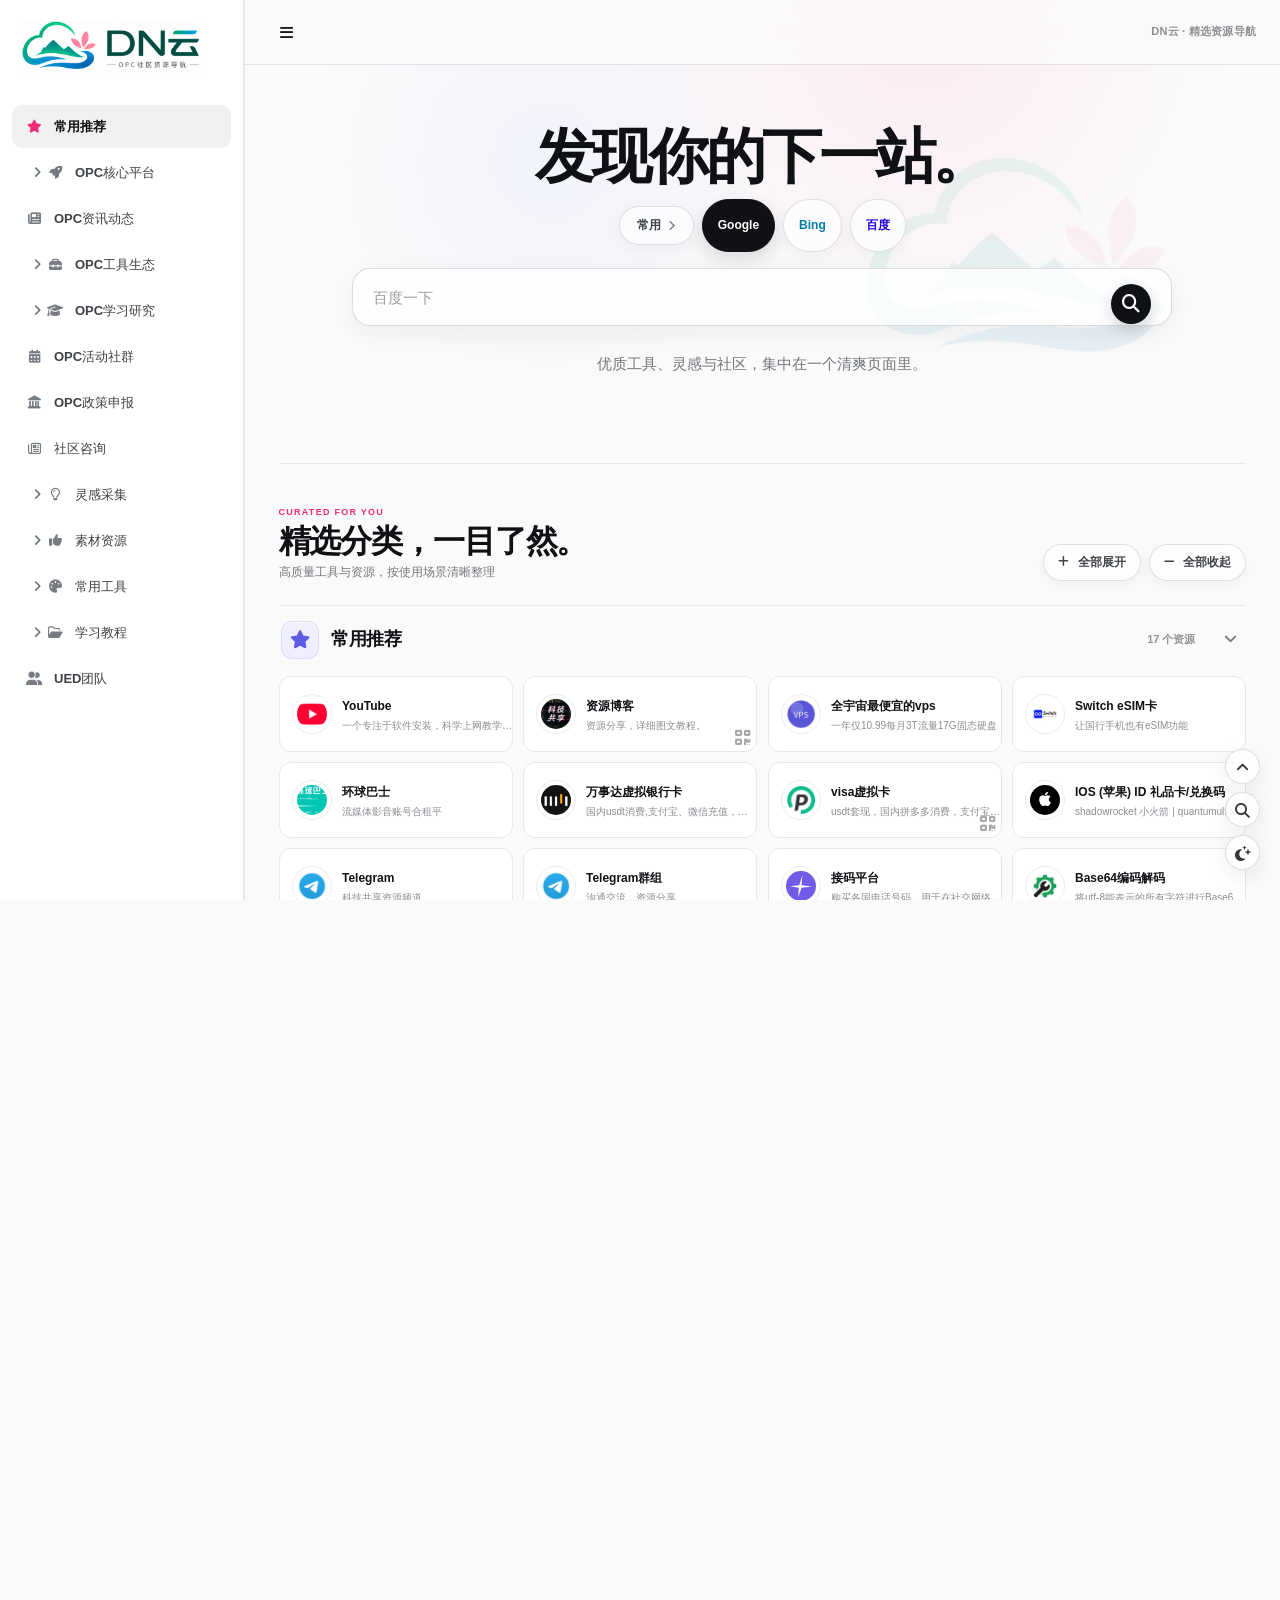
<file: index.html>
<!doctype html><html lang=zh-CN><head><meta name=generator content="Hugo 0.164.0"><meta name=google-adsense-account content="ca-pub-7982305875180871"><meta name=google-site-verification content="m_2TxnVm-iv571sl3xM-gZfbBIJLT-brmzoUzK9-9FE"><meta charset=UTF-8><meta name=viewport content="width=device-width,initial-scale=1,minimum-scale=1,maximum-scale=1,user-scalable=no"><title>DN云导航站</title><meta name=theme-color content="#2C2E2F"><meta name=keywords content="网址导航,webstack,hugo,vpn,科学上网，免费节点，爱分享，科技共享"><meta name=description content="Webstack Hugo版主题,网址导航"><meta property="og:type" content="article"><meta property="og:url" content><meta property="og:title" content><meta property="og:description" content><meta property="og:image" content><meta property="og:site_name" content><link rel="shortcut icon" href=./images/favicon.png><link rel=apple-touch-icon href=./images/app-ico.png><link rel=stylesheet id=font-awesome-css href='./css/font-awesome.min.css?ver=6.5.1' type=text/css media=all><link rel=stylesheet id=bootstrap-css href='./css/bootstrap.css?ver=3.4.1' type=text/css media=all><link rel=stylesheet id=nav-css href='./css/nav.css?ver=2.0.0' type=text/css media=all><link rel=stylesheet id=custom-css href=./css/custom.css type=text/css media=all><link rel=stylesheet id=instagram-light-preview-css href='./css/instagram-light-preview.css?v=20260712-5' type=text/css media=all><script type=text/javascript src=./js/jquery-1.11.1.min.js></script></head><body class="page-body white"><div class=page-container><div class="sidebar-menu toggle-others fixed"><div class=sidebar-menu-inner><header class=logo-env><div class=logo><a href=./ class=logo-expanded><span class=brand-logo-crop><img src="./images/dnyun-brand-logo.png?v=20260712" alt="DN云 OPC社区资源导航"></span>
</a><a href=./ class=logo-collapsed><span class=brand-logo-icon-crop><img src="./images/dnyun-brand-icon.png?v=20260712" alt=DN云></span></a></div><div class="mobile-menu-toggle visible-xs"><a href=# data-toggle=mobile-menu><i class="fa fa-bars"></i></a></div></header><ul id=main-menu class=main-menu><li><a href=#366a7288b80ec8882b88467447296837 class=smooth><i class="fa fa-star fa-fw"></i>
<span class=title>常用推荐</span></a></li><li><a><i class="fa fa-solid fa-rocket fa-fw"></i>
<span class=title>OPC核心平台</span></a><ul><li><a href=#bc6d93403e0d4b6e152e66bb7ad84635 class=smooth>综合服务平台</a></li><li><a href=#96b5508b17487b1d0b2def25daf61b29 class=smooth>社区运营方</a></li></ul></li><li><a href=#eece01fb45a383cba5bdfe2c8248f02c class=smooth><i class="fa fa-solid fa-newspaper fa-fw"></i>
<span class=title>OPC资讯动态</span></a></li><li><a><i class="fa fa-solid fa-toolbox fa-fw"></i>
<span class=title>OPC工具生态</span></a><ul><li><a href=#8e8f34f13fa98afe0698b703ce8c48c0 class=smooth>AI智能体平台</a></li><li><a href=#3d7793344af6ae29d9d9b5e040ff32e7 class=smooth>算力与云服务</a></li><li><a href=#ba14e132c2e55f26418062024a46843a class=smooth>创业服务</a></li></ul></li><li><a><i class="fa fa-solid fa-graduation-cap fa-fw"></i>
<span class=title>OPC学习研究</span></a><ul><li><a href=#22416ffb229f8364fc6bcb3ac0e2e840 class=smooth>研究报告</a></li><li><a href=#97f0f6020d6e5e3a927bae40589ae112 class=smooth>入门指南</a></li><li><a href=#07cb673671151c2d6920e2a4d04248ca class=smooth>培训课程</a></li></ul></li><li><a href=#d47b9fc544a8f538e4234becd8009281 class=smooth><i class="fa fa-solid fa-calendar-days fa-fw"></i>
<span class=title>OPC活动社群</span></a></li><li><a href=#9bf84d2671d2d81503883e3f33ccecec class=smooth><i class="fa fa-solid fa-landmark fa-fw"></i>
<span class=title>OPC政策申报</span></a></li><li><a href=#092fbb6f773ffb5314a852a38664a2a1 class=smooth><i class="fa fa-regular fa-newspaper fa-fw"></i>
<span class=title>社区咨询</span></a></li><li><a><i class="fa fa-regular fa-lightbulb fa-fw"></i>
<span class=title>灵感采集</span></a><ul><li><a href=#84abd2cbbaf4218b38d2dd79ca70dc92 class=smooth>发现产品</a></li><li><a href=#570e5ec34a88b89290e10556e7334e08 class=smooth>界面灵感</a></li><li><a href=#371e1f152a570c6d187fbca96ae3fa20 class=smooth>网页灵感</a></li></ul></li><li><a><i class="fa fa-thumbs-up fa-fw"></i>
<span class=title>素材资源</span></a><ul><li><a href=#7866a35b09d466b9cf0295af54d30d53 class=smooth>图标素材</a></li><li><a href=#81714483f39f647dd47ea0746f5b0cf5 class=smooth>LOGO设计</a></li><li><a href=#ff65f7f9721757bf11b0b0c95f1b9446 class=smooth>平面素材</a></li><li><a href=#5ba52971ac84c13888c9a25d4097f481 class=smooth>UI资源</a></li><li><a href=#18d5632b4265eb1f90a8cfb63b0c3978 class=smooth>Sketch资源</a></li><li><a href=#722d3693fc0b9344bb46ee220beac1b6 class=smooth>字体资源</a></li><li><a href=#63467bab109c709f4d915aca5d66f475 class=smooth>Mockup</a></li><li><a href=#66ea037d18426db99a0cf27e055e9470 class=smooth>摄影图库</a></li><li><a href=#113a0a745b4169af0f7646269c12ae66 class=smooth>PPT资源</a></li></ul></li><li><a><i class="fa fa-palette fa-fw"></i>
<span class=title>常用工具</span></a><ul><li><a href=#4fbc8ba07df90bae306d8e3b83fc5a21 class=smooth>图形创意</a></li><li><a href=#542c016a714d85715d206c8892fba01f class=smooth>界面设计</a></li><li><a href=#cc7b327bd059e5854b69251c2ebfc9f1 class=smooth>交互动效</a></li><li><a href=#31e51a60697ff3fb1d1c4934cce67921 class=smooth>在线配色</a></li><li><a href=#9c2232288caaa8ec40948cef6a786ac2 class=smooth>在线工具</a></li><li><a href=#f7b8f3b77e50bac34690a43288512f63 class=smooth>Chrome插件</a></li></ul></li><li><a><i class="fa fa-regular fa-folder-open fa-fw"></i>
<span class=title>学习教程</span></a><ul><li><a href=#33d3098041927a26a98ed4c6822c9687 class=smooth>设计规范</a></li><li><a href=#aec25b122d7aceb3dd3b64cf71858ed2 class=smooth>视频教程</a></li><li><a href=#a8179bf9aae5c39ae476d65d6abf348f class=smooth>设计文章</a></li><li><a href=#106407e0c6c09e7f5a88e8793b2a667a class=smooth>设计电台</a></li><li><a href=#6391e9b2feb55edffab42ccdff007499 class=smooth>交互设计</a></li></ul></li><li><a href=#8fd180b4952900ea6e000e30431bc4b6 class=smooth><i class="fa fa-user-group fa-fw"></i>
<span class=title>UED团队</span></a></li></ul></div></div><div class=main-content><nav class="navbar user-info-navbar" role=navigation><div class=navbar-content><ul class="user-info-menu left-links list-inline list-unstyled"><li class=hidden-xs><a href=# data-toggle=sidebar><i class="fa fa-bars"></i></a></li></ul></div></nav><div id=search class=s-search><div id=search-list class=hide-type-list><div class=s-type><span></span><div class="s-type-list animated fadeInUp"><label for=type-baidu>常用</label>
<label for=type-search>搜索</label>
<label for=type-br>工具</label>
<label for=type-zhihu>社区</label>
<label for=type-taobao1>生活</label>
<label for=type-zhaopin>求职</label></div></div><div class="search-group group-a"><span class=type-text>常用</span><ul class=search-type><li><input checked hidden type=radio name=type id=type-baidu value="https://www.baidu.com/s?wd=" data-placeholder=百度一下><label for=type-baidu><span style=color:#2100e0>百度</span></label></li><li><input hidden type=radio name=type id=type-google value="https://www.google.com/search?q=" data-placeholder=谷歌一下><label for=type-google><span style=color:#3b83fa>G</span><span style=color:#f3442c>o</span><span style=color:#ffc300>o</span><span style=color:#4696f8>g</span><span style=color:#2cab4e>l</span><span style=color:#f54231>e</span></label></li><li><input hidden type=radio name=type id=type-bing1 value="https://cn.bing.com/search?q=" data-placeholder=微软Bing搜索><label for=type-bing1><span style=color:#007daa>Bing</span></label></li></ul></div><div class="search-group group-b"><span class=type-text>搜索</span><ul class=search-type><li><input hidden type=radio name=type id=type-search value="https://www.baidu.com/s?wd=" data-placeholder=百度一下><label for=type-search><span style=color:#2319dc>百度</span></label></li><li><input hidden type=radio name=type id=type-google1 value="https://www.google.com/search?q=" data-placeholder=谷歌两下><label for=type-google1><span style=color:#3b83fa>G</span><span style=color:#f3442c>o</span><span style=color:#ffc300>o</span><span style=color:#4696f8>g</span><span style=color:#2cab4e>l</span><span style=color:#f54231>e</span></label></li><li><input hidden type=radio name=type id=type-360 value="https://www.so.com/s?q=" data-placeholder=360好搜><label for=type-360><span style=color:#19b955>360</span></label></li><li><input hidden type=radio name=type id=type-sogo value="https://www.sogou.com/web?query=" data-placeholder=搜狗搜索><label for=type-sogo><span style=color:#ff5943>搜狗</span></label></li><li><input hidden type=radio name=type id=type-bing value="https://cn.bing.com/search?q=" data-placeholder=微软Bing搜索><label for=type-bing><span style=color:#007daa>Bing</span></label></li><li><input hidden type=radio name=type id=type-sm value="https://yz.m.sm.cn/s?q=" data-placeholder=UC移动端搜索><label for=type-sm><span style=color:#ff8608>神马</span></label></li></ul></div><div class="search-group group-c"><span class=type-text>工具</span><ul class=search-type><li><input hidden type=radio name=type id=type-br value=http://rank.chinaz.com/all/ data-placeholder=请输入网址(不带http://)><label for=type-br><span style=color:#55a300>权重查询</span></label></li><li><input hidden type=radio name=type id=type-links value=http://link.chinaz.com/ data-placeholder=请输入网址(不带http://)><label for=type-links><span style=color:#313439>友链检测</span></label></li><li><input hidden type=radio name=type id=type-icp value=https://icp.aizhan.com/ data-placeholder=请输入网址(不带http://)><label for=type-icp><span style=color:#ffac00>备案查询</span></label></li><li><input hidden type=radio name=type id=type-ping value=http://ping.chinaz.com/ data-placeholder=请输入网址(不带http://)><label for=type-ping><span style=color:#00599e>PING检测</span></label></li><li><input hidden type=radio name=type id=type-404 value="http://tool.chinaz.com/Links/?DAddress=" data-placeholder=请输入网址(不带http://)><label for=type-404><span style=color:red>死链检测</span></label></li><li><input hidden type=radio name=type id=type-ciku value="http://www.ciku5.com/s?wd=" data-placeholder=请输入关键词><label for=type-ciku><span style=color:#016dbd>关键词挖掘</span></label></li></ul></div><div class="search-group group-d"><span class=type-text>社区</span><ul class=search-type><li><input hidden type=radio name=type id=type-zhihu value="https://www.zhihu.com/search?type=content&q=" data-placeholder=知乎><label for=type-zhihu><span style=color:#0084ff>知乎</span></label></li><li><input hidden type=radio name=type id=type-wechat value="http://weixin.sogou.com/weixin?type=2&query=" data-placeholder=微信><label for=type-wechat><span style=color:#00a06a>微信</span></label></li><li><input hidden type=radio name=type id=type-weibo value=http://s.weibo.com/weibo/ data-placeholder=微博><label for=type-weibo><span style=color:#e6162d>微博</span></label></li><li><input hidden type=radio name=type id=type-douban value="https://www.douban.com/search?q=" data-placeholder=豆瓣><label for=type-douban><span style=color:#55a300>豆瓣</span></label></li><li><input hidden type=radio name=type id=type-why value="https://ask.seowhy.com/search/?q=" data-placeholder=SEO问答社区><label for=type-why><span style=color:#428bca>搜外问答</span></label></li></ul></div><div class="search-group group-e"><span class=type-text>生活</span><ul class=search-type><li><input hidden type=radio name=type id=type-taobao1 value="https://s.taobao.com/search?q=" data-placeholder=淘宝><label for=type-taobao1><span style=color:#f40>淘宝</span></label></li><li><input hidden type=radio name=type id=type-jd value="https://search.jd.com/Search?keyword=" data-placeholder=京东><label for=type-jd><span style=color:#c91623>京东</span></label></li><li><input hidden type=radio name=type id=type-xiachufang value="http://www.xiachufang.com/search/?keyword=" data-placeholder=下厨房><label for=type-xiachufang><span style=color:#dd3915>下厨房</span></label></li><li><input hidden type=radio name=type id=type-xiangha value="https://www.xiangha.com/so/?q=caipu&s=" data-placeholder=香哈菜谱><label for=type-xiangha><span style=color:#930>香哈菜谱</span></label></li><li><input hidden type=radio name=type id=type-12306 value=http://www.12306.cn/? data-placeholder=12306><label for=type-12306><span style=color:#07f>12306</span></label></li><li><input hidden type=radio name=type id=type-qunar value=https://www.qunar.com/? data-placeholder=去哪儿><label for=type-qunar><span style=color:#00afc7>去哪儿</span></label></li><li><input hidden type=radio name=type id=type-快递100 value=http://www.kuaidi100.com/? data-placeholder=快递100><label for=type-快递100><span style=color:#3278e6>快递100</span></label></li></ul></div><div class="search-group group-f"><span class=type-text>求职</span><ul class=search-type><li><input hidden type=radio name=type id=type-zhaopin value="https://sou.zhaopin.com/jobs/searchresult.ashx?kw=" data-placeholder=智联招聘><label for=type-zhaopin><span style=color:#689fee>智联招聘</span></label></li><li><input hidden type=radio name=type id=type-51job value=https://search.51job.com/? data-placeholder=前程无忧><label for=type-51job><span style=color:#ff6000>前程无忧</span></label></li><li><input hidden type=radio name=type id=type-lagou value=https://www.lagou.com/jobs/list_ data-placeholder=拉钩网><label for=type-lagou><span style=color:#00b38a>拉钩网</span></label></li><li><input hidden type=radio name=type id=type-liepin value="https://www.liepin.com/zhaopin/?key=" data-placeholder=猎聘网><label for=type-liepin><span style=color:#303a40>猎聘网</span></label></li></ul></div></div><form action="?s=" method=get target=_blank id=super-search-fm><input type=text id=search-text placeholder=输入关键字搜索 style=outline:0><button type=submit><i class="fa fa-search"></i></button></form><div class="set-check hidden-xs"><input type=checkbox id=set-search-blank class=bubble-3 autocomplete=off></div></div><script type=text/javascript>eval(function(e,t,n,s,o,i){if(o=function(e){return(e<t?"":o(parseInt(e/t)))+(35<(e%=t)?String.fromCharCode(e+29):e.toString(36))},!"".replace(/^/,String)){for(;n--;)i[o(n)]=s[n]||o(n);s=[function(e){return i[e]}],o=function(){return"\\w+"},n=1}for(;n--;)s[n]&&(e=e.replace(new RegExp("\\b"+o(n)+"\\b","g"),s[n]));return e}(`!2(){2 g(){h(),i(),j(),k()}2 h(){d.9=s()}2 i(){z a=4.8('A[B="7"][5="'+p()+'"]');a&&(a.9=!0,l(a))}2 j(){v(u())}2 k(){w(t())}2 l(a){P(z b=0;b<e.O;b++)e[b].I.1c("s-M");a.F.F.F.I.V("s-M")}2 m(a,b){E.H.S("L"+a,b)}2 n(a){6 E.H.Y("L"+a)}2 o(a){f=a.3,v(u()),w(a.3.5),m("7",a.3.5),c.K(),l(a.3)}2 p(){z b=n("7");6 b||a[0].5}2 q(a){m("J",a.3.9?1:-1),x(a.3.9)}2 r(a){6 a.11(),""==c.5?(c.K(),!1):(w(t()+c.5),x(s()),s()?E.U(b.G,+T X):13.Z=b.G,10 0)}2 s(){z a=n("J");6 a?1==a:!0}2 t(){6 4.8('A[B="7"]:9').5}2 u(){6 4.8('A[B="7"]:9').W("14-N")}2 v(a){c.1e("N",a)}2 w(a){b.G=a}2 x(a){a?b.3="1a":b.16("3")}z y,a=4.R('A[B="7"]'),b=4.8("#18-C-19"),c=4.8("#C-12"),d=4.8("#17-C-15"),e=4.R(".C-1b"),f=a[0];P(g(),y=0;y<a.O;y++)a[y].D("Q",o);d.D("Q",q),b.D("1d",r)}();`,62,77,"||function|target|document|value|return|type|querySelector|checked||||||||||||||||||||||||||var|input|name|search|addEventListener|window|parentNode|action|localStorage|classList|newWindow|focus|superSearch|current|placeholder|length|for|change|querySelectorAll|setItem|new|open|add|getAttribute|Date|getItem|href|void|preventDefault|text|location|data|blank|removeAttribute|set|super|fm|_blank|group|remove|submit|setAttribute".split("|"),0,{}))</script><div class=content-toolbar aria-label=分类显示控制><div class=content-toolbar__copy><span class=eyebrow>CURATED FOR YOU</span>
<strong>精选分类，一目了然。</strong>
<span>高质量工具与资源，按使用场景清晰整理</span></div><div class=content-toolbar__actions><button type=button class=section-action id=expand-all-sections><i class="fa fa-plus"></i> 全部展开</button>
<button type=button class=section-action id=collapse-all-sections><i class="fa fa-minus"></i> 全部收起</button></div></div><div class=sites-list style=margin-bottom:8.5rem><section class=category-section data-section-id=366a7288b80ec8882b88467447296837><button type=button class=category-toggle aria-expanded=true aria-controls=section-366a7288b80ec8882b88467447296837>
<span class=category-title><span class=category-icon><i class="fa fa-star" id=366a7288b80ec8882b88467447296837></i></span><span>常用推荐</span></span>
<span class=category-meta><span class=category-count>17 个资源</span><i class="fa fa-angle-down category-chevron"></i></span></button><div class="category-body row" id=section-366a7288b80ec8882b88467447296837><div class="xe-card col-xs-6 col-sm-4 col-md-3 geticon"><a href=https://www.youtube.com/channel/UCgV1t5fHFvAVPyprEWvuIzg/ target=_blank class="xe-widget xe-conversations box2 label-info" data-toggle=tooltip data-placement=bottom title="一个专注于软件安装，科学上网教学的频道！ https://www.youtube.com/channel/UCgV1t5fHFvAVPyprEWvuIzg/"><div class=xe-comment-entry><div class=xe-user-img><img class="img-circle lazy" src=./images/favicon.png data-src=images/logos/auto/youtube-com.png onerror='this.src="./images/favicon.png"' width=40 loading=lazy decoding=async fetchpriority=low></div><div class=xe-comment><div class="xe-user-name overflowClip_1"><strong>YouTube</strong></div><p class=overflowClip_2>一个专注于软件安装，科学上网教学的频道！</p></div></div></a></div><div class="xe-card col-xs-6 col-sm-4 col-md-3 qrcode geticon"><a href=https://kjgx668.blogspot.com/ target=_blank class="xe-widget xe-conversations box2 label-info" data-toggle=tooltip data-placement=bottom data-html=true title="<img src='images/qrcodes/bk.png' width='128'>"><div class=xe-comment-entry><div class=xe-user-img><img class="img-circle lazy" src=./images/favicon.png data-src=images/logos/kjgxa999f-kjgx1fr3l-001.ico onerror='this.src="./images/favicon.png"' width=40 loading=lazy decoding=async fetchpriority=low></div><div class=xe-comment><div class="xe-user-name overflowClip_1"><strong>资源博客</strong></div><p class=overflowClip_2>资源分享，详细图文教程。</p></div></div></a></div><div class="xe-card col-xs-6 col-sm-4 col-md-3 geticon"><a href="https://my.racknerd.com/aff.php?aff=13491" target=_blank class="xe-widget xe-conversations box2 label-info" data-toggle=tooltip data-placement=bottom title="一年仅10.99每月3T流量17G固态硬盘 https://my.racknerd.com/aff.php?aff=13491"><div class=xe-comment-entry><div class=xe-user-img><img class="img-circle lazy" src=./images/favicon.png data-src=images/logos/generated/vps.png onerror='this.src="./images/favicon.png"' width=40 loading=lazy decoding=async fetchpriority=low></div><div class=xe-comment><div class="xe-user-name overflowClip_1"><strong>全宇宙最便宜的vps</strong></div><p class=overflowClip_2>一年仅10.99每月3T流量17G固态硬盘</p></div></div></a></div><div class="xe-card col-xs-6 col-sm-4 col-md-3 geticon"><a href=https://s.tb.cn/c.0wEMb6 target=_blank class="xe-widget xe-conversations box2 label-info" data-toggle=tooltip data-placement=bottom title="让国行手机也有eSIM功能 https://s.tb.cn/c.0wEMb6"><div class=xe-comment-entry><div class=xe-user-img><img class="img-circle lazy" src=./images/favicon.png data-src=images/logos/Switch.jpg onerror='this.src="./images/favicon.png"' width=40 loading=lazy decoding=async fetchpriority=low></div><div class=xe-comment><div class="xe-user-name overflowClip_1"><strong>Switch eSIM卡</strong></div><p class=overflowClip_2>让国行手机也有eSIM功能</p></div></div></a></div><div class="xe-card col-xs-6 col-sm-4 col-md-3 geticon"><a href="https://universalbus.cn?s=gB8CJKmJdd" target=_blank class="xe-widget xe-conversations box2 label-info" data-toggle=tooltip data-placement=bottom title="流媒体影音账号合租平 https://universalbus.cn?s=gB8CJKmJdd"><div class=xe-comment-entry><div class=xe-user-img><img class="img-circle lazy" src=./images/favicon.png data-src=images/logos/HQBS.png onerror='this.src="./images/favicon.png"' width=40 loading=lazy decoding=async fetchpriority=low></div><div class=xe-comment><div class="xe-user-name overflowClip_1"><strong>环球巴士</strong></div><p class=overflowClip_2>流媒体影音账号合租平</p></div></div></a></div><div class="xe-card col-xs-6 col-sm-4 col-md-3 geticon"><a href="https://www.bybit.com/invite?ref=QAM3MOJ" target=_blank class="xe-widget xe-conversations box2 label-info" data-toggle=tooltip data-placement=bottom title="国内usdt消费,支付宝、微信充值，海外消费。 https://www.bybit.com/invite?ref=QAM3MOJ"><div class=xe-comment-entry><div class=xe-user-img><img class="img-circle lazy" src=./images/favicon.png data-src=images/logos/auto/bybit-com.png onerror='this.src="./images/favicon.png"' width=40 loading=lazy decoding=async fetchpriority=low></div><div class=xe-comment><div class="xe-user-name overflowClip_1"><strong>万事达虚拟银行卡</strong></div><p class=overflowClip_2>国内usdt消费,支付宝、微信充值，海外消费。</p></div></div></a></div><div class="xe-card col-xs-6 col-sm-4 col-md-3 qrcode geticon"><a href="https://app.pokepay.cc/pages/passport/invitation?r=145892" target=_blank class="xe-widget xe-conversations box2 label-info" data-toggle=tooltip data-placement=bottom data-html=true title="<img src='images/qrcodes/usdt.png' width='128'>"><div class=xe-comment-entry><div class=xe-user-img><img class="img-circle lazy" src=./images/favicon.png data-src=images/logos/auto/app-pokepay-cc.png onerror='this.src="./images/favicon.png"' width=40 loading=lazy decoding=async fetchpriority=low></div><div class=xe-comment><div class="xe-user-name overflowClip_1"><strong>visa虚拟卡</strong></div><p class=overflowClip_2>usdt套现，国内拼多多消费，支付宝消费</p></div></div></a></div><div class="xe-card col-xs-6 col-sm-4 col-md-3 geticon"><a href="https://app.xintaifree.com?from=5431/" target=_blank class="xe-widget xe-conversations box2 label-info" data-toggle=tooltip data-placement=bottom title="shadowrocket 小火箭 | quantumult x 圈x | 礼品卡/兑换码 | ChatGPT plus 应有尽有！⏰客服在线时间08:00-23:00 https://app.xintaifree.com?from=5431/"><div class=xe-comment-entry><div class=xe-user-img><img class="img-circle lazy" src=./images/favicon.png data-src=images/logos/5eac6d69dc12980944f98.jpg onerror='this.src="./images/favicon.png"' width=40 loading=lazy decoding=async fetchpriority=low></div><div class=xe-comment><div class="xe-user-name overflowClip_1"><strong>IOS (苹果) ID 礼品卡/兑换码</strong></div><p class=overflowClip_2>shadowrocket 小火箭 | quantumult x 圈x | 礼品卡/兑换码 | ChatGPT plus 应有尽有！⏰客服在线时间08:00-23:00</p></div></div></a></div><div class="xe-card col-xs-6 col-sm-4 col-md-3 geticon"><a href=https://t.me/kjgxZY/ target=_blank class="xe-widget xe-conversations box2 label-info" data-toggle=tooltip data-placement=bottom title="科技共享资源频道 https://t.me/kjgxZY/"><div class=xe-comment-entry><div class=xe-user-img><img class="img-circle lazy" src=./images/favicon.png data-src=images/logos/auto/t-me.png onerror='this.src="./images/favicon.png"' width=40 loading=lazy decoding=async fetchpriority=low></div><div class=xe-comment><div class="xe-user-name overflowClip_1"><strong>Telegram</strong></div><p class=overflowClip_2>科技共享资源频道</p></div></div></a></div><div class="xe-card col-xs-6 col-sm-4 col-md-3 geticon"><a href=https://t.me/+qf_DtRZ90ys2ZDBl/ target=_blank class="xe-widget xe-conversations box2 label-info" data-toggle=tooltip data-placement=bottom title="沟通交流，资源分享 https://t.me/+qf_DtRZ90ys2ZDBl/"><div class=xe-comment-entry><div class=xe-user-img><img class="img-circle lazy" src=./images/favicon.png data-src=images/logos/auto/t-me.png onerror='this.src="./images/favicon.png"' width=40 loading=lazy decoding=async fetchpriority=low></div><div class=xe-comment><div class="xe-user-name overflowClip_1"><strong>Telegram群组</strong></div><p class=overflowClip_2>沟通交流，资源分享</p></div></div></a></div><div class="xe-card col-xs-6 col-sm-4 col-md-3 geticon"><a href="https://hero-sms.com/?ref=489021/" target=_blank class="xe-widget xe-conversations box2 label-info" data-toggle=tooltip data-placement=bottom title="购买各国电话号码，用于在社交网络、聊天工具和其他服务中注册。 https://hero-sms.com/?ref=489021/"><div class=xe-comment-entry><div class=xe-user-img><img class="img-circle lazy" src=./images/favicon.png data-src=images/logos/auto/hero-sms-com.png onerror='this.src="./images/favicon.png"' width=40 loading=lazy decoding=async fetchpriority=low></div><div class=xe-comment><div class="xe-user-name overflowClip_1"><strong>接码平台</strong></div><p class=overflowClip_2>购买各国电话号码，用于在社交网络、聊天工具和其他服务中注册。</p></div></div></a></div><div class="xe-card col-xs-6 col-sm-4 col-md-3 geticon"><a href=https://99688988.xyz/base64-string-converter/ target=_blank class="xe-widget xe-conversations box2 label-info" data-toggle=tooltip data-placement=bottom title="将utf-8能表示的所有字符进行Base64编码加密解密 https://99688988.xyz/base64-string-converter/"><div class=xe-comment-entry><div class=xe-user-img><img class="img-circle lazy" src=./images/favicon.png data-src=images/logos/auto/99688988-xyz.png onerror='this.src="./images/favicon.png"' width=40 loading=lazy decoding=async fetchpriority=low></div><div class=xe-comment><div class="xe-user-name overflowClip_1"><strong>Base64编码解码</strong></div><p class=overflowClip_2>将utf-8能表示的所有字符进行Base64编码加密解密</p></div></div></a></div><div class="xe-card col-xs-6 col-sm-4 col-md-3 geticon"><a href=https://www.wenshushu.cn/ target=_blank class="xe-widget xe-conversations box2 label-info" data-toggle=tooltip data-placement=bottom title="传临时文件,大文件、永不限速 https://www.wenshushu.cn/"><div class=xe-comment-entry><div class=xe-user-img><img class="img-circle lazy" src=./images/favicon.png data-src=images/logos/auto/wenshushu-cn.png onerror='this.src="./images/favicon.png"' width=40 loading=lazy decoding=async fetchpriority=low></div><div class=xe-comment><div class="xe-user-name overflowClip_1"><strong>文叔叔</strong></div><p class=overflowClip_2>传临时文件,大文件、永不限速</p></div></div></a></div><div class="xe-card col-xs-6 col-sm-4 col-md-3 geticon"><a href=https://clipboard.168668520.xyz/ target=_blank class="xe-widget xe-conversations box2 label-info" data-toggle=tooltip data-placement=bottom title="提供数据暂存和传送服务 https://clipboard.168668520.xyz/"><div class=xe-comment-entry><div class=xe-user-img><img class="img-circle lazy" src=./images/favicon.png data-src=images/logos/generated/clipboard.png onerror='this.src="./images/favicon.png"' width=40 loading=lazy decoding=async fetchpriority=low></div><div class=xe-comment><div class="xe-user-name overflowClip_1"><strong>网络剪贴板</strong></div><p class=overflowClip_2>提供数据暂存和传送服务</p></div></div></a></div><div class="xe-card col-xs-6 col-sm-4 col-md-3 geticon"><a href=https://99688988.xyz/uuid-generator/ target=_blank class="xe-widget xe-conversations box2 label-info" data-toggle=tooltip data-placement=bottom title="UUID在线生成 https://99688988.xyz/uuid-generator/"><div class=xe-comment-entry><div class=xe-user-img><img class="img-circle lazy" src=./images/favicon.png data-src=images/logos/auto/99688988-xyz.png onerror='this.src="./images/favicon.png"' width=40 loading=lazy decoding=async fetchpriority=low></div><div class=xe-comment><div class="xe-user-name overflowClip_1"><strong>UUID生成</strong></div><p class=overflowClip_2>UUID在线生成</p></div></div></a></div><div class="xe-card col-xs-6 col-sm-4 col-md-3 geticon"><a href="https://share.qingdouyin.com/app/sub-commission-download/1652420599279?type=&amp;code=EWDJXS/" target=_blank class="xe-widget xe-conversations box2 label-info" data-toggle=tooltip data-placement=bottom title="涨粉、引流、工具、选品、自购等一站式服务，总有一款适合你！全网达人都在用。 https://share.qingdouyin.com/app/sub-commission-download/1652420599279?type=&amp;code=EWDJXS/"><div class=xe-comment-entry><div class=xe-user-img><img class="img-circle lazy" src=./images/favicon.png data-src=images/logos/generated/qingdou.png onerror='this.src="./images/favicon.png"' width=40 loading=lazy decoding=async fetchpriority=low></div><div class=xe-comment><div class="xe-user-name overflowClip_1"><strong>轻抖</strong></div><p class=overflowClip_2>涨粉、引流、工具、选品、自购等一站式服务，总有一款适合你！全网达人都在用。</p></div></div></a></div><div class="xe-card col-xs-6 col-sm-4 col-md-3 geticon"><a href="https://dt.bd.cn/#/pages/login/register?invite_code=516557" target=_blank class="xe-widget xe-conversations box2 label-info" data-toggle=tooltip data-placement=bottom title="一线的APP推广项目分发和流量变现平台 https://dt.bd.cn/#/pages/login/register?invite_code=516557"><div class=xe-comment-entry><div class=xe-user-img><img class="img-circle lazy" src=./images/favicon.png data-src=images/logos/generated/traffic.png onerror='this.src="./images/favicon.png"' width=40 loading=lazy decoding=async fetchpriority=low></div><div class=xe-comment><div class="xe-user-name overflowClip_1"><strong>流量变现</strong></div><p class=overflowClip_2>一线的APP推广项目分发和流量变现平台</p></div></div></a></div></div></section><section class=category-section data-section-id=bc6d93403e0d4b6e152e66bb7ad84635><button type=button class=category-toggle aria-expanded=true aria-controls=section-bc6d93403e0d4b6e152e66bb7ad84635>
<span class=category-title><span class=category-icon><i class="fa fa-solid fa-layer-group" id=bc6d93403e0d4b6e152e66bb7ad84635></i></span><span>综合服务平台</span></span>
<span class=category-meta><span class=category-count>7 个资源</span><i class="fa fa-angle-down category-chevron"></i></span></button><div class="category-body row" id=section-bc6d93403e0d4b6e152e66bb7ad84635><div class="xe-card col-xs-6 col-sm-4 col-md-3 geticon"><a href=https://www.hnysls.cn/ target=_blank class="xe-widget xe-conversations box2 label-info" data-toggle=tooltip data-placement=bottom title="湖南云上栏山数据服务有限公司支持设立，提供算力支撑、合规指导、融资对接、场景落地等全链路服务，赋能AI个体创业。 https://www.hnysls.cn/"><div class=xe-comment-entry><div class=xe-user-img><img class="img-circle lazy" src=./images/favicon.png data-src=images/logos/generated/yunshang.png onerror='this.src="./images/favicon.png"' width=40 loading=lazy decoding=async fetchpriority=low></div><div class=xe-comment><div class="xe-user-name overflowClip_1"><strong>OPC社区（云上栏山）</strong></div><p class=overflowClip_2>湖南云上栏山数据服务有限公司支持设立，提供算力支撑、合规指导、融资对接、场景落地等全链路服务，赋能AI个体创业。</p></div></div></a></div><div class="xe-card col-xs-6 col-sm-4 col-md-3 geticon"><a href=https://weopc.com.cn/ target=_blank class="xe-widget xe-conversations box2 label-info" data-toggle=tooltip data-placement=bottom title="连接全国OPC社区，覆盖26+城市136个社区，提供免费工位、算力补贴、项目投资、订单对接等全周期创业支持。 https://weopc.com.cn/"><div class=xe-comment-entry><div class=xe-user-img><img class="img-circle lazy" src=./images/favicon.png data-src=images/logos/auto/weopc-com-cn.png onerror='this.src="./images/favicon.png"' width=40 loading=lazy decoding=async fetchpriority=low></div><div class=xe-comment><div class="xe-user-name overflowClip_1"><strong>WeOPC 全国一站式平台</strong></div><p class=overflowClip_2>连接全国OPC社区，覆盖26+城市136个社区，提供免费工位、算力补贴、项目投资、订单对接等全周期创业支持。</p></div></div></a></div><div class="xe-card col-xs-6 col-sm-4 col-md-3 geticon"><a href=https://www.opczone.cn/ target=_blank class="xe-widget xe-conversations box2 label-info" data-toggle=tooltip data-placement=bottom title="AI创新创业赋能平台，集算力服务、项目路演、创业加速、课程培训、活动对接于一体的一站式创业服务平台。 https://www.opczone.cn/"><div class=xe-comment-entry><div class=xe-user-img><img class="img-circle lazy" src=./images/favicon.png data-src=images/logos/generated/opczone.png onerror='this.src="./images/favicon.png"' width=40 loading=lazy decoding=async fetchpriority=low></div><div class=xe-comment><div class="xe-user-name overflowClip_1"><strong>OPC社区网</strong></div><p class=overflowClip_2>AI创新创业赋能平台，集算力服务、项目路演、创业加速、课程培训、活动对接于一体的一站式创业服务平台。</p></div></div></a></div><div class="xe-card col-xs-6 col-sm-4 col-md-3 geticon"><a href=https://opcservice.cn/ target=_blank class="xe-widget xe-conversations box2 label-info" data-toggle=tooltip data-placement=bottom title="赋能超级个体，成就一人公司，提供算力补贴、政策申报、创业指导等综合服务。 https://opcservice.cn/"><div class=xe-comment-entry><div class=xe-user-img><img class="img-circle lazy" src=./images/favicon.png data-src=images/logos/auto/opcservice-cn.png onerror='this.src="./images/favicon.png"' width=40 loading=lazy decoding=async fetchpriority=low></div><div class=xe-comment><div class="xe-user-name overflowClip_1"><strong>OPC一站式服务平台</strong></div><p class=overflowClip_2>赋能超级个体，成就一人公司，提供算力补贴、政策申报、创业指导等综合服务。</p></div></div></a></div><div class="xe-card col-xs-6 col-sm-4 col-md-3 geticon"><a href=https://opcwang.com/ target=_blank class="xe-widget xe-conversations box2 label-info" data-toggle=tooltip data-placement=bottom title="提供一人公司政策、创业指南、赚钱模式与AI算力租赁、智能体工具，助力超级个体单人成军、快速变现。 https://opcwang.com/"><div class=xe-comment-entry><div class=xe-user-img><img class="img-circle lazy" src=./images/favicon.png data-src=images/logos/auto/opcwang-com.png onerror='this.src="./images/favicon.png"' width=40 loading=lazy decoding=async fetchpriority=low></div><div class=xe-comment><div class="xe-user-name overflowClip_1"><strong>OPC网·一人公司网</strong></div><p class=overflowClip_2>提供一人公司政策、创业指南、赚钱模式与AI算力租赁、智能体工具，助力超级个体单人成军、快速变现。</p></div></div></a></div><div class="xe-card col-xs-6 col-sm-4 col-md-3 geticon"><a href=https://opc.stepipro.com/ target=_blank class="xe-widget xe-conversations box2 label-info" data-toggle=tooltip data-placement=bottom title="为创业者提供一站式综合服务：政策解读与补贴申请、AI模型评测与部署、应用场景对接等。 https://opc.stepipro.com/"><div class=xe-comment-entry><div class=xe-user-img><img class="img-circle lazy" src=./images/favicon.png data-src=images/logos/generated/stepipro.png onerror='this.src="./images/favicon.png"' width=40 loading=lazy decoding=async fetchpriority=low></div><div class=xe-comment><div class="xe-user-name overflowClip_1"><strong>OPC社区服务平台（stepipro）</strong></div><p class=overflowClip_2>为创业者提供一站式综合服务：政策解读与补贴申请、AI模型评测与部署、应用场景对接等。</p></div></div></a></div><div class="xe-card col-xs-6 col-sm-4 col-md-3 geticon"><a href=https://opc.mingto.net/ target=_blank class="xe-widget xe-conversations box2 label-info" data-toggle=tooltip data-placement=bottom title="提供OPC办公系统、操作平台、创业工坊，打造可复制·可落地·可盈利的一人公司创业生态。 https://opc.mingto.net/"><div class=xe-comment-entry><div class=xe-user-img><img class="img-circle lazy" src=./images/favicon.png data-src=images/logos/generated/mingto.png onerror='this.src="./images/favicon.png"' width=40 loading=lazy decoding=async fetchpriority=low></div><div class=xe-comment><div class="xe-user-name overflowClip_1"><strong>OPC·明途创业平台</strong></div><p class=overflowClip_2>提供OPC办公系统、操作平台、创业工坊，打造可复制·可落地·可盈利的一人公司创业生态。</p></div></div></a></div></div></section><section class=category-section data-section-id=96b5508b17487b1d0b2def25daf61b29><button type=button class=category-toggle aria-expanded=true aria-controls=section-96b5508b17487b1d0b2def25daf61b29>
<span class=category-title><span class=category-icon><i class="fa fa-solid fa-users" id=96b5508b17487b1d0b2def25daf61b29></i></span><span>社区运营方</span></span>
<span class=category-meta><span class=category-count>3 个资源</span><i class="fa fa-angle-down category-chevron"></i></span></button><div class="category-body row" id=section-96b5508b17487b1d0b2def25daf61b29><div class="xe-card col-xs-6 col-sm-4 col-md-3 geticon"><a href=https://opcstore.com/ target=_blank class="xe-widget xe-conversations box2 label-info" data-toggle=tooltip data-placement=bottom title="同橙科创产业发展集团运营，集成多模型AI工具、数字员工矩阵与算力调度分发，全国布局稳步推进。 https://opcstore.com/"><div class=xe-comment-entry><div class=xe-user-img><img class="img-circle lazy" src=./images/favicon.png data-src=images/logos/auto/opcstore-com.png onerror='this.src="./images/favicon.png"' width=40 loading=lazy decoding=async fetchpriority=low></div><div class=xe-comment><div class="xe-user-name overflowClip_1"><strong>同橙OPC社区平台</strong></div><p class=overflowClip_2>同橙科创产业发展集团运营，集成多模型AI工具、数字员工矩阵与算力调度分发，全国布局稳步推进。</p></div></div></a></div><div class="xe-card col-xs-6 col-sm-4 col-md-3 geticon"><a href=https://www.tongcc.com/ target=_blank class="xe-widget xe-conversations box2 label-info" data-toggle=tooltip data-placement=bottom title="经国家市场监督管理总局批准的全国无区域性科创产业集团，以科技成果转化、创新投资与生态构建为核心使命。 https://www.tongcc.com/"><div class=xe-comment-entry><div class=xe-user-img><img class="img-circle lazy" src=./images/favicon.png data-src=images/logos/auto/tongcc-com.png onerror='this.src="./images/favicon.png"' width=40 loading=lazy decoding=async fetchpriority=low></div><div class=xe-comment><div class="xe-user-name overflowClip_1"><strong>同橙科创（官网）</strong></div><p class=overflowClip_2>经国家市场监督管理总局批准的全国无区域性科创产业集团，以科技成果转化、创新投资与生态构建为核心使命。</p></div></div></a></div><div class="xe-card col-xs-6 col-sm-4 col-md-3 geticon"><a href=https://www.ropeok.com/show_2248.aspx target=_blank class="xe-widget xe-conversations box2 label-info" data-toggle=tooltip data-placement=bottom title='罗普特（688619）联合同橙科创打造，以AI算力赋能沪滇产业，构建"单人成军"新型创业生态。 https://www.ropeok.com/show_2248.aspx'><div class=xe-comment-entry><div class=xe-user-img><img class="img-circle lazy" src=./images/favicon.png data-src=images/logos/generated/ropeok.png onerror='this.src="./images/favicon.png"' width=40 loading=lazy decoding=async fetchpriority=low></div><div class=xe-comment><div class="xe-user-name overflowClip_1"><strong>罗普特·同橙OPC社区</strong></div><p class=overflowClip_2>罗普特（688619）联合同橙科创打造，以AI算力赋能沪滇产业，构建"单人成军"新型创业生态。</p></div></div></a></div></div></section><section class=category-section data-section-id=eece01fb45a383cba5bdfe2c8248f02c><button type=button class=category-toggle aria-expanded=true aria-controls=section-eece01fb45a383cba5bdfe2c8248f02c>
<span class=category-title><span class=category-icon><i class="fa fa-solid fa-newspaper" id=eece01fb45a383cba5bdfe2c8248f02c></i></span><span>OPC资讯动态</span></span>
<span class=category-meta><span class=category-count>10 个资源</span><i class="fa fa-angle-down category-chevron"></i></span></button><div class="category-body row" id=section-eece01fb45a383cba5bdfe2c8248f02c><div class="xe-card col-xs-6 col-sm-4 col-md-3 geticon"><a href=https://www.news.cn/tech/20260709/95eb319491d149cdb969557c3591267a/c.html target=_blank class="xe-widget xe-conversations box2 label-info" data-toggle=tooltip data-placement=bottom title="新华网深度报道：国内三大运营商推出普惠AI云服务，聚焦小微创业群体，OPC创业模式迅速走红。 https://www.news.cn/tech/20260709/95eb319491d149cdb969557c3591267a/c.html"><div class=xe-comment-entry><div class=xe-user-img><img class="img-circle lazy" src=./images/favicon.png data-src=images/logos/auto/news-cn.png onerror='this.src="./images/favicon.png"' width=40 loading=lazy decoding=async fetchpriority=low></div><div class=xe-comment><div class="xe-user-name overflowClip_1"><strong>新华网 | "一人公司"崛起 AI赋能"超级个体"</strong></div><p class=overflowClip_2>新华网深度报道：国内三大运营商推出普惠AI云服务，聚焦小微创业群体，OPC创业模式迅速走红。</p></div></div></a></div><div class="xe-card col-xs-6 col-sm-4 col-md-3 geticon"><a href=https://tech.cnr.cn/gstj/20260709/t20260709_527699041.shtml target=_blank class="xe-widget xe-conversations box2 label-info" data-toggle=tooltip data-placement=bottom title="央广网报道：依托AI智能体、无代码工具，普通创业者无需组建庞大团队即可独立完成全链路商业闭环。 https://tech.cnr.cn/gstj/20260709/t20260709_527699041.shtml"><div class=xe-comment-entry><div class=xe-user-img><img class="img-circle lazy" src=./images/favicon.png data-src=images/logos/auto/tech-cnr-cn.png onerror='this.src="./images/favicon.png"' width=40 loading=lazy decoding=async fetchpriority=low></div><div class=xe-comment><div class="xe-user-name overflowClip_1"><strong>央广网 | "一人公司"崛起 AI赋能"超级个体"</strong></div><p class=overflowClip_2>央广网报道：依托AI智能体、无代码工具，普通创业者无需组建庞大团队即可独立完成全链路商业闭环。</p></div></div></a></div><div class="xe-card col-xs-6 col-sm-4 col-md-3 geticon"><a href=https://finance.sina.cn/2026-07-01/detail-inifhvwy3098442.d.html target=_blank class="xe-widget xe-conversations box2 label-info" data-toggle=tooltip data-placement=bottom title='新华社报道：杭州首届"AI+OPC"创新发展大会上正式发布，解码OPC新纪元，上城区"鸿鹄汇"为全国首个OPC创业加速社区。 https://finance.sina.cn/2026-07-01/detail-inifhvwy3098442.d.html'><div class=xe-comment-entry><div class=xe-user-img><img class="img-circle lazy" src=./images/favicon.png data-src=images/logos/auto/finance-sina-cn.png onerror='this.src="./images/favicon.png"' width=40 loading=lazy decoding=async fetchpriority=low></div><div class=xe-comment><div class="xe-user-name overflowClip_1"><strong>《全国OPC发展观察报告（2026）》发布</strong></div><p class=overflowClip_2>新华社报道：杭州首届"AI+OPC"创新发展大会上正式发布，解码OPC新纪元，上城区"鸿鹄汇"为全国首个OPC创业加速社区。</p></div></div></a></div><div class="xe-card col-xs-6 col-sm-4 col-md-3 geticon"><a href=https://news.qq.com/rain/a/20260614A00OT900 target=_blank class="xe-widget xe-conversations box2 label-info" data-toggle=tooltip data-placement=bottom title="腾讯新闻报道：截至2025年6月全国OPC数量已突破1600万家，占企业总量的27.4%。 https://news.qq.com/rain/a/20260614A00OT900"><div class=xe-comment-entry><div class=xe-user-img><img class="img-circle lazy" src=./images/favicon.png data-src=images/logos/auto/news-qq-com.png onerror='this.src="./images/favicon.png"' width=40 loading=lazy decoding=async fetchpriority=low></div><div class=xe-comment><div class="xe-user-name overflowClip_1"><strong>OPC爆火，单人便可成军</strong></div><p class=overflowClip_2>腾讯新闻报道：截至2025年6月全国OPC数量已突破1600万家，占企业总量的27.4%。</p></div></div></a></div><div class="xe-card col-xs-6 col-sm-4 col-md-3 geticon"><a href=https://www.ndrc.gov.cn/wsdwhfz/202605/t20260515_1405211.html target=_blank class="xe-widget xe-conversations box2 label-info" data-toggle=tooltip data-placement=bottom title="国家发改委报道：超20个城市密集出台OPC专项扶持政策，OPC社区在一线城市密集涌现。 https://www.ndrc.gov.cn/wsdwhfz/202605/t20260515_1405211.html"><div class=xe-comment-entry><div class=xe-user-img><img class="img-circle lazy" src=./images/favicon.png data-src=images/logos/auto/ndrc-gov-cn.png onerror='this.src="./images/favicon.png"' width=40 loading=lazy decoding=async fetchpriority=low></div><div class=xe-comment><div class="xe-user-name overflowClip_1"><strong>被写入多地"十五五"规划，OPC凭什么站上风口？</strong></div><p class=overflowClip_2>国家发改委报道：超20个城市密集出台OPC专项扶持政策，OPC社区在一线城市密集涌现。</p></div></div></a></div><div class="xe-card col-xs-6 col-sm-4 col-md-3 geticon"><a href=https://www.beijing.gov.cn/fuwu/lqfw/gggs/202607/t20260703_4744920.html target=_blank class="xe-widget xe-conversations box2 label-info" data-toggle=tooltip data-placement=bottom title='北京市政府报道：海淀区30余家OPC创业代表亮相2026全球数字经济大会，AI时代"超级个体"创新活力汹涌。 https://www.beijing.gov.cn/fuwu/lqfw/gggs/202607/t20260703_4744920.html'><div class=xe-comment-entry><div class=xe-user-img><img class="img-circle lazy" src=./images/favicon.png data-src=images/logos/auto/beijing-gov-cn.png onerror='this.src="./images/favicon.png"' width=40 loading=lazy decoding=async fetchpriority=low></div><div class=xe-comment><div class="xe-user-name overflowClip_1"><strong>30余家OPC创业代表亮相数字经济产业博览会</strong></div><p class=overflowClip_2>北京市政府报道：海淀区30余家OPC创业代表亮相2026全球数字经济大会，AI时代"超级个体"创新活力汹涌。</p></div></div></a></div><div class="xe-card col-xs-6 col-sm-4 col-md-3 geticon"><a href=https://finance.sina.com.cn/jjxw/2026-07-09/doc-inihefvc1492892.shtml target=_blank class="xe-widget xe-conversations box2 label-info" data-toggle=tooltip data-placement=bottom title="2026数字经济产业博览会暨全球OPC共创节在北京举办，全球AI-OPC生态共同体正式发布。 https://finance.sina.com.cn/jjxw/2026-07-09/doc-inihefvc1492892.shtml"><div class=xe-comment-entry><div class=xe-user-img><img class="img-circle lazy" src=./images/favicon.png data-src=images/logos/auto/finance-sina-com-cn.png onerror='this.src="./images/favicon.png"' width=40 loading=lazy decoding=async fetchpriority=low></div><div class=xe-comment><div class="xe-user-name overflowClip_1"><strong>浦发银行推出AI-OPC一站式"工具箱"</strong></div><p class=overflowClip_2>2026数字经济产业博览会暨全球OPC共创节在北京举办，全球AI-OPC生态共同体正式发布。</p></div></div></a></div><div class="xe-card col-xs-6 col-sm-4 col-md-3 geticon"><a href=https://zjnews.zjol.com.cn/yc/qmt/202607/t20260704_31765560.shtml target=_blank class="xe-widget xe-conversations box2 label-info" data-toggle=tooltip data-placement=bottom title="浙江率先推出行业术语标准，为OPC新兴领域提供规范化指引，一人公司有了行业词典。 https://zjnews.zjol.com.cn/yc/qmt/202607/t20260704_31765560.shtml"><div class=xe-comment-entry><div class=xe-user-img><img class="img-circle lazy" src=./images/favicon.png data-src=images/logos/auto/zjnews-zjol-com-cn.png onerror='this.src="./images/favicon.png"' width=40 loading=lazy decoding=async fetchpriority=low></div><div class=xe-comment><div class="xe-user-name overflowClip_1"><strong>浙江发布《人工智能OPC术语》团体标准</strong></div><p class=overflowClip_2>浙江率先推出行业术语标准，为OPC新兴领域提供规范化指引，一人公司有了行业词典。</p></div></div></a></div><div class="xe-card col-xs-6 col-sm-4 col-md-3 geticon"><a href=https://www.news.cn/fortune/20260321/943f6293dbe14f918ef29a481d12a6d0/c.html target=_blank class="xe-widget xe-conversations box2 label-info" data-toggle=tooltip data-placement=bottom title="新华网深度观察：OPC正在成为AI时代的创业新范式，吸引越来越多的创业者投身其中。 https://www.news.cn/fortune/20260321/943f6293dbe14f918ef29a481d12a6d0/c.html"><div class=xe-comment-entry><div class=xe-user-img><img class="img-circle lazy" src=./images/favicon.png data-src=images/logos/auto/news-cn.png onerror='this.src="./images/favicon.png"' width=40 loading=lazy decoding=async fetchpriority=low></div><div class=xe-comment><div class="xe-user-name overflowClip_1"><strong>新华网财经观察 | "一人公司"的那些事</strong></div><p class=overflowClip_2>新华网深度观察：OPC正在成为AI时代的创业新范式，吸引越来越多的创业者投身其中。</p></div></div></a></div><div class="xe-card col-xs-6 col-sm-4 col-md-3 geticon"><a href=https://www.sohu.com/a/1012243670_489550 target=_blank class="xe-widget xe-conversations box2 label-info" data-toggle=tooltip data-placement=bottom title="搜狐报道：个体经营者借助AI能力，独自打通从产品构思、设计研发到市场推广的全流程商业闭环。 https://www.sohu.com/a/1012243670_489550"><div class=xe-comment-entry><div class=xe-user-img><img class="img-circle lazy" src=./images/favicon.png data-src=images/logos/auto/sohu-com.png onerror='this.src="./images/favicon.png"' width=40 loading=lazy decoding=async fetchpriority=low></div><div class=xe-comment><div class="xe-user-name overflowClip_1"><strong>2026年"一人公司OPC"彻底迎来大爆发</strong></div><p class=overflowClip_2>搜狐报道：个体经营者借助AI能力，独自打通从产品构思、设计研发到市场推广的全流程商业闭环。</p></div></div></a></div></div></section><section class=category-section data-section-id=8e8f34f13fa98afe0698b703ce8c48c0><button type=button class=category-toggle aria-expanded=true aria-controls=section-8e8f34f13fa98afe0698b703ce8c48c0>
<span class=category-title><span class=category-icon><i class="fa fa-solid fa-robot" id=8e8f34f13fa98afe0698b703ce8c48c0></i></span><span>AI智能体平台</span></span>
<span class=category-meta><span class=category-count>2 个资源</span><i class="fa fa-angle-down category-chevron"></i></span></button><div class="category-body row" id=section-8e8f34f13fa98afe0698b703ce8c48c0><div class="xe-card col-xs-6 col-sm-4 col-md-3 geticon"><a href=https://www.ithome.com/0/973/432.htm target=_blank class="xe-widget xe-conversations box2 label-info" data-toggle=tooltip data-placement=bottom title="面向OPC的Agent构建、运行与调度平台，一人公司可用自然语言创建具备身份、记忆和执行能力的Live Agent。 https://www.ithome.com/0/973/432.htm"><div class=xe-comment-entry><div class=xe-user-img><img class="img-circle lazy" src=./images/favicon.png data-src=images/logos/auto/ithome-com.png onerror='this.src="./images/favicon.png"' width=40 loading=lazy decoding=async fetchpriority=low></div><div class=xe-comment><div class="xe-user-name overflowClip_1"><strong>OpenHex</strong></div><p class=overflowClip_2>面向OPC的Agent构建、运行与调度平台，一人公司可用自然语言创建具备身份、记忆和执行能力的Live Agent。</p></div></div></a></div><div class="xe-card col-xs-6 col-sm-4 col-md-3 geticon"><a href=https://opcstore.com/ target=_blank class="xe-widget xe-conversations box2 label-info" data-toggle=tooltip data-placement=bottom title='集成多模型AI工具、数字员工矩阵与算力调度分发（"算力超市"），为创业者提供全要素资源。 https://opcstore.com/'><div class=xe-comment-entry><div class=xe-user-img><img class="img-circle lazy" src=./images/favicon.png data-src=images/logos/auto/opcstore-com.png onerror='this.src="./images/favicon.png"' width=40 loading=lazy decoding=async fetchpriority=low></div><div class=xe-comment><div class="xe-user-name overflowClip_1"><strong>OPC Store（同橙）</strong></div><p class=overflowClip_2>集成多模型AI工具、数字员工矩阵与算力调度分发（"算力超市"），为创业者提供全要素资源。</p></div></div></a></div></div></section><section class=category-section data-section-id=3d7793344af6ae29d9d9b5e040ff32e7><button type=button class=category-toggle aria-expanded=true aria-controls=section-3d7793344af6ae29d9d9b5e040ff32e7>
<span class=category-title><span class=category-icon><i class="fa fa-solid fa-cloud" id=3d7793344af6ae29d9d9b5e040ff32e7></i></span><span>算力与云服务</span></span>
<span class=category-meta><span class=category-count>2 个资源</span><i class="fa fa-angle-down category-chevron"></i></span></button><div class="category-body row" id=section-3d7793344af6ae29d9d9b5e040ff32e7><div class="xe-card col-xs-6 col-sm-4 col-md-3 geticon"><a href=https://weopc.com.cn/policy target=_blank class="xe-widget xe-conversations box2 label-info" data-toggle=tooltip data-placement=bottom title="最高1000万算力券补贴，免费使用主流AI开发工具，覆盖全国OPC社区。 https://weopc.com.cn/policy"><div class=xe-comment-entry><div class=xe-user-img><img class="img-circle lazy" src=./images/favicon.png data-src=images/logos/auto/weopc-com-cn.png onerror='this.src="./images/favicon.png"' width=40 loading=lazy decoding=async fetchpriority=low></div><div class=xe-comment><div class="xe-user-name overflowClip_1"><strong>WeOPC 算力补贴</strong></div><p class=overflowClip_2>最高1000万算力券补贴，免费使用主流AI开发工具，覆盖全国OPC社区。</p></div></div></a></div><div class="xe-card col-xs-6 col-sm-4 col-md-3 geticon"><a href=https://www.opczone.cn/ target=_blank class="xe-widget xe-conversations box2 label-info" data-toggle=tooltip data-placement=bottom title="汇集深圳、上海等地算力券补贴政策及数据集资源，对AI企业最高可抵扣60%算力费用。 https://www.opczone.cn/"><div class=xe-comment-entry><div class=xe-user-img><img class="img-circle lazy" src=./images/favicon.png data-src=images/logos/generated/opczone.png onerror='this.src="./images/favicon.png"' width=40 loading=lazy decoding=async fetchpriority=low></div><div class=xe-comment><div class="xe-user-name overflowClip_1"><strong>OPC社区网 算力池</strong></div><p class=overflowClip_2>汇集深圳、上海等地算力券补贴政策及数据集资源，对AI企业最高可抵扣60%算力费用。</p></div></div></a></div></div></section><section class=category-section data-section-id=ba14e132c2e55f26418062024a46843a><button type=button class=category-toggle aria-expanded=true aria-controls=section-ba14e132c2e55f26418062024a46843a>
<span class=category-title><span class=category-icon><i class="fa fa-solid fa-briefcase" id=ba14e132c2e55f26418062024a46843a></i></span><span>创业服务</span></span>
<span class=category-meta><span class=category-count>2 个资源</span><i class="fa fa-angle-down category-chevron"></i></span></button><div class="category-body row" id=section-ba14e132c2e55f26418062024a46843a><div class="xe-card col-xs-6 col-sm-4 col-md-3 geticon"><a href=https://weopc.com.cn/marketplace target=_blank class="xe-widget xe-conversations box2 label-info" data-toggle=tooltip data-placement=bottom title="连接300+生态伙伴，获取AI漫剧、开发、设计等订单，资源对接一站式服务。 https://weopc.com.cn/marketplace"><div class=xe-comment-entry><div class=xe-user-img><img class="img-circle lazy" src=./images/favicon.png data-src=images/logos/auto/weopc-com-cn.png onerror='this.src="./images/favicon.png"' width=40 loading=lazy decoding=async fetchpriority=low></div><div class=xe-comment><div class="xe-user-name overflowClip_1"><strong>WeOPC 订单市场</strong></div><p class=overflowClip_2>连接300+生态伙伴，获取AI漫剧、开发、设计等订单，资源对接一站式服务。</p></div></div></a></div><div class="xe-card col-xs-6 col-sm-4 col-md-3 geticon"><a href=https://www.opczone.cn/ target=_blank class="xe-widget xe-conversations box2 label-info" data-toggle=tooltip data-placement=bottom title="工商代办、财税服务、知识产权、技术服务、设计服务、咨询、投融资、项目申报等全链条创业服务。 https://www.opczone.cn/"><div class=xe-comment-entry><div class=xe-user-img><img class="img-circle lazy" src=./images/favicon.png data-src=images/logos/generated/opczone.png onerror='this.src="./images/favicon.png"' width=40 loading=lazy decoding=async fetchpriority=low></div><div class=xe-comment><div class="xe-user-name overflowClip_1"><strong>OPC社区网 服务商</strong></div><p class=overflowClip_2>工商代办、财税服务、知识产权、技术服务、设计服务、咨询、投融资、项目申报等全链条创业服务。</p></div></div></a></div></div></section><section class=category-section data-section-id=22416ffb229f8364fc6bcb3ac0e2e840><button type=button class=category-toggle aria-expanded=true aria-controls=section-22416ffb229f8364fc6bcb3ac0e2e840>
<span class=category-title><span class=category-icon><i class="fa fa-solid fa-chart-line" id=22416ffb229f8364fc6bcb3ac0e2e840></i></span><span>研究报告</span></span>
<span class=category-meta><span class=category-count>5 个资源</span><i class="fa fa-angle-down category-chevron"></i></span></button><div class="category-body row" id=section-22416ffb229f8364fc6bcb3ac0e2e840><div class="xe-card col-xs-6 col-sm-4 col-md-3 geticon"><a href=https://www.sohu.com/a/984119582_121713417 target=_blank class="xe-widget xe-conversations box2 label-info" data-toggle=tooltip data-placement=bottom title='清华大学发布，采用"一人公司工作流"生产，探讨AI时代个体创业新范式，附137页报告解读。 https://www.sohu.com/a/984119582_121713417'><div class=xe-comment-entry><div class=xe-user-img><img class="img-circle lazy" src=./images/favicon.png data-src=images/logos/auto/sohu-com.png onerror='this.src="./images/favicon.png"' width=40 loading=lazy decoding=async fetchpriority=low></div><div class=xe-comment><div class="xe-user-name overflowClip_1"><strong>清华大学：2026一人公司（OPC）发展研究报告</strong></div><p class=overflowClip_2>清华大学发布，采用"一人公司工作流"生产，探讨AI时代个体创业新范式，附137页报告解读。</p></div></div></a></div><div class="xe-card col-xs-6 col-sm-4 col-md-3 geticon"><a href=https://cloud.tencent.com/developer/article/2634495 target=_blank class="xe-widget xe-conversations box2 label-info" data-toggle=tooltip data-placement=bottom title="从工具到生态的进化，分析OPC如何从AI工具发展为完整创业生态，附完整研究报告。 https://cloud.tencent.com/developer/article/2634495"><div class=xe-comment-entry><div class=xe-user-img><img class="img-circle lazy" src=./images/favicon.png data-src=images/logos/auto/cloud-tencent-com.png onerror='this.src="./images/favicon.png"' width=40 loading=lazy decoding=async fetchpriority=low></div><div class=xe-comment><div class="xe-user-name overflowClip_1"><strong>2026一人公司OPC发展研究报告（腾讯云）</strong></div><p class=overflowClip_2>从工具到生态的进化，分析OPC如何从AI工具发展为完整创业生态，附完整研究报告。</p></div></div></a></div><div class="xe-card col-xs-6 col-sm-4 col-md-3 geticon"><a href=https://zhuanlan.zhihu.com/p/2011781062418792637 target=_blank class="xe-widget xe-conversations box2 label-info" data-toggle=tooltip data-placement=bottom title="万字干货长文，按AI介入深度和团队规模分类典型模式，含月入30万实战路径分析。 https://zhuanlan.zhihu.com/p/2011781062418792637"><div class=xe-comment-entry><div class=xe-user-img><img class="img-circle lazy" src=./images/favicon.png data-src=images/logos/auto/zhuanlan-zhihu-com.png onerror='this.src="./images/favicon.png"' width=40 loading=lazy decoding=async fetchpriority=low></div><div class=xe-comment><div class="xe-user-name overflowClip_1"><strong>超级个体OPC：创业深度研究及实操指南</strong></div><p class=overflowClip_2>万字干货长文，按AI介入深度和团队规模分类典型模式，含月入30万实战路径分析。</p></div></div></a></div><div class="xe-card col-xs-6 col-sm-4 col-md-3 geticon"><a href=https://blog.csdn.net/HiWangWenBing/article/details/158318218 target=_blank class="xe-widget xe-conversations box2 label-info" data-toggle=tooltip data-placement=bottom title="CSDN万字指南：涵盖20+城市OPC政策、AI工具选型、创业路径全流程解析。 https://blog.csdn.net/HiWangWenBing/article/details/158318218"><div class=xe-comment-entry><div class=xe-user-img><img class="img-circle lazy" src=./images/favicon.png data-src=images/logos/auto/blog-csdn-net.png onerror='this.src="./images/favicon.png"' width=40 loading=lazy decoding=async fetchpriority=low></div><div class=xe-comment><div class="xe-user-name overflowClip_1"><strong>2026年OPC创业全景指南</strong></div><p class=overflowClip_2>CSDN万字指南：涵盖20+城市OPC政策、AI工具选型、创业路径全流程解析。</p></div></div></a></div><div class="xe-card col-xs-6 col-sm-4 col-md-3 geticon"><a href=https://www.opcwang.com/article/2026yi-ren-gong-si-opcshen-du-yan-jiu-bao-gao-cong-ai-gong-ju-dao-chuang-ye-sheng-tai-chao-ji-ge-ti-yue-ru-30mo-shi-zhan-lu-jing target=_blank class="xe-widget xe-conversations box2 label-info" data-toggle=tooltip data-placement=bottom title="AI填平技能洼地，一人公司月入30万实战路径分析，从AI编程工具到流量平台的完整创业生态解剖。 https://www.opcwang.com/article/2026yi-ren-gong-si-opcshen-du-yan-jiu-bao-gao-cong-ai-gong-ju-dao-chuang-ye-sheng-tai-chao-ji-ge-ti-yue-ru-30mo-shi-zhan-lu-jing"><div class=xe-comment-entry><div class=xe-user-img><img class="img-circle lazy" src=./images/favicon.png data-src=images/logos/auto/opcwang-com.png onerror='this.src="./images/favicon.png"' width=40 loading=lazy decoding=async fetchpriority=low></div><div class=xe-comment><div class="xe-user-name overflowClip_1"><strong>OPC深度研究：从AI工具到创业生态</strong></div><p class=overflowClip_2>AI填平技能洼地，一人公司月入30万实战路径分析，从AI编程工具到流量平台的完整创业生态解剖。</p></div></div></a></div></div></section><section class=category-section data-section-id=97f0f6020d6e5e3a927bae40589ae112><button type=button class=category-toggle aria-expanded=true aria-controls=section-97f0f6020d6e5e3a927bae40589ae112>
<span class=category-title><span class=category-icon><i class="fa fa-solid fa-compass" id=97f0f6020d6e5e3a927bae40589ae112></i></span><span>入门指南</span></span>
<span class=category-meta><span class=category-count>4 个资源</span><i class="fa fa-angle-down category-chevron"></i></span></button><div class="category-body row" id=section-97f0f6020d6e5e3a927bae40589ae112><div class="xe-card col-xs-6 col-sm-4 col-md-3 geticon"><a href=https://zhuanlan.zhihu.com/p/2017238016758937574 target=_blank class="xe-widget xe-conversations box2 label-info" data-toggle=tooltip data-placement=bottom title="知乎热门：详解OPC概念、政府推动逻辑、社区申请流程及完整避坑指南。 https://zhuanlan.zhihu.com/p/2017238016758937574"><div class=xe-comment-entry><div class=xe-user-img><img class="img-circle lazy" src=./images/favicon.png data-src=images/logos/auto/zhuanlan-zhihu-com.png onerror='this.src="./images/favicon.png"' width=40 loading=lazy decoding=async fetchpriority=low></div><div class=xe-comment><div class="xe-user-name overflowClip_1"><strong>新手入门：OPC社区是什么，怎么申请（避坑指南）</strong></div><p class=overflowClip_2>知乎热门：详解OPC概念、政府推动逻辑、社区申请流程及完整避坑指南。</p></div></div></a></div><div class="xe-card col-xs-6 col-sm-4 col-md-3 geticon"><a href=https://www.tahou.com/article/210055322061733893 target=_blank class="xe-widget xe-conversations box2 label-info" data-toggle=tooltip data-placement=bottom title="梳理全国OPC社区发展现状，介绍华北、华东、华南各地区OPC社区分布及入驻方式。 https://www.tahou.com/article/210055322061733893"><div class=xe-comment-entry><div class=xe-user-img><img class="img-circle lazy" src=./images/favicon.png data-src=images/logos/auto/tahou-com.png onerror='this.src="./images/favicon.png"' width=40 loading=lazy decoding=async fetchpriority=low></div><div class=xe-comment><div class="xe-user-name overflowClip_1"><strong>全国OPC社区全景指南</strong></div><p class=overflowClip_2>梳理全国OPC社区发展现状，介绍华北、华东、华南各地区OPC社区分布及入驻方式。</p></div></div></a></div><div class="xe-card col-xs-6 col-sm-4 col-md-3 geticon"><a href=https://zhuanlan.zhihu.com/p/2019800232624436646 target=_blank class="xe-widget xe-conversations box2 label-info" data-toggle=tooltip data-placement=bottom title="知乎深度：2026年创投圈最火的OPC概念全景分析及商业落地实操指南。 https://zhuanlan.zhihu.com/p/2019800232624436646"><div class=xe-comment-entry><div class=xe-user-img><img class="img-circle lazy" src=./images/favicon.png data-src=images/logos/auto/zhuanlan-zhihu-com.png onerror='this.src="./images/favicon.png"' width=40 loading=lazy decoding=async fetchpriority=low></div><div class=xe-comment><div class="xe-user-name overflowClip_1"><strong>2026年全国OPC社区全景分析+商业落地指南</strong></div><p class=overflowClip_2>知乎深度：2026年创投圈最火的OPC概念全景分析及商业落地实操指南。</p></div></div></a></div><div class="xe-card col-xs-6 col-sm-4 col-md-3 geticon"><a href=https://baike.baidu.com/item/%E4%B8%80%E4%BA%BA%E5%85%AC%E5%8F%B8/67142772 target=_blank class="xe-widget xe-conversations box2 label-info" data-toggle=tooltip data-placement=bottom title="百度百科OPC词条：AI协同下的全新创业形态，个人可独立完成全流程的创业模式。 https://baike.baidu.com/item/%E4%B8%80%E4%BA%BA%E5%85%AC%E5%8F%B8/67142772"><div class=xe-comment-entry><div class=xe-user-img><img class="img-circle lazy" src=./images/favicon.png data-src=images/logos/auto/baike-baidu-com.png onerror='this.src="./images/favicon.png"' width=40 loading=lazy decoding=async fetchpriority=low></div><div class=xe-comment><div class="xe-user-name overflowClip_1"><strong>百度百科：一人公司</strong></div><p class=overflowClip_2>百度百科OPC词条：AI协同下的全新创业形态，个人可独立完成全流程的创业模式。</p></div></div></a></div></div></section><section class=category-section data-section-id=07cb673671151c2d6920e2a4d04248ca><button type=button class=category-toggle aria-expanded=true aria-controls=section-07cb673671151c2d6920e2a4d04248ca>
<span class=category-title><span class=category-icon><i class="fa fa-solid fa-chalkboard-user" id=07cb673671151c2d6920e2a4d04248ca></i></span><span>培训课程</span></span>
<span class=category-meta><span class=category-count>3 个资源</span><i class="fa fa-angle-down category-chevron"></i></span></button><div class="category-body row" id=section-07cb673671151c2d6920e2a4d04248ca><div class="xe-card col-xs-6 col-sm-4 col-md-3 geticon"><a href=https://www.hundun.cn/ target=_blank class="xe-widget xe-conversations box2 label-info" data-toggle=tooltip data-placement=bottom title="《超级个体计划》出品方，为终身学习者提供200+商业案例及线上线下实战演练。 https://www.hundun.cn/"><div class=xe-comment-entry><div class=xe-user-img><img class="img-circle lazy" src=./images/favicon.png data-src=images/logos/auto/hundun-cn.png onerror='this.src="./images/favicon.png"' width=40 loading=lazy decoding=async fetchpriority=low></div><div class=xe-comment><div class="xe-user-name overflowClip_1"><strong>混沌学园</strong></div><p class=overflowClip_2>《超级个体计划》出品方，为终身学习者提供200+商业案例及线上线下实战演练。</p></div></div></a></div><div class="xe-card col-xs-6 col-sm-4 col-md-3 geticon"><a href=https://www.opczone.cn/ target=_blank class="xe-widget xe-conversations box2 label-info" data-toggle=tooltip data-placement=bottom title="华为云码道实战营、UI/UX设计、数字营销实战、深度学习与神经网络等OPC创业课程。 https://www.opczone.cn/"><div class=xe-comment-entry><div class=xe-user-img><img class="img-circle lazy" src=./images/favicon.png data-src=images/logos/generated/opczone.png onerror='this.src="./images/favicon.png"' width=40 loading=lazy decoding=async fetchpriority=low></div><div class=xe-comment><div class="xe-user-name overflowClip_1"><strong>OPC社区网 课程中心</strong></div><p class=overflowClip_2>华为云码道实战营、UI/UX设计、数字营销实战、深度学习与神经网络等OPC创业课程。</p></div></div></a></div><div class="xe-card col-xs-6 col-sm-4 col-md-3 geticon"><a href=https://www.hnysls.cn/news target=_blank class="xe-widget xe-conversations box2 label-info" data-toggle=tooltip data-placement=bottom title="湖南云上栏山OPC社区定期举办AI创业训练营，含算力实操、政策解读等实战内容。 https://www.hnysls.cn/news"><div class=xe-comment-entry><div class=xe-user-img><img class="img-circle lazy" src=./images/favicon.png data-src=images/logos/generated/yunshang.png onerror='this.src="./images/favicon.png"' width=40 loading=lazy decoding=async fetchpriority=low></div><div class=xe-comment><div class="xe-user-name overflowClip_1"><strong>OPC社区 AI创业训练营</strong></div><p class=overflowClip_2>湖南云上栏山OPC社区定期举办AI创业训练营，含算力实操、政策解读等实战内容。</p></div></div></a></div></div></section><section class=category-section data-section-id=d47b9fc544a8f538e4234becd8009281><button type=button class=category-toggle aria-expanded=true aria-controls=section-d47b9fc544a8f538e4234becd8009281>
<span class=category-title><span class=category-icon><i class="fa fa-solid fa-calendar-days" id=d47b9fc544a8f538e4234becd8009281></i></span><span>OPC活动社群</span></span>
<span class=category-meta><span class=category-count>6 个资源</span><i class="fa fa-angle-down category-chevron"></i></span></button><div class="category-body row" id=section-d47b9fc544a8f538e4234becd8009281><div class="xe-card col-xs-6 col-sm-4 col-md-3 geticon"><a href=http://guoqing.china.com.cn/2026-06/05/content_118532708.shtml target=_blank class="xe-widget xe-conversations box2 label-info" data-toggle=tooltip data-placement=bottom title="7月2-3日北京国家会议中心，全球AI新生代共创现场，全球AI-OPC生态共同体正式发布。 http://guoqing.china.com.cn/2026-06/05/content_118532708.shtml"><div class=xe-comment-entry><div class=xe-user-img><img class="img-circle lazy" src=./images/favicon.png data-src=images/logos/auto/guoqing-china-com-cn.png onerror='this.src="./images/favicon.png"' width=40 loading=lazy decoding=async fetchpriority=low></div><div class=xe-comment><div class="xe-user-name overflowClip_1"><strong>2026全球OPC共创节</strong></div><p class=overflowClip_2>7月2-3日北京国家会议中心，全球AI新生代共创现场，全球AI-OPC生态共同体正式发布。</p></div></div></a></div><div class="xe-card col-xs-6 col-sm-4 col-md-3 geticon"><a href=https://www.36kr.com/p/3835756916651138 target=_blank class="xe-widget xe-conversations box2 label-info" data-toggle=tooltip data-placement=bottom title='临港新片区"超级个体首创地"主题大会，国内率先聚焦超级个体经济的大会。 https://www.36kr.com/p/3835756916651138'><div class=xe-comment-entry><div class=xe-user-img><img class="img-circle lazy" src=./images/favicon.png data-src=images/logos/auto/36kr-com.png onerror='this.src="./images/favicon.png"' width=40 loading=lazy decoding=async fetchpriority=low></div><div class=xe-comment><div class="xe-user-name overflowClip_1"><strong>2026上海超级个体（OPC）经济大会</strong></div><p class=overflowClip_2>临港新片区"超级个体首创地"主题大会，国内率先聚焦超级个体经济的大会。</p></div></div></a></div><div class="xe-card col-xs-6 col-sm-4 col-md-3 geticon"><a href=http://www.zj.xinhuanet.com/20260701/d365fd3ca23c4d0994317423d08358ff/c.html target=_blank class="xe-widget xe-conversations box2 label-info" data-toggle=tooltip data-placement=bottom title='杭州举办，发布《全国OPC发展观察报告（2026）》，上城区"鸿鹄汇"为全国首个OPC创业加速社区。 http://www.zj.xinhuanet.com/20260701/d365fd3ca23c4d0994317423d08358ff/c.html'><div class=xe-comment-entry><div class=xe-user-img><img class="img-circle lazy" src=./images/favicon.png data-src=images/logos/auto/zj-xinhuanet-com.png onerror='this.src="./images/favicon.png"' width=40 loading=lazy decoding=async fetchpriority=low></div><div class=xe-comment><div class="xe-user-name overflowClip_1"><strong>首届"AI+OPC"创新发展大会（杭州）</strong></div><p class=overflowClip_2>杭州举办，发布《全国OPC发展观察报告（2026）》，上城区"鸿鹄汇"为全国首个OPC创业加速社区。</p></div></div></a></div><div class="xe-card col-xs-6 col-sm-4 col-md-3 geticon"><a href=https://www.opczone.cn/ target=_blank class="xe-widget xe-conversations box2 label-info" data-toggle=tooltip data-placement=bottom title="汇集光谷创业大赛、AI漫剧公开课、深圳通用人工智能大会、OPC社区发布会等活动信息。 https://www.opczone.cn/"><div class=xe-comment-entry><div class=xe-user-img><img class="img-circle lazy" src=./images/favicon.png data-src=images/logos/generated/opczone.png onerror='this.src="./images/favicon.png"' width=40 loading=lazy decoding=async fetchpriority=low></div><div class=xe-comment><div class="xe-user-name overflowClip_1"><strong>OPC社区网 近期活动</strong></div><p class=overflowClip_2>汇集光谷创业大赛、AI漫剧公开课、深圳通用人工智能大会、OPC社区发布会等活动信息。</p></div></div></a></div><div class="xe-card col-xs-6 col-sm-4 col-md-3 geticon"><a href=https://weopc.com.cn/ target=_blank class="xe-widget xe-conversations box2 label-info" data-toggle=tooltip data-placement=bottom title="免费注册即可加入全国OPC社区网络，享受工位、算力、投资、订单等全周期服务。 https://weopc.com.cn/"><div class=xe-comment-entry><div class=xe-user-img><img class="img-circle lazy" src=./images/favicon.png data-src=images/logos/auto/weopc-com-cn.png onerror='this.src="./images/favicon.png"' width=40 loading=lazy decoding=async fetchpriority=low></div><div class=xe-comment><div class="xe-user-name overflowClip_1"><strong>WeOPC 社区入驻</strong></div><p class=overflowClip_2>免费注册即可加入全国OPC社区网络，享受工位、算力、投资、订单等全周期服务。</p></div></div></a></div><div class="xe-card col-xs-6 col-sm-4 col-md-3 geticon"><a href=https://www.hnysls.cn/member/register target=_blank class="xe-widget xe-conversations box2 label-info" data-toggle=tooltip data-placement=bottom title="湖南云上栏山OPC社区入驻通道，500+生态资源、200+政策收录、50+生态伙伴。 https://www.hnysls.cn/member/register"><div class=xe-comment-entry><div class=xe-user-img><img class="img-circle lazy" src=./images/favicon.png data-src=images/logos/generated/yunshang.png onerror='this.src="./images/favicon.png"' width=40 loading=lazy decoding=async fetchpriority=low></div><div class=xe-comment><div class="xe-user-name overflowClip_1"><strong>OPC社区（云上栏山）入驻</strong></div><p class=overflowClip_2>湖南云上栏山OPC社区入驻通道，500+生态资源、200+政策收录、50+生态伙伴。</p></div></div></a></div></div></section><section class=category-section data-section-id=9bf84d2671d2d81503883e3f33ccecec><button type=button class=category-toggle aria-expanded=true aria-controls=section-9bf84d2671d2d81503883e3f33ccecec>
<span class=category-title><span class=category-icon><i class="fa fa-solid fa-landmark" id=9bf84d2671d2d81503883e3f33ccecec></i></span><span>OPC政策申报</span></span>
<span class=category-meta><span class=category-count>5 个资源</span><i class="fa fa-angle-down category-chevron"></i></span></button><div class="category-body row" id=section-9bf84d2671d2d81503883e3f33ccecec><div class="xe-card col-xs-6 col-sm-4 col-md-3 geticon"><a href=https://www.ndrc.gov.cn/wsdwhfz/202605/t20260515_1405211.html target=_blank class="xe-widget xe-conversations box2 label-info" data-toggle=tooltip data-placement=bottom title="超20个城市密集出台OPC专项扶持政策，OPC社区在一线城市密集涌现。 https://www.ndrc.gov.cn/wsdwhfz/202605/t20260515_1405211.html"><div class=xe-comment-entry><div class=xe-user-img><img class="img-circle lazy" src=./images/favicon.png data-src=images/logos/auto/ndrc-gov-cn.png onerror='this.src="./images/favicon.png"' width=40 loading=lazy decoding=async fetchpriority=low></div><div class=xe-comment><div class="xe-user-name overflowClip_1"><strong>国家发改委 | OPC写入多地"十五五"规划</strong></div><p class=overflowClip_2>超20个城市密集出台OPC专项扶持政策，OPC社区在一线城市密集涌现。</p></div></div></a></div><div class="xe-card col-xs-6 col-sm-4 col-md-3 geticon"><a href=https://www.opczone.cn/ target=_blank class="xe-widget xe-conversations box2 label-info" data-toggle=tooltip data-placement=bottom title="汇集宿城区、宿迁市、徐州市铜山区、南京江北新区等地OPC专项扶持政策文件。 https://www.opczone.cn/"><div class=xe-comment-entry><div class=xe-user-img><img class="img-circle lazy" src=./images/favicon.png data-src=images/logos/generated/opczone.png onerror='this.src="./images/favicon.png"' width=40 loading=lazy decoding=async fetchpriority=low></div><div class=xe-comment><div class="xe-user-name overflowClip_1"><strong>OPC社区网 政策文件</strong></div><p class=overflowClip_2>汇集宿城区、宿迁市、徐州市铜山区、南京江北新区等地OPC专项扶持政策文件。</p></div></div></a></div><div class="xe-card col-xs-6 col-sm-4 col-md-3 geticon"><a href=https://weopc.com.cn/policy target=_blank class="xe-widget xe-conversations box2 label-info" data-toggle=tooltip data-placement=bottom title="全国OPC政策汇总，免费工位与政策补贴、算力补贴、项目投资等一站式申报。 https://weopc.com.cn/policy"><div class=xe-comment-entry><div class=xe-user-img><img class="img-circle lazy" src=./images/favicon.png data-src=images/logos/auto/weopc-com-cn.png onerror='this.src="./images/favicon.png"' width=40 loading=lazy decoding=async fetchpriority=low></div><div class=xe-comment><div class="xe-user-name overflowClip_1"><strong>WeOPC 政策红利</strong></div><p class=overflowClip_2>全国OPC政策汇总，免费工位与政策补贴、算力补贴、项目投资等一站式申报。</p></div></div></a></div><div class="xe-card col-xs-6 col-sm-4 col-md-3 geticon"><a href=https://www.hnysls.cn/policy target=_blank class="xe-widget xe-conversations box2 label-info" data-toggle=tooltip data-placement=bottom title="苏州市AI产业措施、苏州工业园区OPC发展细则、AI创新型企业认定等政策收录。 https://www.hnysls.cn/policy"><div class=xe-comment-entry><div class=xe-user-img><img class="img-circle lazy" src=./images/favicon.png data-src=images/logos/generated/yunshang.png onerror='this.src="./images/favicon.png"' width=40 loading=lazy decoding=async fetchpriority=low></div><div class=xe-comment><div class="xe-user-name overflowClip_1"><strong>OPC社区（云上栏山）最新政策</strong></div><p class=overflowClip_2>苏州市AI产业措施、苏州工业园区OPC发展细则、AI创新型企业认定等政策收录。</p></div></div></a></div><div class="xe-card col-xs-6 col-sm-4 col-md-3 geticon"><a href=https://finance.sina.com.cn/jjxw/2026-07-09/doc-inihefvc1492892.shtml target=_blank class="xe-widget xe-conversations box2 label-info" data-toggle=tooltip data-placement=bottom title="北京市经济和信息化局出台OPC专项支持政策，护航OPC发展。 https://finance.sina.com.cn/jjxw/2026-07-09/doc-inihefvc1492892.shtml"><div class=xe-comment-entry><div class=xe-user-img><img class="img-circle lazy" src=./images/favicon.png data-src=images/logos/auto/finance-sina-com-cn.png onerror='this.src="./images/favicon.png"' width=40 loading=lazy decoding=async fetchpriority=low></div><div class=xe-comment><div class="xe-user-name overflowClip_1"><strong>北京市《支持人工智能OPC创新发展行动方案》</strong></div><p class=overflowClip_2>北京市经济和信息化局出台OPC专项支持政策，护航OPC发展。</p></div></div></a></div></div></section><section class=category-section data-section-id=092fbb6f773ffb5314a852a38664a2a1><button type=button class=category-toggle aria-expanded=true aria-controls=section-092fbb6f773ffb5314a852a38664a2a1>
<span class=category-title><span class=category-icon><i class="fa fa-regular fa-newspaper" id=092fbb6f773ffb5314a852a38664a2a1></i></span><span>社区咨询</span></span>
<span class=category-meta><span class=category-count>12 个资源</span><i class="fa fa-angle-down category-chevron"></i></span></button><div class="category-body row" id=section-092fbb6f773ffb5314a852a38664a2a1><div class="xe-card col-xs-6 col-sm-4 col-md-3 geticon"><a href=https://www.leiphone.com/ target=_blank class="xe-widget xe-conversations box2 label-info" data-toggle=tooltip data-placement=bottom title="人工智能和智能硬件领域的互联网科技媒体 https://www.leiphone.com/"><div class=xe-comment-entry><div class=xe-user-img><img class="img-circle lazy" src=./images/favicon.png data-src=images/logos/leiphone.png onerror='this.src="./images/favicon.png"' width=40 loading=lazy decoding=async fetchpriority=low></div><div class=xe-comment><div class="xe-user-name overflowClip_1"><strong>雷锋网</strong></div><p class=overflowClip_2>人工智能和智能硬件领域的互联网科技媒体</p></div></div></a></div><div class="xe-card col-xs-6 col-sm-4 col-md-3 geticon"><a href=https://36kr.com/ target=_blank class="xe-widget xe-conversations box2 label-info" data-toggle=tooltip data-placement=bottom title="创业资讯、科技新闻 https://36kr.com/"><div class=xe-comment-entry><div class=xe-user-img><img class="img-circle lazy" src=./images/favicon.png data-src=images/logos/36kr.png onerror='this.src="./images/favicon.png"' width=40 loading=lazy decoding=async fetchpriority=low></div><div class=xe-comment><div class="xe-user-name overflowClip_1"><strong>36kr</strong></div><p class=overflowClip_2>创业资讯、科技新闻</p></div></div></a></div><div class="xe-card col-xs-6 col-sm-4 col-md-3 geticon"><a href=https://www.digitaling.com/ target=_blank class="xe-widget xe-conversations box2 label-info" data-toggle=tooltip data-placement=bottom title="数字媒体及职业招聘网站 https://www.digitaling.com/"><div class=xe-comment-entry><div class=xe-user-img><img class="img-circle lazy" src=./images/favicon.png data-src=images/logos/digitaling.png onerror='this.src="./images/favicon.png"' width=40 loading=lazy decoding=async fetchpriority=low></div><div class=xe-comment><div class="xe-user-name overflowClip_1"><strong>数英网</strong></div><p class=overflowClip_2>数字媒体及职业招聘网站</p></div></div></a></div><div class="xe-card col-xs-6 col-sm-4 col-md-3 geticon"><a href=https://www.lieyunwang.com/ target=_blank class="xe-widget xe-conversations box2 label-info" data-toggle=tooltip data-placement=bottom title="互联网创业项目推荐和创业创新资讯 https://www.lieyunwang.com/"><div class=xe-comment-entry><div class=xe-user-img><img class="img-circle lazy" src=./images/favicon.png data-src=images/logos/lieyunwang.png onerror='this.src="./images/favicon.png"' width=40 loading=lazy decoding=async fetchpriority=low></div><div class=xe-comment><div class="xe-user-name overflowClip_1"><strong>猎云网</strong></div><p class=overflowClip_2>互联网创业项目推荐和创业创新资讯</p></div></div></a></div><div class="xe-card col-xs-6 col-sm-4 col-md-3 geticon"><a href=http://www.woshipm.com/ target=_blank class="xe-widget xe-conversations box2 label-info" data-toggle=tooltip data-placement=bottom title="产品经理、产品爱好者学习交流平台 http://www.woshipm.com/"><div class=xe-comment-entry><div class=xe-user-img><img class="img-circle lazy" src=./images/favicon.png data-src=images/logos/woshipm.png onerror='this.src="./images/favicon.png"' width=40 loading=lazy decoding=async fetchpriority=low></div><div class=xe-comment><div class="xe-user-name overflowClip_1"><strong>人人都是产品经理</strong></div><p class=overflowClip_2>产品经理、产品爱好者学习交流平台</p></div></div></a></div><div class="xe-card col-xs-6 col-sm-4 col-md-3 geticon"><a href=https://www.zaodula.com/ target=_blank class="xe-widget xe-conversations box2 label-info" data-toggle=tooltip data-placement=bottom title="互联网行业深度阅读与学习平台 https://www.zaodula.com/"><div class=xe-comment-entry><div class=xe-user-img><img class="img-circle lazy" src=./images/favicon.png data-src=images/logos/zaodula.png onerror='this.src="./images/favicon.png"' width=40 loading=lazy decoding=async fetchpriority=low></div><div class=xe-comment><div class="xe-user-name overflowClip_1"><strong>互联网早读课</strong></div><p class=overflowClip_2>互联网行业深度阅读与学习平台</p></div></div></a></div><div class="xe-card col-xs-6 col-sm-4 col-md-3 geticon"><a href=http://www.chanpin100.com/ target=_blank class="xe-widget xe-conversations box2 label-info" data-toggle=tooltip data-placement=bottom title="为产品经理爱好者提供最优质的产品资讯、原创内容和相关视频课程 http://www.chanpin100.com/"><div class=xe-comment-entry><div class=xe-user-img><img class="img-circle lazy" src=./images/favicon.png data-src=images/logos/chanpin100.png onerror='this.src="./images/favicon.png"' width=40 loading=lazy decoding=async fetchpriority=low></div><div class=xe-comment><div class="xe-user-name overflowClip_1"><strong>产品壹佰</strong></div><p class=overflowClip_2>为产品经理爱好者提供最优质的产品资讯、原创内容和相关视频课程</p></div></div></a></div><div class="xe-card col-xs-6 col-sm-4 col-md-3 geticon"><a href=http://www.pmcaff.com/ target=_blank class="xe-widget xe-conversations box2 label-info" data-toggle=tooltip data-placement=bottom title="中国第一产品经理人气组织，专注于研究互联网产品 http://www.pmcaff.com/"><div class=xe-comment-entry><div class=xe-user-img><img class="img-circle lazy" src=./images/favicon.png data-src=images/logos/pmcaff.png onerror='this.src="./images/favicon.png"' width=40 loading=lazy decoding=async fetchpriority=low></div><div class=xe-comment><div class="xe-user-name overflowClip_1"><strong>PMCAFF</strong></div><p class=overflowClip_2>中国第一产品经理人气组织，专注于研究互联网产品</p></div></div></a></div><div class="xe-card col-xs-6 col-sm-4 col-md-3 geticon"><a href=http://www.iyunying.org/ target=_blank class="xe-widget xe-conversations box2 label-info" data-toggle=tooltip data-placement=bottom title="网站运营人员学习交流，专注于网站产品运营管理、淘宝运营。 http://www.iyunying.org/"><div class=xe-comment-entry><div class=xe-user-img><img class="img-circle lazy" src=./images/favicon.png data-src=images/logos/iyunying.png onerror='this.src="./images/favicon.png"' width=40 loading=lazy decoding=async fetchpriority=low></div><div class=xe-comment><div class="xe-user-name overflowClip_1"><strong>爱运营</strong></div><p class=overflowClip_2>网站运营人员学习交流，专注于网站产品运营管理、淘宝运营。</p></div></div></a></div><div class="xe-card col-xs-6 col-sm-4 col-md-3 geticon"><a href=http://www.niaogebiji.com/ target=_blank class="xe-widget xe-conversations box2 label-info" data-toggle=tooltip data-placement=bottom title="移动互联网第一干货平台 http://www.niaogebiji.com/"><div class=xe-comment-entry><div class=xe-user-img><img class="img-circle lazy" src=./images/favicon.png data-src=images/logos/niaogebiji.png onerror='this.src="./images/favicon.png"' width=40 loading=lazy decoding=async fetchpriority=low></div><div class=xe-comment><div class="xe-user-name overflowClip_1"><strong>鸟哥笔记</strong></div><p class=overflowClip_2>移动互联网第一干货平台</p></div></div></a></div><div class="xe-card col-xs-6 col-sm-4 col-md-3 geticon"><a href=http://www.gtn9.com/ target=_blank class="xe-widget xe-conversations box2 label-info" data-toggle=tooltip data-placement=bottom title="国内专业品牌创意平台 http://www.gtn9.com/"><div class=xe-comment-entry><div class=xe-user-img><img class="img-circle lazy" src=./images/favicon.png data-src=images/logos/gtn9.png onerror='this.src="./images/favicon.png"' width=40 loading=lazy decoding=async fetchpriority=low></div><div class=xe-comment><div class="xe-user-name overflowClip_1"><strong>古田路9号</strong></div><p class=overflowClip_2>国内专业品牌创意平台</p></div></div></a></div><div class="xe-card col-xs-6 col-sm-4 col-md-3 geticon"><a href=http://www.uigreat.com/ target=_blank class="xe-widget xe-conversations box2 label-info" data-toggle=tooltip data-placement=bottom title="UI设计师学习交流社区 http://www.uigreat.com/"><div class=xe-comment-entry><div class=xe-user-img><img class="img-circle lazy" src=./images/favicon.png data-src=images/logos/uigreat.png onerror='this.src="./images/favicon.png"' width=40 loading=lazy decoding=async fetchpriority=low></div><div class=xe-comment><div class="xe-user-name overflowClip_1"><strong>优阁网</strong></div><p class=overflowClip_2>UI设计师学习交流社区</p></div></div></a></div></div></section><section class=category-section data-section-id=84abd2cbbaf4218b38d2dd79ca70dc92><button type=button class=category-toggle aria-expanded=true aria-controls=section-84abd2cbbaf4218b38d2dd79ca70dc92>
<span class=category-title><span class=category-icon><i class="fa fa-regular fa-lightbulb" id=84abd2cbbaf4218b38d2dd79ca70dc92></i></span><span>发现产品</span></span>
<span class=category-meta><span class=category-count>6 个资源</span><i class="fa fa-angle-down category-chevron"></i></span></button><div class="category-body row" id=section-84abd2cbbaf4218b38d2dd79ca70dc92><div class="xe-card col-xs-6 col-sm-4 col-md-3 geticon"><a href=https://www.producthunt.com/ target=_blank class="xe-widget xe-conversations box2 label-info" data-toggle=tooltip data-placement=bottom title="发现新鲜有趣的产品 https://www.producthunt.com/"><div class=xe-comment-entry><div class=xe-user-img><img class="img-circle lazy" src=./images/favicon.png data-src=images/logos/producthunt.png onerror='this.src="./images/favicon.png"' width=40 loading=lazy decoding=async fetchpriority=low></div><div class=xe-comment><div class="xe-user-name overflowClip_1"><strong>Producthunt</strong></div><p class=overflowClip_2>发现新鲜有趣的产品</p></div></div></a></div><div class="xe-card col-xs-6 col-sm-4 col-md-3 geticon"><a href=https://next.36kr.com/posts target=_blank class="xe-widget xe-conversations box2 label-info" data-toggle=tooltip data-placement=bottom title="不错过任何一个新产品 https://next.36kr.com/posts"><div class=xe-comment-entry><div class=xe-user-img><img class="img-circle lazy" src=./images/favicon.png data-src=images/logos/NEXT.png onerror='this.src="./images/favicon.png"' width=40 loading=lazy decoding=async fetchpriority=low></div><div class=xe-comment><div class="xe-user-name overflowClip_1"><strong>NEXT</strong></div><p class=overflowClip_2>不错过任何一个新产品</p></div></div></a></div><div class="xe-card col-xs-6 col-sm-4 col-md-3 geticon"><a href=https://sspai.com/ target=_blank class="xe-widget xe-conversations box2 label-info" data-toggle=tooltip data-placement=bottom title="高品质数字消费指南 https://sspai.com/"><div class=xe-comment-entry><div class=xe-user-img><img class="img-circle lazy" src=./images/favicon.png data-src=images/logos/sspai.png onerror='this.src="./images/favicon.png"' width=40 loading=lazy decoding=async fetchpriority=low></div><div class=xe-comment><div class="xe-user-name overflowClip_1"><strong>少数派</strong></div><p class=overflowClip_2>高品质数字消费指南</p></div></div></a></div><div class="xe-card col-xs-6 col-sm-4 col-md-3 geticon"><a href=https://liqi.io/ target=_blank class="xe-widget xe-conversations box2 label-info" data-toggle=tooltip data-placement=bottom title="创造者和他们的工具 https://liqi.io/"><div class=xe-comment-entry><div class=xe-user-img><img class="img-circle lazy" src=./images/favicon.png data-src=images/logos/liqi.png onerror='this.src="./images/favicon.png"' width=40 loading=lazy decoding=async fetchpriority=low></div><div class=xe-comment><div class="xe-user-name overflowClip_1"><strong>利器</strong></div><p class=overflowClip_2>创造者和他们的工具</p></div></div></a></div><div class="xe-card col-xs-6 col-sm-4 col-md-3 geticon"><a href=http://today.itjuzi.com/ target=_blank class="xe-widget xe-conversations box2 label-info" data-toggle=tooltip data-placement=bottom title="为身边的新产品喝彩 http://today.itjuzi.com/"><div class=xe-comment-entry><div class=xe-user-img><img class="img-circle lazy" src=./images/favicon.png data-src=images/logos/today.png onerror='this.src="./images/favicon.png"' width=40 loading=lazy decoding=async fetchpriority=low></div><div class=xe-comment><div class="xe-user-name overflowClip_1"><strong>Today</strong></div><p class=overflowClip_2>为身边的新产品喝彩</p></div></div></a></div><div class="xe-card col-xs-6 col-sm-4 col-md-3 geticon"><a href=https://faxian.appinn.com/ target=_blank class="xe-widget xe-conversations box2 label-info" data-toggle=tooltip data-placement=bottom title="在这里发现更多有趣的应用 https://faxian.appinn.com/"><div class=xe-comment-entry><div class=xe-user-img><img class="img-circle lazy" src=./images/favicon.png data-src=images/logos/appinn.png onerror='this.src="./images/favicon.png"' width=40 loading=lazy decoding=async fetchpriority=low></div><div class=xe-comment><div class="xe-user-name overflowClip_1"><strong>小众软件</strong></div><p class=overflowClip_2>在这里发现更多有趣的应用</p></div></div></a></div></div></section><section class=category-section data-section-id=570e5ec34a88b89290e10556e7334e08><button type=button class=category-toggle aria-expanded=true aria-controls=section-570e5ec34a88b89290e10556e7334e08>
<span class=category-title><span class=category-icon><i class="fa fa-regular fa-lightbulb" id=570e5ec34a88b89290e10556e7334e08></i></span><span>界面灵感</span></span>
<span class=category-meta><span class=category-count>4 个资源</span><i class="fa fa-angle-down category-chevron"></i></span></button><div class="category-body row" id=section-570e5ec34a88b89290e10556e7334e08><div class="xe-card col-xs-6 col-sm-4 col-md-3 geticon"><a href=https://www.pttrns.com/ target=_blank class="xe-widget xe-conversations box2 label-info" data-toggle=tooltip data-placement=bottom title="Check out the finest collection of design patterns, resources, mobile apps and inspiration https://www.pttrns.com/"><div class=xe-comment-entry><div class=xe-user-img><img class="img-circle lazy" src=./images/favicon.png data-src=images/logos/Pttrns.png onerror='this.src="./images/favicon.png"' width=40 loading=lazy decoding=async fetchpriority=low></div><div class=xe-comment><div class="xe-user-name overflowClip_1"><strong>Pttrns</strong></div><p class=overflowClip_2>Check out the finest collection of design patterns, resources, mobile apps and inspiration</p></div></div></a></div><div class="xe-card col-xs-6 col-sm-4 col-md-3 geticon"><a href=http://collectui.com/ target=_blank class="xe-widget xe-conversations box2 label-info" data-toggle=tooltip data-placement=bottom title="Daily inspiration collected from daily ui archive and beyond. http://collectui.com/"><div class=xe-comment-entry><div class=xe-user-img><img class="img-circle lazy" src=./images/favicon.png data-src=images/logos/CollectUI.png onerror='this.src="./images/favicon.png"' width=40 loading=lazy decoding=async fetchpriority=low></div><div class=xe-comment><div class="xe-user-name overflowClip_1"><strong>Collect UI</strong></div><p class=overflowClip_2>Daily inspiration collected from daily ui archive and beyond.</p></div></div></a></div><div class="xe-card col-xs-6 col-sm-4 col-md-3 geticon"><a href=http://ui.uigreat.com/ target=_blank class="xe-widget xe-conversations box2 label-info" data-toggle=tooltip data-placement=bottom title="APP界面截图参考 http://ui.uigreat.com/"><div class=xe-comment-entry><div class=xe-user-img><img class="img-circle lazy" src=./images/favicon.png data-src=images/logos/uiuigreat.png onerror='this.src="./images/favicon.png"' width=40 loading=lazy decoding=async fetchpriority=low></div><div class=xe-comment><div class="xe-user-name overflowClip_1"><strong>UI uigreat</strong></div><p class=overflowClip_2>APP界面截图参考</p></div></div></a></div><div class="xe-card col-xs-6 col-sm-4 col-md-3 geticon"><a href=https://androidniceties.tumblr.com/ target=_blank class="xe-widget xe-conversations box2 label-info" data-toggle=tooltip data-placement=bottom title="A collection of screenshots encompassing some of the most beautiful looking Android apps. https://androidniceties.tumblr.com/"><div class=xe-comment-entry><div class=xe-user-img><img class="img-circle lazy" src=./images/favicon.png data-src=images/logos/AndroidNiceties.png onerror='this.src="./images/favicon.png"' width=40 loading=lazy decoding=async fetchpriority=low></div><div class=xe-comment><div class="xe-user-name overflowClip_1"><strong>Android Niceties</strong></div><p class=overflowClip_2>A collection of screenshots encompassing some of the most beautiful looking Android apps.</p></div></div></a></div></div></section><section class=category-section data-section-id=371e1f152a570c6d187fbca96ae3fa20><button type=button class=category-toggle aria-expanded=true aria-controls=section-371e1f152a570c6d187fbca96ae3fa20>
<span class=category-title><span class=category-icon><i class="fa fa-regular fa-lightbulb" id=371e1f152a570c6d187fbca96ae3fa20></i></span><span>网页灵感</span></span>
<span class=category-meta><span class=category-count>14 个资源</span><i class="fa fa-angle-down category-chevron"></i></span></button><div class="category-body row" id=section-371e1f152a570c6d187fbca96ae3fa20><div class="xe-card col-xs-6 col-sm-4 col-md-3 geticon"><a href=https://www.awwwards.com/ target=_blank class="xe-widget xe-conversations box2 label-info" data-toggle=tooltip data-placement=bottom title="Awwwards are the Website Awards that recognize and promote the talent and effort of the best developers, designers and web agencies in the world. https://www.awwwards.com/"><div class=xe-comment-entry><div class=xe-user-img><img class="img-circle lazy" src=./images/favicon.png data-src=images/logos/awwwards.png onerror='this.src="./images/favicon.png"' width=40 loading=lazy decoding=async fetchpriority=low></div><div class=xe-comment><div class="xe-user-name overflowClip_1"><strong>Awwwards</strong></div><p class=overflowClip_2>Awwwards are the Website Awards that recognize and promote the talent and effort of the best developers, designers and web agencies in the world.</p></div></div></a></div><div class="xe-card col-xs-6 col-sm-4 col-md-3 geticon"><a href=https://www.cssdesignawards.com/ target=_blank class="xe-widget xe-conversations box2 label-info" data-toggle=tooltip data-placement=bottom title="Website Awards & Inspiration - CSS Gallery https://www.cssdesignawards.com/"><div class=xe-comment-entry><div class=xe-user-img><img class="img-circle lazy" src=./images/favicon.png data-src=images/logos/CSSDesignAwards.png onerror='this.src="./images/favicon.png"' width=40 loading=lazy decoding=async fetchpriority=low></div><div class=xe-comment><div class="xe-user-name overflowClip_1"><strong>CSS Design Awards</strong></div><p class=overflowClip_2>Website Awards & Inspiration - CSS Gallery</p></div></div></a></div><div class="xe-card col-xs-6 col-sm-4 col-md-3 geticon"><a href=https://thefwa.com/ target=_blank class="xe-widget xe-conversations box2 label-info" data-toggle=tooltip data-placement=bottom title="FWA - showcasing innovation every day since 2000 https://thefwa.com/"><div class=xe-comment-entry><div class=xe-user-img><img class="img-circle lazy" src=./images/favicon.png data-src=images/logos/fwa.png onerror='this.src="./images/favicon.png"' width=40 loading=lazy decoding=async fetchpriority=low></div><div class=xe-comment><div class="xe-user-name overflowClip_1"><strong>The FWA</strong></div><p class=overflowClip_2>FWA - showcasing innovation every day since 2000</p></div></div></a></div><div class="xe-card col-xs-6 col-sm-4 col-md-3 geticon"><a href=http://www.ecommercefolio.com/ target=_blank class="xe-widget xe-conversations box2 label-info" data-toggle=tooltip data-placement=bottom title="Only the Best Ecommerce Design Inspiration http://www.ecommercefolio.com/"><div class=xe-comment-entry><div class=xe-user-img><img class="img-circle lazy" src=./images/favicon.png data-src=images/logos/Ecommercefolio.png onerror='this.src="./images/favicon.png"' width=40 loading=lazy decoding=async fetchpriority=low></div><div class=xe-comment><div class="xe-user-name overflowClip_1"><strong>Ecommercefolio</strong></div><p class=overflowClip_2>Only the Best Ecommerce Design Inspiration</p></div></div></a></div><div class="xe-card col-xs-6 col-sm-4 col-md-3 geticon"><a href=http://www.lapa.ninja/ target=_blank class="xe-widget xe-conversations box2 label-info" data-toggle=tooltip data-placement=bottom title="The best landing page design inspiration from around the web. http://www.lapa.ninja/"><div class=xe-comment-entry><div class=xe-user-img><img class="img-circle lazy" src=./images/favicon.png data-src=images/logos/Lapa.png onerror='this.src="./images/favicon.png"' width=40 loading=lazy decoding=async fetchpriority=low></div><div class=xe-comment><div class="xe-user-name overflowClip_1"><strong>Lapa</strong></div><p class=overflowClip_2>The best landing page design inspiration from around the web.</p></div></div></a></div><div class="xe-card col-xs-6 col-sm-4 col-md-3 geticon"><a href=http://reeoo.com/ target=_blank class="xe-widget xe-conversations box2 label-info" data-toggle=tooltip data-placement=bottom title="web design inspiration and website gallery http://reeoo.com/"><div class=xe-comment-entry><div class=xe-user-img><img class="img-circle lazy" src=./images/favicon.png data-src=images/logos/reeoo.png onerror='this.src="./images/favicon.png"' width=40 loading=lazy decoding=async fetchpriority=low></div><div class=xe-comment><div class="xe-user-name overflowClip_1"><strong>Reeoo</strong></div><p class=overflowClip_2>web design inspiration and website gallery</p></div></div></a></div><div class="xe-card col-xs-6 col-sm-4 col-md-3 geticon"><a href=https://designmunk.com/ target=_blank class="xe-widget xe-conversations box2 label-info" data-toggle=tooltip data-placement=bottom title="Best Homepage Design Inspiration https://designmunk.com/"><div class=xe-comment-entry><div class=xe-user-img><img class="img-circle lazy" src=./images/favicon.png data-src=images/logos/designmunk.png onerror='this.src="./images/favicon.png"' width=40 loading=lazy decoding=async fetchpriority=low></div><div class=xe-comment><div class="xe-user-name overflowClip_1"><strong>Designmunk</strong></div><p class=overflowClip_2>Best Homepage Design Inspiration</p></div></div></a></div><div class="xe-card col-xs-6 col-sm-4 col-md-3 geticon"><a href=https://bestwebsite.gallery/ target=_blank class="xe-widget xe-conversations box2 label-info" data-toggle=tooltip data-placement=bottom title="Website Showcase Inspiration | Best Websites Gallery https://bestwebsite.gallery/"><div class=xe-comment-entry><div class=xe-user-img><img class="img-circle lazy" src=./images/favicon.png data-src=images/logos/BWG.png onerror='this.src="./images/favicon.png"' width=40 loading=lazy decoding=async fetchpriority=low></div><div class=xe-comment><div class="xe-user-name overflowClip_1"><strong>Best Websites Gallery</strong></div><p class=overflowClip_2>Website Showcase Inspiration | Best Websites Gallery</p></div></div></a></div><div class="xe-card col-xs-6 col-sm-4 col-md-3 geticon"><a href=http://www.pages.xyz/ target=_blank class="xe-widget xe-conversations box2 label-info" data-toggle=tooltip data-placement=bottom title="Curated directory of the best Pages http://www.pages.xyz/"><div class=xe-comment-entry><div class=xe-user-img><img class="img-circle lazy" src=./images/favicon.png data-src=images/logos/pages.png onerror='this.src="./images/favicon.png"' width=40 loading=lazy decoding=async fetchpriority=low></div><div class=xe-comment><div class="xe-user-name overflowClip_1"><strong>Pages</strong></div><p class=overflowClip_2>Curated directory of the best Pages</p></div></div></a></div><div class="xe-card col-xs-6 col-sm-4 col-md-3 geticon"><a href=https://sitesee.co/ target=_blank class="xe-widget xe-conversations box2 label-info" data-toggle=tooltip data-placement=bottom title="SiteSee is a curated gallery of beautiful, modern websites collections. https://sitesee.co/"><div class=xe-comment-entry><div class=xe-user-img><img class="img-circle lazy" src=./images/favicon.png data-src=images/logos/SiteSee.png onerror='this.src="./images/favicon.png"' width=40 loading=lazy decoding=async fetchpriority=low></div><div class=xe-comment><div class="xe-user-name overflowClip_1"><strong>SiteSee</strong></div><p class=overflowClip_2>SiteSee is a curated gallery of beautiful, modern websites collections.</p></div></div></a></div><div class="xe-card col-xs-6 col-sm-4 col-md-3 geticon"><a href=https://www.siteinspire.com/ target=_blank class="xe-widget xe-conversations box2 label-info" data-toggle=tooltip data-placement=bottom title="A CSS gallery and showcase of the best web design inspiration. https://www.siteinspire.com/"><div class=xe-comment-entry><div class=xe-user-img><img class="img-circle lazy" src=./images/favicon.png data-src=images/logos/siteInspire.png onerror='this.src="./images/favicon.png"' width=40 loading=lazy decoding=async fetchpriority=low></div><div class=xe-comment><div class="xe-user-name overflowClip_1"><strong>Site Inspire</strong></div><p class=overflowClip_2>A CSS gallery and showcase of the best web design inspiration.</p></div></div></a></div><div class="xe-card col-xs-6 col-sm-4 col-md-3 geticon"><a href=http://web.uedna.com/ target=_blank class="xe-widget xe-conversations box2 label-info" data-toggle=tooltip data-placement=bottom title="网页设计欣赏,全球顶级网页设计 http://web.uedna.com/"><div class=xe-comment-entry><div class=xe-user-img><img class="img-circle lazy" src=./images/favicon.png data-src=images/logos/WebInspiration.png onerror='this.src="./images/favicon.png"' width=40 loading=lazy decoding=async fetchpriority=low></div><div class=xe-comment><div class="xe-user-name overflowClip_1"><strong>WebInspiration</strong></div><p class=overflowClip_2>网页设计欣赏,全球顶级网页设计</p></div></div></a></div><div class="xe-card col-xs-6 col-sm-4 col-md-3 geticon"><a href=https://navnav.co/ target=_blank class="xe-widget xe-conversations box2 label-info" data-toggle=tooltip data-placement=bottom title="A ton of CSS, jQuery, and JavaScript responsive navigation examples, demos, and tutorials from all over the web. https://navnav.co/"><div class=xe-comment-entry><div class=xe-user-img><img class="img-circle lazy" src=./images/favicon.png data-src=images/logos/navnav.png onerror='this.src="./images/favicon.png"' width=40 loading=lazy decoding=async fetchpriority=low></div><div class=xe-comment><div class="xe-user-name overflowClip_1"><strong>navnav</strong></div><p class=overflowClip_2>A ton of CSS, jQuery, and JavaScript responsive navigation examples, demos, and tutorials from all over the web.</p></div></div></a></div><div class="xe-card col-xs-6 col-sm-4 col-md-3 geticon"><a href=https://www.reallygoodux.io/ target=_blank class="xe-widget xe-conversations box2 label-info" data-toggle=tooltip data-placement=bottom title="A library of screenshots and examples of really good UX. Brought to you by https://www.reallygoodux.io/"><div class=xe-comment-entry><div class=xe-user-img><img class="img-circle lazy" src=./images/favicon.png data-src=images/logos/ReallyGoodUX.png onerror='this.src="./images/favicon.png"' width=40 loading=lazy decoding=async fetchpriority=low></div><div class=xe-comment><div class="xe-user-name overflowClip_1"><strong>Really Good UX</strong></div><p class=overflowClip_2>A library of screenshots and examples of really good UX. Brought to you by</p></div></div></a></div></div></section><section class=category-section data-section-id=7866a35b09d466b9cf0295af54d30d53><button type=button class=category-toggle aria-expanded=true aria-controls=section-7866a35b09d466b9cf0295af54d30d53>
<span class=category-title><span class=category-icon><i class="fa fa-thumbs-up" id=7866a35b09d466b9cf0295af54d30d53></i></span><span>图标素材</span></span>
<span class=category-meta><span class=category-count>13 个资源</span><i class="fa fa-angle-down category-chevron"></i></span></button><div class="category-body row" id=section-7866a35b09d466b9cf0295af54d30d53><div class="xe-card col-xs-6 col-sm-4 col-md-3 geticon"><a href=https://www.iconfinder.com target=_blank class="xe-widget xe-conversations box2 label-info" data-toggle=tooltip data-placement=bottom title="2,100,000+ free and premium vector icons. https://www.iconfinder.com"><div class=xe-comment-entry><div class=xe-user-img><img class="img-circle lazy" src=./images/favicon.png data-src=images/logos/Iconfinder.png onerror='this.src="./images/favicon.png"' width=40 loading=lazy decoding=async fetchpriority=low></div><div class=xe-comment><div class="xe-user-name overflowClip_1"><strong>Iconfinder</strong></div><p class=overflowClip_2>2,100,000+ free and premium vector icons.</p></div></div></a></div><div class="xe-card col-xs-6 col-sm-4 col-md-3 geticon"><a href=http://www.iconfont.cn/ target=_blank class="xe-widget xe-conversations box2 label-info" data-toggle=tooltip data-placement=bottom title="阿里巴巴矢量图标库 http://www.iconfont.cn/"><div class=xe-comment-entry><div class=xe-user-img><img class="img-circle lazy" src=./images/favicon.png data-src=images/logos/iconfont.png onerror='this.src="./images/favicon.png"' width=40 loading=lazy decoding=async fetchpriority=low></div><div class=xe-comment><div class="xe-user-name overflowClip_1"><strong>iconfont</strong></div><p class=overflowClip_2>阿里巴巴矢量图标库</p></div></div></a></div><div class="xe-card col-xs-6 col-sm-4 col-md-3 geticon"><a href=https://iconmonstr.com/ target=_blank class="xe-widget xe-conversations box2 label-info" data-toggle=tooltip data-placement=bottom title="Free simple icons for your next project https://iconmonstr.com/"><div class=xe-comment-entry><div class=xe-user-img><img class="img-circle lazy" src=./images/favicon.png data-src=images/logos/iconmonstr.png onerror='this.src="./images/favicon.png"' width=40 loading=lazy decoding=async fetchpriority=low></div><div class=xe-comment><div class="xe-user-name overflowClip_1"><strong>iconmonstr</strong></div><p class=overflowClip_2>Free simple icons for your next project</p></div></div></a></div><div class="xe-card col-xs-6 col-sm-4 col-md-3 geticon"><a href=http://www.iconarchive.com/ target=_blank class="xe-widget xe-conversations box2 label-info" data-toggle=tooltip data-placement=bottom title="Search 590,912 free icons http://www.iconarchive.com/"><div class=xe-comment-entry><div class=xe-user-img><img class="img-circle lazy" src=./images/favicon.png data-src=images/logos/iconarchive.png onerror='this.src="./images/favicon.png"' width=40 loading=lazy decoding=async fetchpriority=low></div><div class=xe-comment><div class="xe-user-name overflowClip_1"><strong>Icon Archive</strong></div><p class=overflowClip_2>Search 590,912 free icons</p></div></div></a></div><div class="xe-card col-xs-6 col-sm-4 col-md-3 geticon"><a href=https://findicons.com/ target=_blank class="xe-widget xe-conversations box2 label-info" data-toggle=tooltip data-placement=bottom title="Search through 300,000 free icons https://findicons.com/"><div class=xe-comment-entry><div class=xe-user-img><img class="img-circle lazy" src=./images/favicon.png data-src=images/logos/FindIcons.png onerror='this.src="./images/favicon.png"' width=40 loading=lazy decoding=async fetchpriority=low></div><div class=xe-comment><div class="xe-user-name overflowClip_1"><strong>FindIcons</strong></div><p class=overflowClip_2>Search through 300,000 free icons</p></div></div></a></div><div class="xe-card col-xs-6 col-sm-4 col-md-3 geticon"><a href=https://icomoon.io/app/ target=_blank class="xe-widget xe-conversations box2 label-info" data-toggle=tooltip data-placement=bottom title="Icon Font, SVG, PDF &amp;amp; PNG Generator https://icomoon.io/app/"><div class=xe-comment-entry><div class=xe-user-img><img class="img-circle lazy" src=./images/favicon.png data-src=images/logos/IcoMoonApp.png onerror='this.src="./images/favicon.png"' width=40 loading=lazy decoding=async fetchpriority=low></div><div class=xe-comment><div class="xe-user-name overflowClip_1"><strong>IcoMoonApp</strong></div><p class=overflowClip_2>Icon Font, SVG, PDF &amp;amp; PNG Generator</p></div></div></a></div><div class="xe-card col-xs-6 col-sm-4 col-md-3 geticon"><a href=http://www.easyicon.net/ target=_blank class="xe-widget xe-conversations box2 label-info" data-toggle=tooltip data-placement=bottom title="PNG、ICO、ICNS格式图标搜索、图标下载服务 http://www.easyicon.net/"><div class=xe-comment-entry><div class=xe-user-img><img class="img-circle lazy" src=./images/favicon.png data-src=images/logos/easyicon.png onerror='this.src="./images/favicon.png"' width=40 loading=lazy decoding=async fetchpriority=low></div><div class=xe-comment><div class="xe-user-name overflowClip_1"><strong>easyicon</strong></div><p class=overflowClip_2>PNG、ICO、ICNS格式图标搜索、图标下载服务</p></div></div></a></div><div class="xe-card col-xs-6 col-sm-4 col-md-3 geticon"><a href=https://www.flaticon.com/ target=_blank class="xe-widget xe-conversations box2 label-info" data-toggle=tooltip data-placement=bottom title="634,000+ Free vector icons in SVG, PSD, PNG, EPS format or as ICON FONT. https://www.flaticon.com/"><div class=xe-comment-entry><div class=xe-user-img><img class="img-circle lazy" src=./images/favicon.png data-src=images/logos/flaticon.png onerror='this.src="./images/favicon.png"' width=40 loading=lazy decoding=async fetchpriority=low></div><div class=xe-comment><div class="xe-user-name overflowClip_1"><strong>flaticon</strong></div><p class=overflowClip_2>634,000+ Free vector icons in SVG, PSD, PNG, EPS format or as ICON FONT.</p></div></div></a></div><div class="xe-card col-xs-6 col-sm-4 col-md-3 geticon"><a href=http://ui-cloud.com/ target=_blank class="xe-widget xe-conversations box2 label-info" data-toggle=tooltip data-placement=bottom title="The largest user interface design database in the world. http://ui-cloud.com/"><div class=xe-comment-entry><div class=xe-user-img><img class="img-circle lazy" src=./images/favicon.png data-src=images/logos/UICloud.png onerror='this.src="./images/favicon.png"' width=40 loading=lazy decoding=async fetchpriority=low></div><div class=xe-comment><div class="xe-user-name overflowClip_1"><strong>UICloud</strong></div><p class=overflowClip_2>The largest user interface design database in the world.</p></div></div></a></div><div class="xe-card col-xs-6 col-sm-4 col-md-3 geticon"><a href=https://material.io/icons/ target=_blank class="xe-widget xe-conversations box2 label-info" data-toggle=tooltip data-placement=bottom title="Access over 900 material system icons, available in a variety of sizes and densities, and as a web font. https://material.io/icons/"><div class=xe-comment-entry><div class=xe-user-img><img class="img-circle lazy" src=./images/favicon.png data-src=images/logos/Materialicons.png onerror='this.src="./images/favicon.png"' width=40 loading=lazy decoding=async fetchpriority=low></div><div class=xe-comment><div class="xe-user-name overflowClip_1"><strong>Material icons</strong></div><p class=overflowClip_2>Access over 900 material system icons, available in a variety of sizes and densities, and as a web font.</p></div></div></a></div><div class="xe-card col-xs-6 col-sm-4 col-md-3 geticon"><a href=https://fontawesome.com/icons/ target=_blank class="xe-widget xe-conversations box2 label-info" data-toggle=tooltip data-placement=bottom title="The complete set of 675 icons in Font Awesome https://fontawesome.com/icons/"><div class=xe-comment-entry><div class=xe-user-img><img class="img-circle lazy" src=./images/favicon.png data-src=images/logos/fontawesomeicon.png onerror='this.src="./images/favicon.png"' width=40 loading=lazy decoding=async fetchpriority=low></div><div class=xe-comment><div class="xe-user-name overflowClip_1"><strong>Font Awesome Icon</strong></div><p class=overflowClip_2>The complete set of 675 icons in Font Awesome</p></div></div></a></div><div class="xe-card col-xs-6 col-sm-4 col-md-3 geticon"><a href=http://ionicons.com/ target=_blank class="xe-widget xe-conversations box2 label-info" data-toggle=tooltip data-placement=bottom title="The premium icon font for Ionic Framework. http://ionicons.com/"><div class=xe-comment-entry><div class=xe-user-img><img class="img-circle lazy" src=./images/favicon.png data-src=images/logos/ionicons.png onerror='this.src="./images/favicon.png"' width=40 loading=lazy decoding=async fetchpriority=low></div><div class=xe-comment><div class="xe-user-name overflowClip_1"><strong>ion icons</strong></div><p class=overflowClip_2>The premium icon font for Ionic Framework.</p></div></div></a></div><div class="xe-card col-xs-6 col-sm-4 col-md-3 geticon"><a href=http://simplelineicons.com/ target=_blank class="xe-widget xe-conversations box2 label-info" data-toggle=tooltip data-placement=bottom title="Simple line Icons pack http://simplelineicons.com/"><div class=xe-comment-entry><div class=xe-user-img><img class="img-circle lazy" src=./images/favicon.png data-src=images/logos/simplelineicons.png onerror='this.src="./images/favicon.png"' width=40 loading=lazy decoding=async fetchpriority=low></div><div class=xe-comment><div class="xe-user-name overflowClip_1"><strong>Simpleline Icons</strong></div><p class=overflowClip_2>Simple line Icons pack</p></div></div></a></div></div></section><section class=category-section data-section-id=81714483f39f647dd47ea0746f5b0cf5><button type=button class=category-toggle aria-expanded=true aria-controls=section-81714483f39f647dd47ea0746f5b0cf5>
<span class=category-title><span class=category-icon><i class="fa fa-thumbs-up" id=81714483f39f647dd47ea0746f5b0cf5></i></span><span>LOGO设计</span></span>
<span class=category-meta><span class=category-count>4 个资源</span><i class="fa fa-angle-down category-chevron"></i></span></button><div class="category-body row" id=section-81714483f39f647dd47ea0746f5b0cf5><div class="xe-card col-xs-6 col-sm-4 col-md-3 geticon"><a href=http://www.iconsfeed.com/ target=_blank class="xe-widget xe-conversations box2 label-info" data-toggle=tooltip data-placement=bottom title="iOS icons gallery http://www.iconsfeed.com/"><div class=xe-comment-entry><div class=xe-user-img><img class="img-circle lazy" src=./images/favicon.png data-src=images/logos/iconsfeed.png onerror='this.src="./images/favicon.png"' width=40 loading=lazy decoding=async fetchpriority=low></div><div class=xe-comment><div class="xe-user-name overflowClip_1"><strong>Iconsfeed</strong></div><p class=overflowClip_2>iOS icons gallery</p></div></div></a></div><div class="xe-card col-xs-6 col-sm-4 col-md-3 geticon"><a href=http://iosicongallery.com/ target=_blank class="xe-widget xe-conversations box2 label-info" data-toggle=tooltip data-placement=bottom title="Showcasing beautiful icon designs from the iOS App Store http://iosicongallery.com/"><div class=xe-comment-entry><div class=xe-user-img><img class="img-circle lazy" src=./images/favicon.png data-src=images/logos/iosicongallery.png onerror='this.src="./images/favicon.png"' width=40 loading=lazy decoding=async fetchpriority=low></div><div class=xe-comment><div class="xe-user-name overflowClip_1"><strong>iOS Icon Gallery</strong></div><p class=overflowClip_2>Showcasing beautiful icon designs from the iOS App Store</p></div></div></a></div><div class="xe-card col-xs-6 col-sm-4 col-md-3 geticon"><a href=https://worldvectorlogo.com/ target=_blank class="xe-widget xe-conversations box2 label-info" data-toggle=tooltip data-placement=bottom title="Brand logos free to download https://worldvectorlogo.com/"><div class=xe-comment-entry><div class=xe-user-img><img class="img-circle lazy" src=./images/favicon.png data-src=images/logos/worldvectorlogo.png onerror='this.src="./images/favicon.png"' width=40 loading=lazy decoding=async fetchpriority=low></div><div class=xe-comment><div class="xe-user-name overflowClip_1"><strong>World Vector Logo</strong></div><p class=overflowClip_2>Brand logos free to download</p></div></div></a></div><div class="xe-card col-xs-6 col-sm-4 col-md-3 geticon"><a href=http://instantlogosearch.com/ target=_blank class="xe-widget xe-conversations box2 label-info" data-toggle=tooltip data-placement=bottom title="Search & download thousands of logos instantly http://instantlogosearch.com/"><div class=xe-comment-entry><div class=xe-user-img><img class="img-circle lazy" src=./images/favicon.png data-src=images/logos/InstantLogoSearch.png onerror='this.src="./images/favicon.png"' width=40 loading=lazy decoding=async fetchpriority=low></div><div class=xe-comment><div class="xe-user-name overflowClip_1"><strong>Instant Logo Search</strong></div><p class=overflowClip_2>Search & download thousands of logos instantly</p></div></div></a></div></div></section><section class=category-section data-section-id=ff65f7f9721757bf11b0b0c95f1b9446><button type=button class=category-toggle aria-expanded=true aria-controls=section-ff65f7f9721757bf11b0b0c95f1b9446>
<span class=category-title><span class=category-icon><i class="fa fa-thumbs-up" id=ff65f7f9721757bf11b0b0c95f1b9446></i></span><span>平面素材</span></span>
<span class=category-meta><span class=category-count>13 个资源</span><i class="fa fa-angle-down category-chevron"></i></span></button><div class="category-body row" id=section-ff65f7f9721757bf11b0b0c95f1b9446><div class="xe-card col-xs-6 col-sm-4 col-md-3 geticon"><a href=https://www.freepik.com/ target=_blank class="xe-widget xe-conversations box2 label-info" data-toggle=tooltip data-placement=bottom title="More than a million free vectors, PSD, photos and free icons. https://www.freepik.com/"><div class=xe-comment-entry><div class=xe-user-img><img class="img-circle lazy" src=./images/favicon.png data-src=images/logos/freepik.png onerror='this.src="./images/favicon.png"' width=40 loading=lazy decoding=async fetchpriority=low></div><div class=xe-comment><div class="xe-user-name overflowClip_1"><strong>freepik</strong></div><p class=overflowClip_2>More than a million free vectors, PSD, photos and free icons.</p></div></div></a></div><div class="xe-card col-xs-6 col-sm-4 col-md-3 geticon"><a href=https://wallhalla.com/ target=_blank class="xe-widget xe-conversations box2 label-info" data-toggle=tooltip data-placement=bottom title="Find awesome high quality wallpapers for desktop and mobile in one place. https://wallhalla.com/"><div class=xe-comment-entry><div class=xe-user-img><img class="img-circle lazy" src=./images/favicon.png data-src=images/logos/wallhalla.png onerror='this.src="./images/favicon.png"' width=40 loading=lazy decoding=async fetchpriority=low></div><div class=xe-comment><div class="xe-user-name overflowClip_1"><strong>wallhalla</strong></div><p class=overflowClip_2>Find awesome high quality wallpapers for desktop and mobile in one place.</p></div></div></a></div><div class="xe-card col-xs-6 col-sm-4 col-md-3 geticon"><a href=https://365psd.com/ target=_blank class="xe-widget xe-conversations box2 label-info" data-toggle=tooltip data-placement=bottom title="Free PSD &amp;amp; Graphics, Illustrations https://365psd.com/"><div class=xe-comment-entry><div class=xe-user-img><img class="img-circle lazy" src=./images/favicon.png data-src=images/logos/365PSD.png onerror='this.src="./images/favicon.png"' width=40 loading=lazy decoding=async fetchpriority=low></div><div class=xe-comment><div class="xe-user-name overflowClip_1"><strong>365PSD</strong></div><p class=overflowClip_2>Free PSD &amp;amp; Graphics, Illustrations</p></div></div></a></div><div class="xe-card col-xs-6 col-sm-4 col-md-3 geticon"><a href=https://medialoot.com/ target=_blank class="xe-widget xe-conversations box2 label-info" data-toggle=tooltip data-placement=bottom title="Free &amp;amp; Premium Design Resources &amp;mdash; Medialoot https://medialoot.com/"><div class=xe-comment-entry><div class=xe-user-img><img class="img-circle lazy" src=./images/favicon.png data-src=images/logos/Medialoot.png onerror='this.src="./images/favicon.png"' width=40 loading=lazy decoding=async fetchpriority=low></div><div class=xe-comment><div class="xe-user-name overflowClip_1"><strong>Medialoot</strong></div><p class=overflowClip_2>Free &amp;amp; Premium Design Resources &amp;mdash; Medialoot</p></div></div></a></div><div class="xe-card col-xs-6 col-sm-4 col-md-3 geticon"><a href=http://www.58pic.com/ target=_blank class="xe-widget xe-conversations box2 label-info" data-toggle=tooltip data-placement=bottom title="专注免费设计素材下载的网站 http://www.58pic.com/"><div class=xe-comment-entry><div class=xe-user-img><img class="img-circle lazy" src=./images/favicon.png data-src=images/logos/qiantu.png onerror='this.src="./images/favicon.png"' width=40 loading=lazy decoding=async fetchpriority=low></div><div class=xe-comment><div class="xe-user-name overflowClip_1"><strong>千图网</strong></div><p class=overflowClip_2>专注免费设计素材下载的网站</p></div></div></a></div><div class="xe-card col-xs-6 col-sm-4 col-md-3 geticon"><a href=http://588ku.com/ target=_blank class="xe-widget xe-conversations box2 label-info" data-toggle=tooltip data-placement=bottom title="免费png图片背景素材下载 http://588ku.com/"><div class=xe-comment-entry><div class=xe-user-img><img class="img-circle lazy" src=./images/favicon.png data-src=images/logos/qianku.png onerror='this.src="./images/favicon.png"' width=40 loading=lazy decoding=async fetchpriority=low></div><div class=xe-comment><div class="xe-user-name overflowClip_1"><strong>千库网</strong></div><p class=overflowClip_2>免费png图片背景素材下载</p></div></div></a></div><div class="xe-card col-xs-6 col-sm-4 col-md-3 geticon"><a href=http://www.ooopic.com/ target=_blank class="xe-widget xe-conversations box2 label-info" data-toggle=tooltip data-placement=bottom title="我图网,提供图片素材及模板下载,专注正版设计作品交易 http://www.ooopic.com/"><div class=xe-comment-entry><div class=xe-user-img><img class="img-circle lazy" src=./images/favicon.png data-src=images/logos/wotu.png onerror='this.src="./images/favicon.png"' width=40 loading=lazy decoding=async fetchpriority=low></div><div class=xe-comment><div class="xe-user-name overflowClip_1"><strong>我图网</strong></div><p class=overflowClip_2>我图网,提供图片素材及模板下载,专注正版设计作品交易</p></div></div></a></div><div class="xe-card col-xs-6 col-sm-4 col-md-3 geticon"><a href=http://90sheji.com/ target=_blank class="xe-widget xe-conversations box2 label-info" data-toggle=tooltip data-placement=bottom title="电商设计（淘宝美工）千图免费淘宝素材库 http://90sheji.com/"><div class=xe-comment-entry><div class=xe-user-img><img class="img-circle lazy" src=./images/favicon.png data-src=images/logos/90sheji.png onerror='this.src="./images/favicon.png"' width=40 loading=lazy decoding=async fetchpriority=low></div><div class=xe-comment><div class="xe-user-name overflowClip_1"><strong>90设计</strong></div><p class=overflowClip_2>电商设计（淘宝美工）千图免费淘宝素材库</p></div></div></a></div><div class="xe-card col-xs-6 col-sm-4 col-md-3 geticon"><a href=http://www.nipic.com/ target=_blank class="xe-widget xe-conversations box2 label-info" data-toggle=tooltip data-placement=bottom title="原创素材共享平台 http://www.nipic.com/"><div class=xe-comment-entry><div class=xe-user-img><img class="img-circle lazy" src=./images/favicon.png data-src=images/logos/nipic.png onerror='this.src="./images/favicon.png"' width=40 loading=lazy decoding=async fetchpriority=low></div><div class=xe-comment><div class="xe-user-name overflowClip_1"><strong>昵图网</strong></div><p class=overflowClip_2>原创素材共享平台</p></div></div></a></div><div class="xe-card col-xs-6 col-sm-4 col-md-3 geticon"><a href=http://www.lanrentuku.com/ target=_blank class="xe-widget xe-conversations box2 label-info" data-toggle=tooltip data-placement=bottom title="懒人图库专注于提供网页素材下载 http://www.lanrentuku.com/"><div class=xe-comment-entry><div class=xe-user-img><img class="img-circle lazy" src=./images/favicon.png data-src=images/logos/lanrentuku.png onerror='this.src="./images/favicon.png"' width=40 loading=lazy decoding=async fetchpriority=low></div><div class=xe-comment><div class="xe-user-name overflowClip_1"><strong>懒人图库</strong></div><p class=overflowClip_2>懒人图库专注于提供网页素材下载</p></div></div></a></div><div class="xe-card col-xs-6 col-sm-4 col-md-3 geticon"><a href=http://so.ui001.com/ target=_blank class="xe-widget xe-conversations box2 label-info" data-toggle=tooltip data-placement=bottom title="设计素材搜索聚合 http://so.ui001.com/"><div class=xe-comment-entry><div class=xe-user-img><img class="img-circle lazy" src=./images/favicon.png data-src=images/logos/sousucai.png onerror='this.src="./images/favicon.png"' width=40 loading=lazy decoding=async fetchpriority=low></div><div class=xe-comment><div class="xe-user-name overflowClip_1"><strong>素材搜索</strong></div><p class=overflowClip_2>设计素材搜索聚合</p></div></div></a></div><div class="xe-card col-xs-6 col-sm-4 col-md-3 geticon"><a href=http://psefan.com/ target=_blank class="xe-widget xe-conversations box2 label-info" data-toggle=tooltip data-placement=bottom title="不一样的设计素材库！让自己的设计与众不同！ http://psefan.com/"><div class=xe-comment-entry><div class=xe-user-img><img class="img-circle lazy" src=./images/favicon.png data-src=images/logos/psefan.png onerror='this.src="./images/favicon.png"' width=40 loading=lazy decoding=async fetchpriority=low></div><div class=xe-comment><div class="xe-user-name overflowClip_1"><strong>PS饭团网</strong></div><p class=overflowClip_2>不一样的设计素材库！让自己的设计与众不同！</p></div></div></a></div><div class="xe-card col-xs-6 col-sm-4 col-md-3 geticon"><a href=http://www.sccnn.com/ target=_blank class="xe-widget xe-conversations box2 label-info" data-toggle=tooltip data-placement=bottom title="免费素材共享平台 http://www.sccnn.com/"><div class=xe-comment-entry><div class=xe-user-img><img class="img-circle lazy" src=./images/favicon.png data-src=images/logos/sccnn.png onerror='this.src="./images/favicon.png"' width=40 loading=lazy decoding=async fetchpriority=low></div><div class=xe-comment><div class="xe-user-name overflowClip_1"><strong>素材中国</strong></div><p class=overflowClip_2>免费素材共享平台</p></div></div></a></div></div></section><section class=category-section data-section-id=5ba52971ac84c13888c9a25d4097f481><button type=button class=category-toggle aria-expanded=true aria-controls=section-5ba52971ac84c13888c9a25d4097f481>
<span class=category-title><span class=category-icon><i class="fa fa-thumbs-up" id=5ba52971ac84c13888c9a25d4097f481></i></span><span>UI资源</span></span>
<span class=category-meta><span class=category-count>10 个资源</span><i class="fa fa-angle-down category-chevron"></i></span></button><div class="category-body row" id=section-5ba52971ac84c13888c9a25d4097f481><div class="xe-card col-xs-6 col-sm-4 col-md-3 geticon"><a href=https://freebiesbug.com/ target=_blank class="xe-widget xe-conversations box2 label-info" data-toggle=tooltip data-placement=bottom title="Hand-picked resources for web designer and developers, constantly updated. https://freebiesbug.com/"><div class=xe-comment-entry><div class=xe-user-img><img class="img-circle lazy" src=./images/favicon.png data-src=images/logos/freebiesbug.png onerror='this.src="./images/favicon.png"' width=40 loading=lazy decoding=async fetchpriority=low></div><div class=xe-comment><div class="xe-user-name overflowClip_1"><strong>Freebiesbug</strong></div><p class=overflowClip_2>Hand-picked resources for web designer and developers, constantly updated.</p></div></div></a></div><div class="xe-card col-xs-6 col-sm-4 col-md-3 geticon"><a href=https://freebiesupply.com/ target=_blank class="xe-widget xe-conversations box2 label-info" data-toggle=tooltip data-placement=bottom title="Free Resources For Designers https://freebiesupply.com/"><div class=xe-comment-entry><div class=xe-user-img><img class="img-circle lazy" src=./images/favicon.png data-src=images/logos/freebiesupply.png onerror='this.src="./images/favicon.png"' width=40 loading=lazy decoding=async fetchpriority=low></div><div class=xe-comment><div class="xe-user-name overflowClip_1"><strong>Freebie Supply</strong></div><p class=overflowClip_2>Free Resources For Designers</p></div></div></a></div><div class="xe-card col-xs-6 col-sm-4 col-md-3 geticon"><a href=https://www.yrucd.com/ target=_blank class="xe-widget xe-conversations box2 label-info" data-toggle=tooltip data-placement=bottom title="优秀设计资源的分享网站 https://www.yrucd.com/"><div class=xe-comment-entry><div class=xe-user-img><img class="img-circle lazy" src=./images/favicon.png data-src=images/logos/yrucd.png onerror='this.src="./images/favicon.png"' width=40 loading=lazy decoding=async fetchpriority=low></div><div class=xe-comment><div class="xe-user-name overflowClip_1"><strong>云瑞</strong></div><p class=overflowClip_2>优秀设计资源的分享网站</p></div></div></a></div><div class="xe-card col-xs-6 col-sm-4 col-md-3 geticon"><a href=https://designmodo.com/ target=_blank class="xe-widget xe-conversations box2 label-info" data-toggle=tooltip data-placement=bottom title="Web Design Blog and Shop https://designmodo.com/"><div class=xe-comment-entry><div class=xe-user-img><img class="img-circle lazy" src=./images/favicon.png data-src=images/logos/Designmodo.png onerror='this.src="./images/favicon.png"' width=40 loading=lazy decoding=async fetchpriority=low></div><div class=xe-comment><div class="xe-user-name overflowClip_1"><strong>Designmodo</strong></div><p class=overflowClip_2>Web Design Blog and Shop</p></div></div></a></div><div class="xe-card col-xs-6 col-sm-4 col-md-3 geticon"><a href=https://xituqu.com/ target=_blank class="xe-widget xe-conversations box2 label-info" data-toggle=tooltip data-placement=bottom title="优质设计开发资源分享 https://xituqu.com/"><div class=xe-comment-entry><div class=xe-user-img><img class="img-circle lazy" src=./images/favicon.png data-src=images/logos/xituqu.png onerror='this.src="./images/favicon.png"' width=40 loading=lazy decoding=async fetchpriority=low></div><div class=xe-comment><div class="xe-user-name overflowClip_1"><strong>稀土区</strong></div><p class=overflowClip_2>优质设计开发资源分享</p></div></div></a></div><div class="xe-card col-xs-6 col-sm-4 col-md-3 geticon"><a href=https://ui8.net/ target=_blank class="xe-widget xe-conversations box2 label-info" data-toggle=tooltip data-placement=bottom title="UI Kits, Wireframe Kits, Templates, Icons and More https://ui8.net/"><div class=xe-comment-entry><div class=xe-user-img><img class="img-circle lazy" src=./images/favicon.png data-src=images/logos/ui8.png onerror='this.src="./images/favicon.png"' width=40 loading=lazy decoding=async fetchpriority=low></div><div class=xe-comment><div class="xe-user-name overflowClip_1"><strong>ui8</strong></div><p class=overflowClip_2>UI Kits, Wireframe Kits, Templates, Icons and More</p></div></div></a></div><div class="xe-card col-xs-6 col-sm-4 col-md-3 geticon"><a href=https://www.uplabs.com/ target=_blank class="xe-widget xe-conversations box2 label-info" data-toggle=tooltip data-placement=bottom title="Daily resources for product designers & developers https://www.uplabs.com/"><div class=xe-comment-entry><div class=xe-user-img><img class="img-circle lazy" src=./images/favicon.png data-src=images/logos/uplabs.png onerror='this.src="./images/favicon.png"' width=40 loading=lazy decoding=async fetchpriority=low></div><div class=xe-comment><div class="xe-user-name overflowClip_1"><strong>uplabs</strong></div><p class=overflowClip_2>Daily resources for product designers & developers</p></div></div></a></div><div class="xe-card col-xs-6 col-sm-4 col-md-3 geticon"><a href=http://www.uikit.me/ target=_blank class="xe-widget xe-conversations box2 label-info" data-toggle=tooltip data-placement=bottom title="最便捷新鲜的uikit资源下载网站 http://www.uikit.me/"><div class=xe-comment-entry><div class=xe-user-img><img class="img-circle lazy" src=./images/favicon.png data-src=images/logos/uikitme.png onerror='this.src="./images/favicon.png"' width=40 loading=lazy decoding=async fetchpriority=low></div><div class=xe-comment><div class="xe-user-name overflowClip_1"><strong>UIkit.me</strong></div><p class=overflowClip_2>最便捷新鲜的uikit资源下载网站</p></div></div></a></div><div class="xe-card col-xs-6 col-sm-4 col-md-3 geticon"><a href=http://www.fribbble.com/ target=_blank class="xe-widget xe-conversations box2 label-info" data-toggle=tooltip data-placement=bottom title="Free PSD files and other free design resources by Dribbblers. http://www.fribbble.com/"><div class=xe-comment-entry><div class=xe-user-img><img class="img-circle lazy" src=./images/favicon.png data-src=images/logos/Fribbble.png onerror='this.src="./images/favicon.png"' width=40 loading=lazy decoding=async fetchpriority=low></div><div class=xe-comment><div class="xe-user-name overflowClip_1"><strong>Fribbble</strong></div><p class=overflowClip_2>Free PSD files and other free design resources by Dribbblers.</p></div></div></a></div><div class="xe-card col-xs-6 col-sm-4 col-md-3 geticon"><a href=http://principlerepo.com/ target=_blank class="xe-widget xe-conversations box2 label-info" data-toggle=tooltip data-placement=bottom title="Free, High Quality Principle Resources http://principlerepo.com/"><div class=xe-comment-entry><div class=xe-user-img><img class="img-circle lazy" src=./images/favicon.png data-src=images/logos/PrincipleRepo.png onerror='this.src="./images/favicon.png"' width=40 loading=lazy decoding=async fetchpriority=low></div><div class=xe-comment><div class="xe-user-name overflowClip_1"><strong>PrincipleRepo</strong></div><p class=overflowClip_2>Free, High Quality Principle Resources</p></div></div></a></div></div></section><section class=category-section data-section-id=18d5632b4265eb1f90a8cfb63b0c3978><button type=button class=category-toggle aria-expanded=true aria-controls=section-18d5632b4265eb1f90a8cfb63b0c3978>
<span class=category-title><span class=category-icon><i class="fa fa-thumbs-up" id=18d5632b4265eb1f90a8cfb63b0c3978></i></span><span>Sketch资源</span></span>
<span class=category-meta><span class=category-count>8 个资源</span><i class="fa fa-angle-down category-chevron"></i></span></button><div class="category-body row" id=section-18d5632b4265eb1f90a8cfb63b0c3978><div class="xe-card col-xs-6 col-sm-4 col-md-3 geticon"><a href=https://sketchapp.com/ target=_blank class="xe-widget xe-conversations box2 label-info" data-toggle=tooltip data-placement=bottom title="The digital design toolkit https://sketchapp.com/"><div class=xe-comment-entry><div class=xe-user-img><img class="img-circle lazy" src=./images/favicon.png data-src=images/logos/Sketch.png onerror='this.src="./images/favicon.png"' width=40 loading=lazy decoding=async fetchpriority=low></div><div class=xe-comment><div class="xe-user-name overflowClip_1"><strong>Sketch</strong></div><p class=overflowClip_2>The digital design toolkit</p></div></div></a></div><div class="xe-card col-xs-6 col-sm-4 col-md-3 geticon"><a href=http://utom.design/measure/ target=_blank class="xe-widget xe-conversations box2 label-info" data-toggle=tooltip data-placement=bottom title="Friendly user interface offers you a more intuitive way of making marks. http://utom.design/measure/"><div class=xe-comment-entry><div class=xe-user-img><img class="img-circle lazy" src=./images/favicon.png data-src=images/logos/SketchMeasure.png onerror='this.src="./images/favicon.png"' width=40 loading=lazy decoding=async fetchpriority=low></div><div class=xe-comment><div class="xe-user-name overflowClip_1"><strong>Sketch Measure</strong></div><p class=overflowClip_2>Friendly user interface offers you a more intuitive way of making marks.</p></div></div></a></div><div class="xe-card col-xs-6 col-sm-4 col-md-3 geticon"><a href=https://www.sketchappsources.com/ target=_blank class="xe-widget xe-conversations box2 label-info" data-toggle=tooltip data-placement=bottom title="Free design resources and plugins - Icons, UI Kits, Wireframes, iOS, Android Templates for Sketch https://www.sketchappsources.com/"><div class=xe-comment-entry><div class=xe-user-img><img class="img-circle lazy" src=./images/favicon.png data-src=images/logos/sketchappsources.png onerror='this.src="./images/favicon.png"' width=40 loading=lazy decoding=async fetchpriority=low></div><div class=xe-comment><div class="xe-user-name overflowClip_1"><strong>Sketch App Sources</strong></div><p class=overflowClip_2>Free design resources and plugins - Icons, UI Kits, Wireframes, iOS, Android Templates for Sketch</p></div></div></a></div><div class="xe-card col-xs-6 col-sm-4 col-md-3 geticon"><a href=http://www.sketch.im/ target=_blank class="xe-widget xe-conversations box2 label-info" data-toggle=tooltip data-placement=bottom title="Sketch 相关资源汇聚 http://www.sketch.im/"><div class=xe-comment-entry><div class=xe-user-img><img class="img-circle lazy" src=./images/favicon.png data-src=images/logos/sketchIm.png onerror='this.src="./images/favicon.png"' width=40 loading=lazy decoding=async fetchpriority=low></div><div class=xe-comment><div class="xe-user-name overflowClip_1"><strong>Sketch.im</strong></div><p class=overflowClip_2>Sketch 相关资源汇聚</p></div></div></a></div><div class="xe-card col-xs-6 col-sm-4 col-md-3 geticon"><a href=http://sketchhunt.com/ target=_blank class="xe-widget xe-conversations box2 label-info" data-toggle=tooltip data-placement=bottom title="Sketch Hunt is an independent blog sharing gems in learning, plugins &amp;amp; design tools for fans of Sketch app. http://sketchhunt.com/"><div class=xe-comment-entry><div class=xe-user-img><img class="img-circle lazy" src=./images/favicon.png data-src=images/logos/sketchhunt.png onerror='this.src="./images/favicon.png"' width=40 loading=lazy decoding=async fetchpriority=low></div><div class=xe-comment><div class="xe-user-name overflowClip_1"><strong>Sketch Hunt</strong></div><p class=overflowClip_2>Sketch Hunt is an independent blog sharing gems in learning, plugins &amp;amp; design tools for fans of Sketch app.</p></div></div></a></div><div class="xe-card col-xs-6 col-sm-4 col-md-3 geticon"><a href=http://www.sketchcn.com/ target=_blank class="xe-widget xe-conversations box2 label-info" data-toggle=tooltip data-placement=bottom title="分享最新的Sketch中文手册 http://www.sketchcn.com/"><div class=xe-comment-entry><div class=xe-user-img><img class="img-circle lazy" src=./images/favicon.png data-src=images/logos/sketchcn.png onerror='this.src="./images/favicon.png"' width=40 loading=lazy decoding=async fetchpriority=low></div><div class=xe-comment><div class="xe-user-name overflowClip_1"><strong>Sketch中文网</strong></div><p class=overflowClip_2>分享最新的Sketch中文手册</p></div></div></a></div><div class="xe-card col-xs-6 col-sm-4 col-md-3 geticon"><a href=https://awesome-sket.ch/ target=_blank class="xe-widget xe-conversations box2 label-info" data-toggle=tooltip data-placement=bottom title="A collection of really useful Sketch plugins. https://awesome-sket.ch/"><div class=xe-comment-entry><div class=xe-user-img><img class="img-circle lazy" src=./images/favicon.png data-src=images/logos/AwesomeSketchPlugins.png onerror='this.src="./images/favicon.png"' width=40 loading=lazy decoding=async fetchpriority=low></div><div class=xe-comment><div class="xe-user-name overflowClip_1"><strong>Awesome Sketch Plugins</strong></div><p class=overflowClip_2>A collection of really useful Sketch plugins.</p></div></div></a></div><div class="xe-card col-xs-6 col-sm-4 col-md-3 geticon"><a href=https://www.sketchcasts.net/ target=_blank class="xe-widget xe-conversations box2 label-info" data-toggle=tooltip data-placement=bottom title="Learn Sketch Train your design skills with a weekly video tutorial https://www.sketchcasts.net/"><div class=xe-comment-entry><div class=xe-user-img><img class="img-circle lazy" src=./images/favicon.png data-src=images/logos/sketchcasts.png onerror='this.src="./images/favicon.png"' width=40 loading=lazy decoding=async fetchpriority=low></div><div class=xe-comment><div class="xe-user-name overflowClip_1"><strong>Sketchcasts</strong></div><p class=overflowClip_2>Learn Sketch Train your design skills with a weekly video tutorial</p></div></div></a></div></div></section><section class=category-section data-section-id=722d3693fc0b9344bb46ee220beac1b6><button type=button class=category-toggle aria-expanded=true aria-controls=section-722d3693fc0b9344bb46ee220beac1b6>
<span class=category-title><span class=category-icon><i class="fa fa-thumbs-up" id=722d3693fc0b9344bb46ee220beac1b6></i></span><span>字体资源</span></span>
<span class=category-meta><span class=category-count>15 个资源</span><i class="fa fa-angle-down category-chevron"></i></span></button><div class="category-body row" id=section-722d3693fc0b9344bb46ee220beac1b6><div class="xe-card col-xs-6 col-sm-4 col-md-3 geticon"><a href=https://fonts.google.com/ target=_blank class="xe-widget xe-conversations box2 label-info" data-toggle=tooltip data-placement=bottom title="Making the web more beautiful, fast, and open through great typography https://fonts.google.com/"><div class=xe-comment-entry><div class=xe-user-img><img class="img-circle lazy" src=./images/favicon.png data-src=images/logos/googlefont.png onerror='this.src="./images/favicon.png"' width=40 loading=lazy decoding=async fetchpriority=low></div><div class=xe-comment><div class="xe-user-name overflowClip_1"><strong>Google Font</strong></div><p class=overflowClip_2>Making the web more beautiful, fast, and open through great typography</p></div></div></a></div><div class="xe-card col-xs-6 col-sm-4 col-md-3 geticon"><a href=https://typekit.com/ target=_blank class="xe-widget xe-conversations box2 label-info" data-toggle=tooltip data-placement=bottom title="Quality fonts from the world’s best foundries. https://typekit.com/"><div class=xe-comment-entry><div class=xe-user-img><img class="img-circle lazy" src=./images/favicon.png data-src=images/logos/typekit.png onerror='this.src="./images/favicon.png"' width=40 loading=lazy decoding=async fetchpriority=low></div><div class=xe-comment><div class="xe-user-name overflowClip_1"><strong>Typekit</strong></div><p class=overflowClip_2>Quality fonts from the world’s best foundries.</p></div></div></a></div><div class="xe-card col-xs-6 col-sm-4 col-md-3 geticon"><a href=http://www.foundertype.com/ target=_blank class="xe-widget xe-conversations box2 label-info" data-toggle=tooltip data-placement=bottom title="方正字库官方网站 http://www.foundertype.com/"><div class=xe-comment-entry><div class=xe-user-img><img class="img-circle lazy" src=./images/favicon.png data-src=images/logos/Fondertype.png onerror='this.src="./images/favicon.png"' width=40 loading=lazy decoding=async fetchpriority=low></div><div class=xe-comment><div class="xe-user-name overflowClip_1"><strong>方正字库</strong></div><p class=overflowClip_2>方正字库官方网站</p></div></div></a></div><div class="xe-card col-xs-6 col-sm-4 col-md-3 geticon"><a href=http://ziticq.com/ target=_blank class="xe-widget xe-conversations box2 label-info" data-toggle=tooltip data-placement=bottom title="中国首个字体品牌设计师交流网 http://ziticq.com/"><div class=xe-comment-entry><div class=xe-user-img><img class="img-circle lazy" src=./images/favicon.png data-src=images/logos/ziticq.png onerror='this.src="./images/favicon.png"' width=40 loading=lazy decoding=async fetchpriority=low></div><div class=xe-comment><div class="xe-user-name overflowClip_1"><strong>字体传奇网</strong></div><p class=overflowClip_2>中国首个字体品牌设计师交流网</p></div></div></a></div><div class="xe-card col-xs-6 col-sm-4 col-md-3 geticon"><a href=http://sicangziti.com/ target=_blank class="xe-widget xe-conversations box2 label-info" data-toggle=tooltip data-placement=bottom title="优质字体免费下载站 http://sicangziti.com/"><div class=xe-comment-entry><div class=xe-user-img><img class="img-circle lazy" src=./images/favicon.png data-src=images/logos/sicangziti.png onerror='this.src="./images/favicon.png"' width=40 loading=lazy decoding=async fetchpriority=low></div><div class=xe-comment><div class="xe-user-name overflowClip_1"><strong>私藏字体</strong></div><p class=overflowClip_2>优质字体免费下载站</p></div></div></a></div><div class="xe-card col-xs-6 col-sm-4 col-md-3 geticon"><a href=https://www.fontsquirrel.com/ target=_blank class="xe-widget xe-conversations box2 label-info" data-toggle=tooltip data-placement=bottom title="FREE fonts for graphic designers https://www.fontsquirrel.com/"><div class=xe-comment-entry><div class=xe-user-img><img class="img-circle lazy" src=./images/favicon.png data-src=images/logos/fontsquirrel.png onerror='this.src="./images/favicon.png"' width=40 loading=lazy decoding=async fetchpriority=low></div><div class=xe-comment><div class="xe-user-name overflowClip_1"><strong>Fontsquirrel</strong></div><p class=overflowClip_2>FREE fonts for graphic designers</p></div></div></a></div><div class="xe-card col-xs-6 col-sm-4 col-md-3 geticon"><a href=https://www.urbanfonts.com/ target=_blank class="xe-widget xe-conversations box2 label-info" data-toggle=tooltip data-placement=bottom title="Download Free Fonts and Free Dingbats. https://www.urbanfonts.com/"><div class=xe-comment-entry><div class=xe-user-img><img class="img-circle lazy" src=./images/favicon.png data-src=images/logos/UrbanFonts.png onerror='this.src="./images/favicon.png"' width=40 loading=lazy decoding=async fetchpriority=low></div><div class=xe-comment><div class="xe-user-name overflowClip_1"><strong>Urban Fonts</strong></div><p class=overflowClip_2>Download Free Fonts and Free Dingbats.</p></div></div></a></div><div class="xe-card col-xs-6 col-sm-4 col-md-3 geticon"><a href=http://www.losttype.com/ target=_blank class="xe-widget xe-conversations box2 label-info" data-toggle=tooltip data-placement=bottom title="Lost Type is a Collaborative Digital Type Foundry http://www.losttype.com/"><div class=xe-comment-entry><div class=xe-user-img><img class="img-circle lazy" src=./images/favicon.png data-src=images/logos/losttype.png onerror='this.src="./images/favicon.png"' width=40 loading=lazy decoding=async fetchpriority=low></div><div class=xe-comment><div class="xe-user-name overflowClip_1"><strong>Lost Type</strong></div><p class=overflowClip_2>Lost Type is a Collaborative Digital Type Foundry</p></div></div></a></div><div class="xe-card col-xs-6 col-sm-4 col-md-3 geticon"><a href=https://fonts2u.com/ target=_blank class="xe-widget xe-conversations box2 label-info" data-toggle=tooltip data-placement=bottom title="Download free fonts for Windows and Macintosh. https://fonts2u.com/"><div class=xe-comment-entry><div class=xe-user-img><img class="img-circle lazy" src=./images/favicon.png data-src=images/logos/fonts2u.png onerror='this.src="./images/favicon.png"' width=40 loading=lazy decoding=async fetchpriority=low></div><div class=xe-comment><div class="xe-user-name overflowClip_1"><strong>FONTS2U</strong></div><p class=overflowClip_2>Download free fonts for Windows and Macintosh.</p></div></div></a></div><div class="xe-card col-xs-6 col-sm-4 col-md-3 geticon"><a href=http://www.fontex.org/ target=_blank class="xe-widget xe-conversations box2 label-info" data-toggle=tooltip data-placement=bottom title="Free Fonts to Download + Premium Typefaces http://www.fontex.org/"><div class=xe-comment-entry><div class=xe-user-img><img class="img-circle lazy" src=./images/favicon.png data-src=images/logos/fontex.png onerror='this.src="./images/favicon.png"' width=40 loading=lazy decoding=async fetchpriority=low></div><div class=xe-comment><div class="xe-user-name overflowClip_1"><strong>Fontex</strong></div><p class=overflowClip_2>Free Fonts to Download + Premium Typefaces</p></div></div></a></div><div class="xe-card col-xs-6 col-sm-4 col-md-3 geticon"><a href=http://fontm.com/ target=_blank class="xe-widget xe-conversations box2 label-info" data-toggle=tooltip data-placement=bottom title="Free Fonts http://fontm.com/"><div class=xe-comment-entry><div class=xe-user-img><img class="img-circle lazy" src=./images/favicon.png data-src=images/logos/FontM.png onerror='this.src="./images/favicon.png"' width=40 loading=lazy decoding=async fetchpriority=low></div><div class=xe-comment><div class="xe-user-name overflowClip_1"><strong>FontM</strong></div><p class=overflowClip_2>Free Fonts</p></div></div></a></div><div class="xe-card col-xs-6 col-sm-4 col-md-3 geticon"><a href=http://www.myfonts.com/ target=_blank class="xe-widget xe-conversations box2 label-info" data-toggle=tooltip data-placement=bottom title="Fonts for Print, Products & Screens http://www.myfonts.com/"><div class=xe-comment-entry><div class=xe-user-img><img class="img-circle lazy" src=./images/favicon.png data-src=images/logos/MyFonts.png onerror='this.src="./images/favicon.png"' width=40 loading=lazy decoding=async fetchpriority=low></div><div class=xe-comment><div class="xe-user-name overflowClip_1"><strong>My Fonts</strong></div><p class=overflowClip_2>Fonts for Print, Products & Screens</p></div></div></a></div><div class="xe-card col-xs-6 col-sm-4 col-md-3 geticon"><a href=https://www.dafont.com/ target=_blank class="xe-widget xe-conversations box2 label-info" data-toggle=tooltip data-placement=bottom title="Archive of freely downloadable fonts. https://www.dafont.com/"><div class=xe-comment-entry><div class=xe-user-img><img class="img-circle lazy" src=./images/favicon.png data-src=images/logos/dafont.png onerror='this.src="./images/favicon.png"' width=40 loading=lazy decoding=async fetchpriority=low></div><div class=xe-comment><div class="xe-user-name overflowClip_1"><strong>Da Font</strong></div><p class=overflowClip_2>Archive of freely downloadable fonts.</p></div></div></a></div><div class="xe-card col-xs-6 col-sm-4 col-md-3 geticon"><a href=https://www.onlinewebfonts.com/ target=_blank class="xe-widget xe-conversations box2 label-info" data-toggle=tooltip data-placement=bottom title="WEB Free Fonts for Windows and Mac / Font free Download https://www.onlinewebfonts.com/"><div class=xe-comment-entry><div class=xe-user-img><img class="img-circle lazy" src=./images/favicon.png data-src=images/logos/OnlineWebFonts.png onerror='this.src="./images/favicon.png"' width=40 loading=lazy decoding=async fetchpriority=low></div><div class=xe-comment><div class="xe-user-name overflowClip_1"><strong>OnlineWebFonts</strong></div><p class=overflowClip_2>WEB Free Fonts for Windows and Mac / Font free Download</p></div></div></a></div><div class="xe-card col-xs-6 col-sm-4 col-md-3 geticon"><a href=http://www.abstractfonts.com/ target=_blank class="xe-widget xe-conversations box2 label-info" data-toggle=tooltip data-placement=bottom title="Abstract Fonts (13,866 free fonts) http://www.abstractfonts.com/"><div class=xe-comment-entry><div class=xe-user-img><img class="img-circle lazy" src=./images/favicon.png data-src=images/logos/abstractfonts.png onerror='this.src="./images/favicon.png"' width=40 loading=lazy decoding=async fetchpriority=low></div><div class=xe-comment><div class="xe-user-name overflowClip_1"><strong>Abstract Fonts</strong></div><p class=overflowClip_2>Abstract Fonts (13,866 free fonts)</p></div></div></a></div></div></section><section class=category-section data-section-id=63467bab109c709f4d915aca5d66f475><button type=button class=category-toggle aria-expanded=true aria-controls=section-63467bab109c709f4d915aca5d66f475>
<span class=category-title><span class=category-icon><i class="fa fa-thumbs-up" id=63467bab109c709f4d915aca5d66f475></i></span><span>Mockup</span></span>
<span class=category-meta><span class=category-count>8 个资源</span><i class="fa fa-angle-down category-chevron"></i></span></button><div class="category-body row" id=section-63467bab109c709f4d915aca5d66f475><div class="xe-card col-xs-6 col-sm-4 col-md-3 geticon"><a href=https://mockup.zone/ target=_blank class="xe-widget xe-conversations box2 label-info" data-toggle=tooltip data-placement=bottom title="Mockup Zone is an online store where you can find free and premium PSD mockup files to show your designs in a professional way. https://mockup.zone/"><div class=xe-comment-entry><div class=xe-user-img><img class="img-circle lazy" src=./images/favicon.png data-src=images/logos/MockupZone.png onerror='this.src="./images/favicon.png"' width=40 loading=lazy decoding=async fetchpriority=low></div><div class=xe-comment><div class="xe-user-name overflowClip_1"><strong>MockupZone</strong></div><p class=overflowClip_2>Mockup Zone is an online store where you can find free and premium PSD mockup files to show your designs in a professional way.</p></div></div></a></div><div class="xe-card col-xs-6 col-sm-4 col-md-3 geticon"><a href=http://dunnnk.com/ target=_blank class="xe-widget xe-conversations box2 label-info" data-toggle=tooltip data-placement=bottom title="Generate Product Mockups For Free http://dunnnk.com/"><div class=xe-comment-entry><div class=xe-user-img><img class="img-circle lazy" src=./images/favicon.png data-src=images/logos/Dunnnk.png onerror='this.src="./images/favicon.png"' width=40 loading=lazy decoding=async fetchpriority=low></div><div class=xe-comment><div class="xe-user-name overflowClip_1"><strong>Dunnnk</strong></div><p class=overflowClip_2>Generate Product Mockups For Free</p></div></div></a></div><div class="xe-card col-xs-6 col-sm-4 col-md-3 geticon"><a href=http://www.graphberry.com/ target=_blank class="xe-widget xe-conversations box2 label-info" data-toggle=tooltip data-placement=bottom title="Free design resources, Mockups, PSD web templates, Icons http://www.graphberry.com/"><div class=xe-comment-entry><div class=xe-user-img><img class="img-circle lazy" src=./images/favicon.png data-src=images/logos/graphberry.png onerror='this.src="./images/favicon.png"' width=40 loading=lazy decoding=async fetchpriority=low></div><div class=xe-comment><div class="xe-user-name overflowClip_1"><strong>Graphberry</strong></div><p class=overflowClip_2>Free design resources, Mockups, PSD web templates, Icons</p></div></div></a></div><div class="xe-card col-xs-6 col-sm-4 col-md-3 geticon"><a href=http://threed.io/ target=_blank class="xe-widget xe-conversations box2 label-info" data-toggle=tooltip data-placement=bottom title="Generate 3D Mockups right in your Browser http://threed.io/"><div class=xe-comment-entry><div class=xe-user-img><img class="img-circle lazy" src=./images/favicon.png data-src=images/logos/threed.png onerror='this.src="./images/favicon.png"' width=40 loading=lazy decoding=async fetchpriority=low></div><div class=xe-comment><div class="xe-user-name overflowClip_1"><strong>Threed</strong></div><p class=overflowClip_2>Generate 3D Mockups right in your Browser</p></div></div></a></div><div class="xe-card col-xs-6 col-sm-4 col-md-3 geticon"><a href=https://free.lstore.graphics/ target=_blank class="xe-widget xe-conversations box2 label-info" data-toggle=tooltip data-placement=bottom title="The best free Mockups from the Web https://free.lstore.graphics/"><div class=xe-comment-entry><div class=xe-user-img><img class="img-circle lazy" src=./images/favicon.png data-src=images/logos/mockupworld.png onerror='this.src="./images/favicon.png"' width=40 loading=lazy decoding=async fetchpriority=low></div><div class=xe-comment><div class="xe-user-name overflowClip_1"><strong>Mockup World</strong></div><p class=overflowClip_2>The best free Mockups from the Web</p></div></div></a></div><div class="xe-card col-xs-6 col-sm-4 col-md-3 geticon"><a href=https://free.lstore.graphics/ target=_blank class="xe-widget xe-conversations box2 label-info" data-toggle=tooltip data-placement=bottom title="Exclusive mindblowing freebies for designers and developers https://free.lstore.graphics/"><div class=xe-comment-entry><div class=xe-user-img><img class="img-circle lazy" src=./images/favicon.png data-src=images/logos/lstore.png onerror='this.src="./images/favicon.png"' width=40 loading=lazy decoding=async fetchpriority=low></div><div class=xe-comment><div class="xe-user-name overflowClip_1"><strong>Lstore</strong></div><p class=overflowClip_2>Exclusive mindblowing freebies for designers and developers</p></div></div></a></div><div class="xe-card col-xs-6 col-sm-4 col-md-3 geticon"><a href=https://www.pixeden.com/ target=_blank class="xe-widget xe-conversations box2 label-info" data-toggle=tooltip data-placement=bottom title="free web resources and graphic design templates. https://www.pixeden.com/"><div class=xe-comment-entry><div class=xe-user-img><img class="img-circle lazy" src=./images/favicon.png data-src=images/logos/pixeden.png onerror='this.src="./images/favicon.png"' width=40 loading=lazy decoding=async fetchpriority=low></div><div class=xe-comment><div class="xe-user-name overflowClip_1"><strong>pixeden</strong></div><p class=overflowClip_2>free web resources and graphic design templates.</p></div></div></a></div><div class="xe-card col-xs-6 col-sm-4 col-md-3 geticon"><a href=http://forgraphictm.com/ target=_blank class="xe-widget xe-conversations box2 label-info" data-toggle=tooltip data-placement=bottom title="High Quality PSD Mockups for Graphic Designers. http://forgraphictm.com/"><div class=xe-comment-entry><div class=xe-user-img><img class="img-circle lazy" src=./images/favicon.png data-src=images/logos/forgraphictm.png onerror='this.src="./images/favicon.png"' width=40 loading=lazy decoding=async fetchpriority=low></div><div class=xe-comment><div class="xe-user-name overflowClip_1"><strong>For Graphic TM</strong></div><p class=overflowClip_2>High Quality PSD Mockups for Graphic Designers.</p></div></div></a></div></div></section><section class=category-section data-section-id=66ea037d18426db99a0cf27e055e9470><button type=button class=category-toggle aria-expanded=true aria-controls=section-66ea037d18426db99a0cf27e055e9470>
<span class=category-title><span class=category-icon><i class="fa fa-thumbs-up" id=66ea037d18426db99a0cf27e055e9470></i></span><span>摄影图库</span></span>
<span class=category-meta><span class=category-count>25 个资源</span><i class="fa fa-angle-down category-chevron"></i></span></button><div class="category-body row" id=section-66ea037d18426db99a0cf27e055e9470><div class="xe-card col-xs-6 col-sm-4 col-md-3 geticon"><a href=https://unsplash.com/ target=_blank class="xe-widget xe-conversations box2 label-info" data-toggle=tooltip data-placement=bottom title="Beautiful, free photos. https://unsplash.com/"><div class=xe-comment-entry><div class=xe-user-img><img class="img-circle lazy" src=./images/favicon.png data-src=images/logos/unsplash.png onerror='this.src="./images/favicon.png"' width=40 loading=lazy decoding=async fetchpriority=low></div><div class=xe-comment><div class="xe-user-name overflowClip_1"><strong>Unsplash</strong></div><p class=overflowClip_2>Beautiful, free photos.</p></div></div></a></div><div class="xe-card col-xs-6 col-sm-4 col-md-3 geticon"><a href=https://visualhunt.com/ target=_blank class="xe-widget xe-conversations box2 label-info" data-toggle=tooltip data-placement=bottom title="100% Free High Quality Photos https://visualhunt.com/"><div class=xe-comment-entry><div class=xe-user-img><img class="img-circle lazy" src=./images/favicon.png data-src=images/logos/visualhunt.png onerror='this.src="./images/favicon.png"' width=40 loading=lazy decoding=async fetchpriority=low></div><div class=xe-comment><div class="xe-user-name overflowClip_1"><strong>visualhunt</strong></div><p class=overflowClip_2>100% Free High Quality Photos</p></div></div></a></div><div class="xe-card col-xs-6 col-sm-4 col-md-3 geticon"><a href=https://librestock.com/ target=_blank class="xe-widget xe-conversations box2 label-info" data-toggle=tooltip data-placement=bottom title="65,084 high quality do-what-ever-you-want stock photos https://librestock.com/"><div class=xe-comment-entry><div class=xe-user-img><img class="img-circle lazy" src=./images/favicon.png data-src=images/logos/librestock.png onerror='this.src="./images/favicon.png"' width=40 loading=lazy decoding=async fetchpriority=low></div><div class=xe-comment><div class="xe-user-name overflowClip_1"><strong>librestock</strong></div><p class=overflowClip_2>65,084 high quality do-what-ever-you-want stock photos</p></div></div></a></div><div class="xe-card col-xs-6 col-sm-4 col-md-3 geticon"><a href=https://pixabay.com/ target=_blank class="xe-widget xe-conversations box2 label-info" data-toggle=tooltip data-placement=bottom title="可在任何地方使用的免费图片和视频 https://pixabay.com/"><div class=xe-comment-entry><div class=xe-user-img><img class="img-circle lazy" src=./images/favicon.png data-src=images/logos/pixabay.png onerror='this.src="./images/favicon.png"' width=40 loading=lazy decoding=async fetchpriority=low></div><div class=xe-comment><div class="xe-user-name overflowClip_1"><strong>pixabay</strong></div><p class=overflowClip_2>可在任何地方使用的免费图片和视频</p></div></div></a></div><div class="xe-card col-xs-6 col-sm-4 col-md-3 geticon"><a href=https://www.splitshire.com/ target=_blank class="xe-widget xe-conversations box2 label-info" data-toggle=tooltip data-placement=bottom title="Free Stock Photos and Videos for commercial use. https://www.splitshire.com/"><div class=xe-comment-entry><div class=xe-user-img><img class="img-circle lazy" src=./images/favicon.png data-src=images/logos/SplitShire.png onerror='this.src="./images/favicon.png"' width=40 loading=lazy decoding=async fetchpriority=low></div><div class=xe-comment><div class="xe-user-name overflowClip_1"><strong>SplitShire</strong></div><p class=overflowClip_2>Free Stock Photos and Videos for commercial use.</p></div></div></a></div><div class="xe-card col-xs-6 col-sm-4 col-md-3 geticon"><a href=https://stocksnap.io/ target=_blank class="xe-widget xe-conversations box2 label-info" data-toggle=tooltip data-placement=bottom title="Beautiful free stock photos https://stocksnap.io/"><div class=xe-comment-entry><div class=xe-user-img><img class="img-circle lazy" src=./images/favicon.png data-src=images/logos/StockSnap.png onerror='this.src="./images/favicon.png"' width=40 loading=lazy decoding=async fetchpriority=low></div><div class=xe-comment><div class="xe-user-name overflowClip_1"><strong>StockSnap</strong></div><p class=overflowClip_2>Beautiful free stock photos</p></div></div></a></div><div class="xe-card col-xs-6 col-sm-4 col-md-3 geticon"><a href=http://albumarium.com/ target=_blank class="xe-widget xe-conversations box2 label-info" data-toggle=tooltip data-placement=bottom title="The best place to find & share beautiful images http://albumarium.com/"><div class=xe-comment-entry><div class=xe-user-img><img class="img-circle lazy" src=./images/favicon.png data-src=images/logos/albumarium.png onerror='this.src="./images/favicon.png"' width=40 loading=lazy decoding=async fetchpriority=low></div><div class=xe-comment><div class="xe-user-name overflowClip_1"><strong>albumarium</strong></div><p class=overflowClip_2>The best place to find & share beautiful images</p></div></div></a></div><div class="xe-card col-xs-6 col-sm-4 col-md-3 geticon"><a href=https://myphotopack.com/ target=_blank class="xe-widget xe-conversations box2 label-info" data-toggle=tooltip data-placement=bottom title="A free photo pack just for you. Every month. https://myphotopack.com/"><div class=xe-comment-entry><div class=xe-user-img><img class="img-circle lazy" src=./images/favicon.png data-src=images/logos/myphotopack.png onerror='this.src="./images/favicon.png"' width=40 loading=lazy decoding=async fetchpriority=low></div><div class=xe-comment><div class="xe-user-name overflowClip_1"><strong>myphotopack</strong></div><p class=overflowClip_2>A free photo pack just for you. Every month.</p></div></div></a></div><div class="xe-card col-xs-6 col-sm-4 col-md-3 geticon"><a href=http://notaselfie.com/ target=_blank class="xe-widget xe-conversations box2 label-info" data-toggle=tooltip data-placement=bottom title="Photos that happen along the way. You can use the images anyway you like. Have fun! http://notaselfie.com/"><div class=xe-comment-entry><div class=xe-user-img><img class="img-circle lazy" src=./images/favicon.png data-src=images/logos/notaselfie.png onerror='this.src="./images/favicon.png"' width=40 loading=lazy decoding=async fetchpriority=low></div><div class=xe-comment><div class="xe-user-name overflowClip_1"><strong>Notaselfie</strong></div><p class=overflowClip_2>Photos that happen along the way. You can use the images anyway you like. Have fun!</p></div></div></a></div><div class="xe-card col-xs-6 col-sm-4 col-md-3 geticon"><a href=http://papers.co/ target=_blank class="xe-widget xe-conversations box2 label-info" data-toggle=tooltip data-placement=bottom title="Wallpapers Every Hour!Hand collected :) http://papers.co/"><div class=xe-comment-entry><div class=xe-user-img><img class="img-circle lazy" src=./images/favicon.png data-src=images/logos/papers.png onerror='this.src="./images/favicon.png"' width=40 loading=lazy decoding=async fetchpriority=low></div><div class=xe-comment><div class="xe-user-name overflowClip_1"><strong>papers</strong></div><p class=overflowClip_2>Wallpapers Every Hour!Hand collected :)</p></div></div></a></div><div class="xe-card col-xs-6 col-sm-4 col-md-3 geticon"><a href=http://stokpic.com/ target=_blank class="xe-widget xe-conversations box2 label-info" data-toggle=tooltip data-placement=bottom title="Free Stock Photos For Commercial Use http://stokpic.com/"><div class=xe-comment-entry><div class=xe-user-img><img class="img-circle lazy" src=./images/favicon.png data-src=images/logos/stokpic.png onerror='this.src="./images/favicon.png"' width=40 loading=lazy decoding=async fetchpriority=low></div><div class=xe-comment><div class="xe-user-name overflowClip_1"><strong>stokpic</strong></div><p class=overflowClip_2>Free Stock Photos For Commercial Use</p></div></div></a></div><div class="xe-card col-xs-6 col-sm-4 col-md-3 geticon"><a href=https://55mm.co/visuals target=_blank class="xe-widget xe-conversations box2 label-info" data-toggle=tooltip data-placement=bottom title="Use our FREE photos to tell your story! https://55mm.co/visuals"><div class=xe-comment-entry><div class=xe-user-img><img class="img-circle lazy" src=./images/favicon.png data-src=images/logos/55mm.png onerror='this.src="./images/favicon.png"' width=40 loading=lazy decoding=async fetchpriority=low></div><div class=xe-comment><div class="xe-user-name overflowClip_1"><strong>55mm</strong></div><p class=overflowClip_2>Use our FREE photos to tell your story!</p></div></div></a></div><div class="xe-card col-xs-6 col-sm-4 col-md-3 geticon"><a href=http://thestocks.im/ target=_blank class="xe-widget xe-conversations box2 label-info" data-toggle=tooltip data-placement=bottom title="Use our FREE photos to tell your story! http://thestocks.im/"><div class=xe-comment-entry><div class=xe-user-img><img class="img-circle lazy" src=./images/favicon.png data-src=images/logos/thestocks.png onerror='this.src="./images/favicon.png"' width=40 loading=lazy decoding=async fetchpriority=low></div><div class=xe-comment><div class="xe-user-name overflowClip_1"><strong>thestocks</strong></div><p class=overflowClip_2>Use our FREE photos to tell your story!</p></div></div></a></div><div class="xe-card col-xs-6 col-sm-4 col-md-3 geticon"><a href=http://freenaturestock.com/ target=_blank class="xe-widget xe-conversations box2 label-info" data-toggle=tooltip data-placement=bottom title="Exclusive mindblowing freebies for designers and developers http://freenaturestock.com/"><div class=xe-comment-entry><div class=xe-user-img><img class="img-circle lazy" src=./images/favicon.png data-src=images/logos/freenaturestock.png onerror='this.src="./images/favicon.png"' width=40 loading=lazy decoding=async fetchpriority=low></div><div class=xe-comment><div class="xe-user-name overflowClip_1"><strong>freenaturestock</strong></div><p class=overflowClip_2>Exclusive mindblowing freebies for designers and developers</p></div></div></a></div><div class="xe-card col-xs-6 col-sm-4 col-md-3 geticon"><a href=https://negativespace.co/ target=_blank class="xe-widget xe-conversations box2 label-info" data-toggle=tooltip data-placement=bottom title="Beautiful, High-Resolution Free Stock Photos https://negativespace.co/"><div class=xe-comment-entry><div class=xe-user-img><img class="img-circle lazy" src=./images/favicon.png data-src=images/logos/negativespace.png onerror='this.src="./images/favicon.png"' width=40 loading=lazy decoding=async fetchpriority=low></div><div class=xe-comment><div class="xe-user-name overflowClip_1"><strong>negativespace</strong></div><p class=overflowClip_2>Beautiful, High-Resolution Free Stock Photos</p></div></div></a></div><div class="xe-card col-xs-6 col-sm-4 col-md-3 geticon"><a href=https://gratisography.com/ target=_blank class="xe-widget xe-conversations box2 label-info" data-toggle=tooltip data-placement=bottom title="Free high-resolution pictures you can use on your personal and commercial projects, free of copyright restrictions. https://gratisography.com/"><div class=xe-comment-entry><div class=xe-user-img><img class="img-circle lazy" src=./images/favicon.png data-src=images/logos/gratisography.png onerror='this.src="./images/favicon.png"' width=40 loading=lazy decoding=async fetchpriority=low></div><div class=xe-comment><div class="xe-user-name overflowClip_1"><strong>gratisography</strong></div><p class=overflowClip_2>Free high-resolution pictures you can use on your personal and commercial projects, free of copyright restrictions.</p></div></div></a></div><div class="xe-card col-xs-6 col-sm-4 col-md-3 geticon"><a href=http://imcreator.com/free target=_blank class="xe-widget xe-conversations box2 label-info" data-toggle=tooltip data-placement=bottom title="A curated collection of free web design resources, all for commercial use. http://imcreator.com/free"><div class=xe-comment-entry><div class=xe-user-img><img class="img-circle lazy" src=./images/favicon.png data-src=images/logos/imcreator.png onerror='this.src="./images/favicon.png"' width=40 loading=lazy decoding=async fetchpriority=low></div><div class=xe-comment><div class="xe-user-name overflowClip_1"><strong>imcreator</strong></div><p class=overflowClip_2>A curated collection of free web design resources, all for commercial use.</p></div></div></a></div><div class="xe-card col-xs-6 col-sm-4 col-md-3 geticon"><a href=http://www.lifeofpix.com/ target=_blank class="xe-widget xe-conversations box2 label-info" data-toggle=tooltip data-placement=bottom title="Free high resolution photography http://www.lifeofpix.com/"><div class=xe-comment-entry><div class=xe-user-img><img class="img-circle lazy" src=./images/favicon.png data-src=images/logos/lifeofpix.png onerror='this.src="./images/favicon.png"' width=40 loading=lazy decoding=async fetchpriority=low></div><div class=xe-comment><div class="xe-user-name overflowClip_1"><strong>lifeofpix</strong></div><p class=overflowClip_2>Free high resolution photography</p></div></div></a></div><div class="xe-card col-xs-6 col-sm-4 col-md-3 geticon"><a href=https://skitterphoto.com/ target=_blank class="xe-widget xe-conversations box2 label-info" data-toggle=tooltip data-placement=bottom title="Free Stock Photos for Creative Professionals https://skitterphoto.com/"><div class=xe-comment-entry><div class=xe-user-img><img class="img-circle lazy" src=./images/favicon.png data-src=images/logos/skitterphoto.png onerror='this.src="./images/favicon.png"' width=40 loading=lazy decoding=async fetchpriority=low></div><div class=xe-comment><div class="xe-user-name overflowClip_1"><strong>skitterphoto</strong></div><p class=overflowClip_2>Free Stock Photos for Creative Professionals</p></div></div></a></div><div class="xe-card col-xs-6 col-sm-4 col-md-3 geticon"><a href=https://mmtstock.com/ target=_blank class="xe-widget xe-conversations box2 label-info" data-toggle=tooltip data-placement=bottom title="Free photos for commercial use https://mmtstock.com/"><div class=xe-comment-entry><div class=xe-user-img><img class="img-circle lazy" src=./images/favicon.png data-src=images/logos/mmtstock.png onerror='this.src="./images/favicon.png"' width=40 loading=lazy decoding=async fetchpriority=low></div><div class=xe-comment><div class="xe-user-name overflowClip_1"><strong>mmtstock</strong></div><p class=overflowClip_2>Free photos for commercial use</p></div></div></a></div><div class="xe-card col-xs-6 col-sm-4 col-md-3 geticon"><a href=https://skitterphoto.com/ target=_blank class="xe-widget xe-conversations box2 label-info" data-toggle=tooltip data-placement=bottom title="a place to find, show and share public domain photos https://skitterphoto.com/"><div class=xe-comment-entry><div class=xe-user-img><img class="img-circle lazy" src=./images/favicon.png data-src=images/logos/skitterphoto.png onerror='this.src="./images/favicon.png"' width=40 loading=lazy decoding=async fetchpriority=low></div><div class=xe-comment><div class="xe-user-name overflowClip_1"><strong>skitterphoto</strong></div><p class=overflowClip_2>a place to find, show and share public domain photos</p></div></div></a></div><div class="xe-card col-xs-6 col-sm-4 col-md-3 geticon"><a href=https://magdeleine.co/browse/ target=_blank class="xe-widget xe-conversations box2 label-info" data-toggle=tooltip data-placement=bottom title="HAND-PICKED FREE PHOTOS FOR YOUR INSPIRATION https://magdeleine.co/browse/"><div class=xe-comment-entry><div class=xe-user-img><img class="img-circle lazy" src=./images/favicon.png data-src=images/logos/magdeleine.png onerror='this.src="./images/favicon.png"' width=40 loading=lazy decoding=async fetchpriority=low></div><div class=xe-comment><div class="xe-user-name overflowClip_1"><strong>magdeleine</strong></div><p class=overflowClip_2>HAND-PICKED FREE PHOTOS FOR YOUR INSPIRATION</p></div></div></a></div><div class="xe-card col-xs-6 col-sm-4 col-md-3 geticon"><a href=http://jeshoots.com/ target=_blank class="xe-widget xe-conversations box2 label-info" data-toggle=tooltip data-placement=bottom title="New Free Photos & Mockups in to your Inbox! http://jeshoots.com/"><div class=xe-comment-entry><div class=xe-user-img><img class="img-circle lazy" src=./images/favicon.png data-src=images/logos/jeshoots.png onerror='this.src="./images/favicon.png"' width=40 loading=lazy decoding=async fetchpriority=low></div><div class=xe-comment><div class="xe-user-name overflowClip_1"><strong>jeshoots</strong></div><p class=overflowClip_2>New Free Photos & Mockups in to your Inbox!</p></div></div></a></div><div class="xe-card col-xs-6 col-sm-4 col-md-3 geticon"><a href=https://www.hdwallpapers.net target=_blank class="xe-widget xe-conversations box2 label-info" data-toggle=tooltip data-placement=bottom title="High Definition Wallpapers & Desktop Backgrounds https://www.hdwallpapers.net"><div class=xe-comment-entry><div class=xe-user-img><img class="img-circle lazy" src=./images/favicon.png data-src=images/logos/hdwallpapers.png onerror='this.src="./images/favicon.png"' width=40 loading=lazy decoding=async fetchpriority=low></div><div class=xe-comment><div class="xe-user-name overflowClip_1"><strong>hdwallpapers</strong></div><p class=overflowClip_2>High Definition Wallpapers & Desktop Backgrounds</p></div></div></a></div><div class="xe-card col-xs-6 col-sm-4 col-md-3 geticon"><a href=http://publicdomainarchive.com/ target=_blank class="xe-widget xe-conversations box2 label-info" data-toggle=tooltip data-placement=bottom title="New 100% Free Stock Photos. Every. Single. Week. http://publicdomainarchive.com/"><div class=xe-comment-entry><div class=xe-user-img><img class="img-circle lazy" src=./images/favicon.png data-src=images/logos/publicdomainarchive.png onerror='this.src="./images/favicon.png"' width=40 loading=lazy decoding=async fetchpriority=low></div><div class=xe-comment><div class="xe-user-name overflowClip_1"><strong>publicdomainarchive</strong></div><p class=overflowClip_2>New 100% Free Stock Photos. Every. Single. Week.</p></div></div></a></div></div></section><section class=category-section data-section-id=113a0a745b4169af0f7646269c12ae66><button type=button class=category-toggle aria-expanded=true aria-controls=section-113a0a745b4169af0f7646269c12ae66>
<span class=category-title><span class=category-icon><i class="fa fa-thumbs-up" id=113a0a745b4169af0f7646269c12ae66></i></span><span>PPT资源</span></span>
<span class=category-meta><span class=category-count>6 个资源</span><i class="fa fa-angle-down category-chevron"></i></span></button><div class="category-body row" id=section-113a0a745b4169af0f7646269c12ae66><div class="xe-card col-xs-6 col-sm-4 col-md-3 geticon"><a href=http://www.officeplus.cn/Template/Home.shtml target=_blank class="xe-widget xe-conversations box2 label-info" data-toggle=tooltip data-placement=bottom title="OfficePLUS，微软Office官方在线模板网站！ http://www.officeplus.cn/Template/Home.shtml"><div class=xe-comment-entry><div class=xe-user-img><img class="img-circle lazy" src=./images/favicon.png data-src=images/logos/officeplus.png onerror='this.src="./images/favicon.png"' width=40 loading=lazy decoding=async fetchpriority=low></div><div class=xe-comment><div class="xe-user-name overflowClip_1"><strong>OfficePLUS</strong></div><p class=overflowClip_2>OfficePLUS，微软Office官方在线模板网站！</p></div></div></a></div><div class="xe-card col-xs-6 col-sm-4 col-md-3 geticon"><a href=http://www.ypppt.com/ target=_blank class="xe-widget xe-conversations box2 label-info" data-toggle=tooltip data-placement=bottom title="高质量的模版，而且还有PPT图表，PPT背景图等资源 http://www.ypppt.com/"><div class=xe-comment-entry><div class=xe-user-img><img class="img-circle lazy" src=./images/favicon.png data-src=images/logos/ypppt.png onerror='this.src="./images/favicon.png"' width=40 loading=lazy decoding=async fetchpriority=low></div><div class=xe-comment><div class="xe-user-name overflowClip_1"><strong>优品PPT</strong></div><p class=overflowClip_2>高质量的模版，而且还有PPT图表，PPT背景图等资源</p></div></div></a></div><div class="xe-card col-xs-6 col-sm-4 col-md-3 geticon"><a href=http://www.pptplus.cn/ target=_blank class="xe-widget xe-conversations box2 label-info" data-toggle=tooltip data-placement=bottom title="PPT加直播、录制和分享—PPT+语音内容分享平台 http://www.pptplus.cn/"><div class=xe-comment-entry><div class=xe-user-img><img class="img-circle lazy" src=./images/favicon.png data-src=images/logos/pptplus.png onerror='this.src="./images/favicon.png"' width=40 loading=lazy decoding=async fetchpriority=low></div><div class=xe-comment><div class="xe-user-name overflowClip_1"><strong>PPT+</strong></div><p class=overflowClip_2>PPT加直播、录制和分享—PPT+语音内容分享平台</p></div></div></a></div><div class="xe-card col-xs-6 col-sm-4 col-md-3 geticon"><a href=http://www.pptmind.com/ target=_blank class="xe-widget xe-conversations box2 label-info" data-toggle=tooltip data-placement=bottom title="分享高端ppt模板与keynote模板的数字作品交易平台 http://www.pptmind.com/"><div class=xe-comment-entry><div class=xe-user-img><img class="img-circle lazy" src=./images/favicon.png data-src=images/logos/pptmind.png onerror='this.src="./images/favicon.png"' width=40 loading=lazy decoding=async fetchpriority=low></div><div class=xe-comment><div class="xe-user-name overflowClip_1"><strong>PPTMind</strong></div><p class=overflowClip_2>分享高端ppt模板与keynote模板的数字作品交易平台</p></div></div></a></div><div class="xe-card col-xs-6 col-sm-4 col-md-3 geticon"><a href=http://www.tretars.com/ppt-templates target=_blank class="xe-widget xe-conversations box2 label-info" data-toggle=tooltip data-placement=bottom title="The best free Mockups from the Web http://www.tretars.com/ppt-templates"><div class=xe-comment-entry><div class=xe-user-img><img class="img-circle lazy" src=./images/favicon.png data-src=images/logos/tretars.png onerror='this.src="./images/favicon.png"' width=40 loading=lazy decoding=async fetchpriority=low></div><div class=xe-comment><div class="xe-user-name overflowClip_1"><strong>tretars</strong></div><p class=overflowClip_2>The best free Mockups from the Web</p></div></div></a></div><div class="xe-card col-xs-6 col-sm-4 col-md-3 geticon"><a href=http://ppt.500d.me/ target=_blank class="xe-widget xe-conversations box2 label-info" data-toggle=tooltip data-placement=bottom title="中国领先的PPT模板共享平台 http://ppt.500d.me/"><div class=xe-comment-entry><div class=xe-user-img><img class="img-circle lazy" src=./images/favicon.png data-src=images/logos/500d.png onerror='this.src="./images/favicon.png"' width=40 loading=lazy decoding=async fetchpriority=low></div><div class=xe-comment><div class="xe-user-name overflowClip_1"><strong>5百丁</strong></div><p class=overflowClip_2>中国领先的PPT模板共享平台</p></div></div></a></div></div></section><section class=category-section data-section-id=4fbc8ba07df90bae306d8e3b83fc5a21><button type=button class=category-toggle aria-expanded=true aria-controls=section-4fbc8ba07df90bae306d8e3b83fc5a21>
<span class=category-title><span class=category-icon><i class="fa fa-palette" id=4fbc8ba07df90bae306d8e3b83fc5a21></i></span><span>图形创意</span></span>
<span class=category-meta><span class=category-count>7 个资源</span><i class="fa fa-angle-down category-chevron"></i></span></button><div class="category-body row" id=section-4fbc8ba07df90bae306d8e3b83fc5a21><div class="xe-card col-xs-6 col-sm-4 col-md-3 geticon"><a href=https://www.adobe.com/cn/products/photoshop.html target=_blank class="xe-widget xe-conversations box2 label-info" data-toggle=tooltip data-placement=bottom title="Photoshop不需要解释 https://www.adobe.com/cn/products/photoshop.html"><div class=xe-comment-entry><div class=xe-user-img><img class="img-circle lazy" src=./images/favicon.png data-src=images/logos/photoshop.png onerror='this.src="./images/favicon.png"' width=40 loading=lazy decoding=async fetchpriority=low></div><div class=xe-comment><div class="xe-user-name overflowClip_1"><strong>photoshop</strong></div><p class=overflowClip_2>Photoshop不需要解释</p></div></div></a></div><div class="xe-card col-xs-6 col-sm-4 col-md-3 geticon"><a href=https://affinity.serif.com/ target=_blank class="xe-widget xe-conversations box2 label-info" data-toggle=tooltip data-placement=bottom title="专业创意软件 https://affinity.serif.com/"><div class=xe-comment-entry><div class=xe-user-img><img class="img-circle lazy" src=./images/favicon.png data-src=images/logos/AffinityDesigner.png onerror='this.src="./images/favicon.png"' width=40 loading=lazy decoding=async fetchpriority=low></div><div class=xe-comment><div class="xe-user-name overflowClip_1"><strong>Affinity Designer</strong></div><p class=overflowClip_2>专业创意软件</p></div></div></a></div><div class="xe-card col-xs-6 col-sm-4 col-md-3 geticon"><a href=https://www.adobe.com/cn/products/illustrator/ target=_blank class="xe-widget xe-conversations box2 label-info" data-toggle=tooltip data-placement=bottom title="矢量图形和插图。 https://www.adobe.com/cn/products/illustrator/"><div class=xe-comment-entry><div class=xe-user-img><img class="img-circle lazy" src=./images/favicon.png data-src=images/logos/Illustrator.png onerror='this.src="./images/favicon.png"' width=40 loading=lazy decoding=async fetchpriority=low></div><div class=xe-comment><div class="xe-user-name overflowClip_1"><strong>Illustrator</strong></div><p class=overflowClip_2>矢量图形和插图。</p></div></div></a></div><div class="xe-card col-xs-6 col-sm-4 col-md-3 geticon"><a href=http://www.adobe.com/cn/products/indesign.html target=_blank class="xe-widget xe-conversations box2 label-info" data-toggle=tooltip data-placement=bottom title="页面设计、布局和出版。 http://www.adobe.com/cn/products/indesign.html"><div class=xe-comment-entry><div class=xe-user-img><img class="img-circle lazy" src=./images/favicon.png data-src=images/logos/INDESIGN%20.png onerror='this.src="./images/favicon.png"' width=40 loading=lazy decoding=async fetchpriority=low></div><div class=xe-comment><div class="xe-user-name overflowClip_1"><strong>indesign</strong></div><p class=overflowClip_2>页面设计、布局和出版。</p></div></div></a></div><div class="xe-card col-xs-6 col-sm-4 col-md-3 geticon"><a href=https://www.maxon.net/en/products/cinema-4d/overview/ target=_blank class="xe-widget xe-conversations box2 label-info" data-toggle=tooltip data-placement=bottom title="Cinema 4D is the perfect package for all 3D artists who want to achieve breathtaking results fast and hassle-free. https://www.maxon.net/en/products/cinema-4d/overview/"><div class=xe-comment-entry><div class=xe-user-img><img class="img-circle lazy" src=./images/favicon.png data-src=images/logos/cinema4d.png onerror='this.src="./images/favicon.png"' width=40 loading=lazy decoding=async fetchpriority=low></div><div class=xe-comment><div class="xe-user-name overflowClip_1"><strong>cinema-4d</strong></div><p class=overflowClip_2>Cinema 4D is the perfect package for all 3D artists who want to achieve breathtaking results fast and hassle-free.</p></div></div></a></div><div class="xe-card col-xs-6 col-sm-4 col-md-3 geticon"><a href=https://www.autodesk.com/products/3ds-max/overview target=_blank class="xe-widget xe-conversations box2 label-info" data-toggle=tooltip data-placement=bottom title="3D modeling, animation, and rendering software https://www.autodesk.com/products/3ds-max/overview"><div class=xe-comment-entry><div class=xe-user-img><img class="img-circle lazy" src=./images/favicon.png data-src=images/logos/3dsmax.png onerror='this.src="./images/favicon.png"' width=40 loading=lazy decoding=async fetchpriority=low></div><div class=xe-comment><div class="xe-user-name overflowClip_1"><strong>3ds-max</strong></div><p class=overflowClip_2>3D modeling, animation, and rendering software</p></div></div></a></div><div class="xe-card col-xs-6 col-sm-4 col-md-3 geticon"><a href=https://www.blender.org/ target=_blank class="xe-widget xe-conversations box2 label-info" data-toggle=tooltip data-placement=bottom title="Blender is the free and open source 3D creation suite. https://www.blender.org/"><div class=xe-comment-entry><div class=xe-user-img><img class="img-circle lazy" src=./images/favicon.png data-src=images/logos/blender.png onerror='this.src="./images/favicon.png"' width=40 loading=lazy decoding=async fetchpriority=low></div><div class=xe-comment><div class="xe-user-name overflowClip_1"><strong>Blender</strong></div><p class=overflowClip_2>Blender is the free and open source 3D creation suite.</p></div></div></a></div></div></section><section class=category-section data-section-id=542c016a714d85715d206c8892fba01f><button type=button class=category-toggle aria-expanded=true aria-controls=section-542c016a714d85715d206c8892fba01f>
<span class=category-title><span class=category-icon><i class="fa fa-palette" id=542c016a714d85715d206c8892fba01f></i></span><span>界面设计</span></span>
<span class=category-meta><span class=category-count>6 个资源</span><i class="fa fa-angle-down category-chevron"></i></span></button><div class="category-body row" id=section-542c016a714d85715d206c8892fba01f><div class="xe-card col-xs-6 col-sm-4 col-md-3 geticon"><a href=https://sketchapp.com/ target=_blank class="xe-widget xe-conversations box2 label-info" data-toggle=tooltip data-placement=bottom title="The digital design toolkit https://sketchapp.com/"><div class=xe-comment-entry><div class=xe-user-img><img class="img-circle lazy" src=./images/favicon.png data-src=images/logos/sketchapp.png onerror='this.src="./images/favicon.png"' width=40 loading=lazy decoding=async fetchpriority=low></div><div class=xe-comment><div class="xe-user-name overflowClip_1"><strong>Sketch</strong></div><p class=overflowClip_2>The digital design toolkit</p></div></div></a></div><div class="xe-card col-xs-6 col-sm-4 col-md-3 geticon"><a href=http://www.adobe.com/products/xd.html target=_blank class="xe-widget xe-conversations box2 label-info" data-toggle=tooltip data-placement=bottom title="Introducing Adobe XD. Design. Prototype. Experience. http://www.adobe.com/products/xd.html"><div class=xe-comment-entry><div class=xe-user-img><img class="img-circle lazy" src=./images/favicon.png data-src=images/logos/ADOBEXDCC.png onerror='this.src="./images/favicon.png"' width=40 loading=lazy decoding=async fetchpriority=low></div><div class=xe-comment><div class="xe-user-name overflowClip_1"><strong>Adobe XD</strong></div><p class=overflowClip_2>Introducing Adobe XD. Design. Prototype. Experience.</p></div></div></a></div><div class="xe-card col-xs-6 col-sm-4 col-md-3 geticon"><a href=https://www.invisionapp.com/ target=_blank class="xe-widget xe-conversations box2 label-info" data-toggle=tooltip data-placement=bottom title="Powerful design prototyping tools https://www.invisionapp.com/"><div class=xe-comment-entry><div class=xe-user-img><img class="img-circle lazy" src=./images/favicon.png data-src=images/logos/invisionapp.png onerror='this.src="./images/favicon.png"' width=40 loading=lazy decoding=async fetchpriority=low></div><div class=xe-comment><div class="xe-user-name overflowClip_1"><strong>invisionapp</strong></div><p class=overflowClip_2>Powerful design prototyping tools</p></div></div></a></div><div class="xe-card col-xs-6 col-sm-4 col-md-3 geticon"><a href=https://marvelapp.com/ target=_blank class="xe-widget xe-conversations box2 label-info" data-toggle=tooltip data-placement=bottom title="Simple design, prototyping and collaboration https://marvelapp.com/"><div class=xe-comment-entry><div class=xe-user-img><img class="img-circle lazy" src=./images/favicon.png data-src=images/logos/marvelapp.png onerror='this.src="./images/favicon.png"' width=40 loading=lazy decoding=async fetchpriority=low></div><div class=xe-comment><div class="xe-user-name overflowClip_1"><strong>marvelapp</strong></div><p class=overflowClip_2>Simple design, prototyping and collaboration</p></div></div></a></div><div class="xe-card col-xs-6 col-sm-4 col-md-3 geticon"><a href=https://creative.adobe.com/zh-cn/products/download/muse target=_blank class="xe-widget xe-conversations box2 label-info" data-toggle=tooltip data-placement=bottom title="无需利用编码即可进行网站设计。 https://creative.adobe.com/zh-cn/products/download/muse"><div class=xe-comment-entry><div class=xe-user-img><img class="img-circle lazy" src=./images/favicon.png data-src=images/logos/MuseCC.png onerror='this.src="./images/favicon.png"' width=40 loading=lazy decoding=async fetchpriority=low></div><div class=xe-comment><div class="xe-user-name overflowClip_1"><strong>Muse CC</strong></div><p class=overflowClip_2>无需利用编码即可进行网站设计。</p></div></div></a></div><div class="xe-card col-xs-6 col-sm-4 col-md-3 geticon"><a href=https://www.figma.com/ target=_blank class="xe-widget xe-conversations box2 label-info" data-toggle=tooltip data-placement=bottom title="Design, prototype, and gather feedback all in one place with Figma. https://www.figma.com/"><div class=xe-comment-entry><div class=xe-user-img><img class="img-circle lazy" src=./images/favicon.png data-src=images/logos/figma.png onerror='this.src="./images/favicon.png"' width=40 loading=lazy decoding=async fetchpriority=low></div><div class=xe-comment><div class="xe-user-name overflowClip_1"><strong>figma</strong></div><p class=overflowClip_2>Design, prototype, and gather feedback all in one place with Figma.</p></div></div></a></div></div></section><section class=category-section data-section-id=cc7b327bd059e5854b69251c2ebfc9f1><button type=button class=category-toggle aria-expanded=true aria-controls=section-cc7b327bd059e5854b69251c2ebfc9f1>
<span class=category-title><span class=category-icon><i class="fa fa-palette" id=cc7b327bd059e5854b69251c2ebfc9f1></i></span><span>交互动效</span></span>
<span class=category-meta><span class=category-count>5 个资源</span><i class="fa fa-angle-down category-chevron"></i></span></button><div class="category-body row" id=section-cc7b327bd059e5854b69251c2ebfc9f1><div class="xe-card col-xs-6 col-sm-4 col-md-3 geticon"><a href=https://www.adobe.com/cn/products/aftereffects/ target=_blank class="xe-widget xe-conversations box2 label-info" data-toggle=tooltip data-placement=bottom title="电影般的视觉效果和动态图形。 https://www.adobe.com/cn/products/aftereffects/"><div class=xe-comment-entry><div class=xe-user-img><img class="img-circle lazy" src=./images/favicon.png data-src=images/logos/AdobeAfterEffectsCC.png onerror='this.src="./images/favicon.png"' width=40 loading=lazy decoding=async fetchpriority=low></div><div class=xe-comment><div class="xe-user-name overflowClip_1"><strong>Adobe After Effects CC</strong></div><p class=overflowClip_2>电影般的视觉效果和动态图形。</p></div></div></a></div><div class="xe-card col-xs-6 col-sm-4 col-md-3 geticon"><a href=http://principleformac.com/ target=_blank class="xe-widget xe-conversations box2 label-info" data-toggle=tooltip data-placement=bottom title="Animate Your Ideas, Design Better Apps http://principleformac.com/"><div class=xe-comment-entry><div class=xe-user-img><img class="img-circle lazy" src=./images/favicon.png data-src=images/logos/principle.png onerror='this.src="./images/favicon.png"' width=40 loading=lazy decoding=async fetchpriority=low></div><div class=xe-comment><div class="xe-user-name overflowClip_1"><strong>principle</strong></div><p class=overflowClip_2>Animate Your Ideas, Design Better Apps</p></div></div></a></div><div class="xe-card col-xs-6 col-sm-4 col-md-3 geticon"><a href=https://www.flinto.com/ target=_blank class="xe-widget xe-conversations box2 label-info" data-toggle=tooltip data-placement=bottom title="Flinto is a Mac app used by top designers around the world to create interactive and animated prototypes of their app designs. https://www.flinto.com/"><div class=xe-comment-entry><div class=xe-user-img><img class="img-circle lazy" src=./images/favicon.png data-src=images/logos/flinto.png onerror='this.src="./images/favicon.png"' width=40 loading=lazy decoding=async fetchpriority=low></div><div class=xe-comment><div class="xe-user-name overflowClip_1"><strong>flinto</strong></div><p class=overflowClip_2>Flinto is a Mac app used by top designers around the world to create interactive and animated prototypes of their app designs.</p></div></div></a></div><div class="xe-card col-xs-6 col-sm-4 col-md-3 geticon"><a href=https://framer.com/ target=_blank class="xe-widget xe-conversations box2 label-info" data-toggle=tooltip data-placement=bottom title="Design everything from detailed icons to high-fidelity interactions—all in one place. https://framer.com/"><div class=xe-comment-entry><div class=xe-user-img><img class="img-circle lazy" src=./images/favicon.png data-src=images/logos/framer.png onerror='this.src="./images/favicon.png"' width=40 loading=lazy decoding=async fetchpriority=low></div><div class=xe-comment><div class="xe-user-name overflowClip_1"><strong>framer</strong></div><p class=overflowClip_2>Design everything from detailed icons to high-fidelity interactions—all in one place.</p></div></div></a></div><div class="xe-card col-xs-6 col-sm-4 col-md-3 geticon"><a href=http://www.protopie.cn/ target=_blank class="xe-widget xe-conversations box2 label-info" data-toggle=tooltip data-placement=bottom title="高保真交互原型设计 http://www.protopie.cn/"><div class=xe-comment-entry><div class=xe-user-img><img class="img-circle lazy" src=./images/favicon.png data-src=images/logos/protopie.png onerror='this.src="./images/favicon.png"' width=40 loading=lazy decoding=async fetchpriority=low></div><div class=xe-comment><div class="xe-user-name overflowClip_1"><strong>ProtoPie</strong></div><p class=overflowClip_2>高保真交互原型设计</p></div></div></a></div></div></section><section class=category-section data-section-id=31e51a60697ff3fb1d1c4934cce67921><button type=button class=category-toggle aria-expanded=true aria-controls=section-31e51a60697ff3fb1d1c4934cce67921>
<span class=category-title><span class=category-icon><i class="fa fa-palette" id=31e51a60697ff3fb1d1c4934cce67921></i></span><span>在线配色</span></span>
<span class=category-meta><span class=category-count>15 个资源</span><i class="fa fa-angle-down category-chevron"></i></span></button><div class="category-body row" id=section-31e51a60697ff3fb1d1c4934cce67921><div class="xe-card col-xs-6 col-sm-4 col-md-3 geticon"><a href=http://khroma.co/generator/ target=_blank class="xe-widget xe-conversations box2 label-info" data-toggle=tooltip data-placement=bottom title="Khroma is the fastest way to discover, search, and save color combos you'll want to use. http://khroma.co/generator/"><div class=xe-comment-entry><div class=xe-user-img><img class="img-circle lazy" src=./images/favicon.png data-src=images/logos/khroma.png onerror='this.src="./images/favicon.png"' width=40 loading=lazy decoding=async fetchpriority=low></div><div class=xe-comment><div class="xe-user-name overflowClip_1"><strong>khroma</strong></div><p class=overflowClip_2>Khroma is the fastest way to discover, search, and save color combos you'll want to use.</p></div></div></a></div><div class="xe-card col-xs-6 col-sm-4 col-md-3 geticon"><a href=https://uigradients.com target=_blank class="xe-widget xe-conversations box2 label-info" data-toggle=tooltip data-placement=bottom title="Beautiful colored gradients https://uigradients.com"><div class=xe-comment-entry><div class=xe-user-img><img class="img-circle lazy" src=./images/favicon.png data-src=images/logos/uigradients.png onerror='this.src="./images/favicon.png"' width=40 loading=lazy decoding=async fetchpriority=low></div><div class=xe-comment><div class="xe-user-name overflowClip_1"><strong>uigradients</strong></div><p class=overflowClip_2>Beautiful colored gradients</p></div></div></a></div><div class="xe-card col-xs-6 col-sm-4 col-md-3 geticon"><a href=http://gradients.io/ target=_blank class="xe-widget xe-conversations box2 label-info" data-toggle=tooltip data-placement=bottom title="Curated gradients for designers and developers http://gradients.io/"><div class=xe-comment-entry><div class=xe-user-img><img class="img-circle lazy" src=./images/favicon.png data-src=images/logos/gradients.png onerror='this.src="./images/favicon.png"' width=40 loading=lazy decoding=async fetchpriority=low></div><div class=xe-comment><div class="xe-user-name overflowClip_1"><strong>gradients</strong></div><p class=overflowClip_2>Curated gradients for designers and developers</p></div></div></a></div><div class="xe-card col-xs-6 col-sm-4 col-md-3 geticon"><a href=https://webkul.github.io/coolhue/ target=_blank class="xe-widget xe-conversations box2 label-info" data-toggle=tooltip data-placement=bottom title="Coolest handpicked Gradient Hues for your next super ⚡ amazing stuff https://webkul.github.io/coolhue/"><div class=xe-comment-entry><div class=xe-user-img><img class="img-circle lazy" src=./images/favicon.png data-src=images/logos/Coolest.png onerror='this.src="./images/favicon.png"' width=40 loading=lazy decoding=async fetchpriority=low></div><div class=xe-comment><div class="xe-user-name overflowClip_1"><strong>Coolest</strong></div><p class=overflowClip_2>Coolest handpicked Gradient Hues for your next super ⚡ amazing stuff</p></div></div></a></div><div class="xe-card col-xs-6 col-sm-4 col-md-3 geticon"><a href=https://webgradients.com/ target=_blank class="xe-widget xe-conversations box2 label-info" data-toggle=tooltip data-placement=bottom title="WebGradients is a free collection of 180 linear gradients that you can use as content backdrops in any part of your website. https://webgradients.com/"><div class=xe-comment-entry><div class=xe-user-img><img class="img-circle lazy" src=./images/favicon.png data-src=images/logos/webgradients.png onerror='this.src="./images/favicon.png"' width=40 loading=lazy decoding=async fetchpriority=low></div><div class=xe-comment><div class="xe-user-name overflowClip_1"><strong>webgradients</strong></div><p class=overflowClip_2>WebGradients is a free collection of 180 linear gradients that you can use as content backdrops in any part of your website.</p></div></div></a></div><div class="xe-card col-xs-6 col-sm-4 col-md-3 geticon"><a href=https://www.grabient.com/ target=_blank class="xe-widget xe-conversations box2 label-info" data-toggle=tooltip data-placement=bottom title="2017 Grabient by unfold https://www.grabient.com/"><div class=xe-comment-entry><div class=xe-user-img><img class="img-circle lazy" src=./images/favicon.png data-src=images/logos/grabient.png onerror='this.src="./images/favicon.png"' width=40 loading=lazy decoding=async fetchpriority=low></div><div class=xe-comment><div class="xe-user-name overflowClip_1"><strong>grabient</strong></div><p class=overflowClip_2>2017 Grabient by unfold</p></div></div></a></div><div class="xe-card col-xs-6 col-sm-4 col-md-3 geticon"><a href=http://www.thedayscolor.com/ target=_blank class="xe-widget xe-conversations box2 label-info" data-toggle=tooltip data-placement=bottom title="The daily color digest http://www.thedayscolor.com/"><div class=xe-comment-entry><div class=xe-user-img><img class="img-circle lazy" src=./images/favicon.png data-src=images/logos/thedayscolor.png onerror='this.src="./images/favicon.png"' width=40 loading=lazy decoding=async fetchpriority=low></div><div class=xe-comment><div class="xe-user-name overflowClip_1"><strong>thedayscolor</strong></div><p class=overflowClip_2>The daily color digest</p></div></div></a></div><div class="xe-card col-xs-6 col-sm-4 col-md-3 geticon"><a href=http://flatuicolors.com/ target=_blank class="xe-widget xe-conversations box2 label-info" data-toggle=tooltip data-placement=bottom title="Copy Paste Color Pallette from Flat UI Theme http://flatuicolors.com/"><div class=xe-comment-entry><div class=xe-user-img><img class="img-circle lazy" src=./images/favicon.png data-src=images/logos/flatuicolors.png onerror='this.src="./images/favicon.png"' width=40 loading=lazy decoding=async fetchpriority=low></div><div class=xe-comment><div class="xe-user-name overflowClip_1"><strong>flatuicolors</strong></div><p class=overflowClip_2>Copy Paste Color Pallette from Flat UI Theme</p></div></div></a></div><div class="xe-card col-xs-6 col-sm-4 col-md-3 geticon"><a href=https://coolors.co/ target=_blank class="xe-widget xe-conversations box2 label-info" data-toggle=tooltip data-placement=bottom title="The super fast color schemes generator! https://coolors.co/"><div class=xe-comment-entry><div class=xe-user-img><img class="img-circle lazy" src=./images/favicon.png data-src=images/logos/coolors.png onerror='this.src="./images/favicon.png"' width=40 loading=lazy decoding=async fetchpriority=low></div><div class=xe-comment><div class="xe-user-name overflowClip_1"><strong>coolors</strong></div><p class=overflowClip_2>The super fast color schemes generator!</p></div></div></a></div><div class="xe-card col-xs-6 col-sm-4 col-md-3 geticon"><a href=http://www.colorhunt.co/ target=_blank class="xe-widget xe-conversations box2 label-info" data-toggle=tooltip data-placement=bottom title="Beautiful Color Palettes http://www.colorhunt.co/"><div class=xe-comment-entry><div class=xe-user-img><img class="img-circle lazy" src=./images/favicon.png data-src=images/logos/colorhunt.png onerror='this.src="./images/favicon.png"' width=40 loading=lazy decoding=async fetchpriority=low></div><div class=xe-comment><div class="xe-user-name overflowClip_1"><strong>colorhunt</strong></div><p class=overflowClip_2>Beautiful Color Palettes</p></div></div></a></div><div class="xe-card col-xs-6 col-sm-4 col-md-3 geticon"><a href=https://color.adobe.com/zh/create/color-wheel target=_blank class="xe-widget xe-conversations box2 label-info" data-toggle=tooltip data-placement=bottom title="Create color schemes with the color wheel or browse thousands of color combinations from the Color community. https://color.adobe.com/zh/create/color-wheel"><div class=xe-comment-entry><div class=xe-user-img><img class="img-circle lazy" src=./images/favicon.png data-src=images/logos/AdobeColorCC.png onerror='this.src="./images/favicon.png"' width=40 loading=lazy decoding=async fetchpriority=low></div><div class=xe-comment><div class="xe-user-name overflowClip_1"><strong>Adobe Color CC</strong></div><p class=overflowClip_2>Create color schemes with the color wheel or browse thousands of color combinations from the Color community.</p></div></div></a></div><div class="xe-card col-xs-6 col-sm-4 col-md-3 geticon"><a href=http://www.flatuicolorpicker.com/ target=_blank class="xe-widget xe-conversations box2 label-info" data-toggle=tooltip data-placement=bottom title="Best Flat Colors For UI Design http://www.flatuicolorpicker.com/"><div class=xe-comment-entry><div class=xe-user-img><img class="img-circle lazy" src=./images/favicon.png data-src=images/logos/flatuicolorpicker.png onerror='this.src="./images/favicon.png"' width=40 loading=lazy decoding=async fetchpriority=low></div><div class=xe-comment><div class="xe-user-name overflowClip_1"><strong>flatuicolorpicker</strong></div><p class=overflowClip_2>Best Flat Colors For UI Design</p></div></div></a></div><div class="xe-card col-xs-6 col-sm-4 col-md-3 geticon"><a href=http://qrohlf.com/trianglify-generator/ target=_blank class="xe-widget xe-conversations box2 label-info" data-toggle=tooltip data-placement=bottom title="Trianglify Generator http://qrohlf.com/trianglify-generator/"><div class=xe-comment-entry><div class=xe-user-img><img class="img-circle lazy" src=./images/favicon.png data-src=images/logos/trianglify.png onerror='this.src="./images/favicon.png"' width=40 loading=lazy decoding=async fetchpriority=low></div><div class=xe-comment><div class="xe-user-name overflowClip_1"><strong>trianglify</strong></div><p class=overflowClip_2>Trianglify Generator</p></div></div></a></div><div class="xe-card col-xs-6 col-sm-4 col-md-3 geticon"><a href=https://klart.co/colors/ target=_blank class="xe-widget xe-conversations box2 label-info" data-toggle=tooltip data-placement=bottom title="Beautiful colors and designs to your inbox every week https://klart.co/colors/"><div class=xe-comment-entry><div class=xe-user-img><img class="img-circle lazy" src=./images/favicon.png data-src=images/logos/klart.png onerror='this.src="./images/favicon.png"' width=40 loading=lazy decoding=async fetchpriority=low></div><div class=xe-comment><div class="xe-user-name overflowClip_1"><strong>klart</strong></div><p class=overflowClip_2>Beautiful colors and designs to your inbox every week</p></div></div></a></div><div class="xe-card col-xs-6 col-sm-4 col-md-3 geticon"><a href=http://www.vanschneider.com/colors target=_blank class="xe-widget xe-conversations box2 label-info" data-toggle=tooltip data-placement=bottom title="Color Claim was created in 2012 by Tobias van Schneider with the goal to collect & combine unique colors for my future projects. http://www.vanschneider.com/colors"><div class=xe-comment-entry><div class=xe-user-img><img class="img-circle lazy" src=./images/favicon.png data-src=images/logos/vanschneider.png onerror='this.src="./images/favicon.png"' width=40 loading=lazy decoding=async fetchpriority=low></div><div class=xe-comment><div class="xe-user-name overflowClip_1"><strong>vanschneider</strong></div><p class=overflowClip_2>Color Claim was created in 2012 by Tobias van Schneider with the goal to collect & combine unique colors for my future projects.</p></div></div></a></div></div></section><section class=category-section data-section-id=9c2232288caaa8ec40948cef6a786ac2><button type=button class=category-toggle aria-expanded=true aria-controls=section-9c2232288caaa8ec40948cef6a786ac2>
<span class=category-title><span class=category-icon><i class="fa fa-palette" id=9c2232288caaa8ec40948cef6a786ac2></i></span><span>在线工具</span></span>
<span class=category-meta><span class=category-count>7 个资源</span><i class="fa fa-angle-down category-chevron"></i></span></button><div class="category-body row" id=section-9c2232288caaa8ec40948cef6a786ac2><div class="xe-card col-xs-6 col-sm-4 col-md-3 geticon"><a href=https://tinypng.com/ target=_blank class="xe-widget xe-conversations box2 label-info" data-toggle=tooltip data-placement=bottom title="Optimize your images with a perfect balance in quality and file size. https://tinypng.com/"><div class=xe-comment-entry><div class=xe-user-img><img class="img-circle lazy" src=./images/favicon.png data-src=images/logos/tinypng.png onerror='this.src="./images/favicon.png"' width=40 loading=lazy decoding=async fetchpriority=low></div><div class=xe-comment><div class="xe-user-name overflowClip_1"><strong>tinypng</strong></div><p class=overflowClip_2>Optimize your images with a perfect balance in quality and file size.</p></div></div></a></div><div class="xe-card col-xs-6 col-sm-4 col-md-3 geticon"><a href=http://goqr.me/ target=_blank class="xe-widget xe-conversations box2 label-info" data-toggle=tooltip data-placement=bottom title="create QR codes for free (Logo, T-Shirt, vCard, EPS) http://goqr.me/"><div class=xe-comment-entry><div class=xe-user-img><img class="img-circle lazy" src=./images/favicon.png data-src=images/logos/goqr.png onerror='this.src="./images/favicon.png"' width=40 loading=lazy decoding=async fetchpriority=low></div><div class=xe-comment><div class="xe-user-name overflowClip_1"><strong>goqr</strong></div><p class=overflowClip_2>create QR codes for free (Logo, T-Shirt, vCard, EPS)</p></div></div></a></div><div class="xe-card col-xs-6 col-sm-4 col-md-3 geticon"><a href=https://ezgif.com target=_blank class="xe-widget xe-conversations box2 label-info" data-toggle=tooltip data-placement=bottom title="simple online GIF maker and toolset for basic animated GIF editing. https://ezgif.com"><div class=xe-comment-entry><div class=xe-user-img><img class="img-circle lazy" src=./images/favicon.png data-src=images/logos/generated/ezgif.png onerror='this.src="./images/favicon.png"' width=40 loading=lazy decoding=async fetchpriority=low></div><div class=xe-comment><div class="xe-user-name overflowClip_1"><strong>ezgif</strong></div><p class=overflowClip_2>simple online GIF maker and toolset for basic animated GIF editing.</p></div></div></a></div><div class="xe-card col-xs-6 col-sm-4 col-md-3 geticon"><a href=http://inloop.github.io/shadow4android/ target=_blank class="xe-widget xe-conversations box2 label-info" data-toggle=tooltip data-placement=bottom title="Android 9-patch shadow generator fully customizable shadows http://inloop.github.io/shadow4android/"><div class=xe-comment-entry><div class=xe-user-img><img class="img-circle lazy" src=./images/favicon.png data-src=images/logos/Android9patch.png onerror='this.src="./images/favicon.png"' width=40 loading=lazy decoding=async fetchpriority=low></div><div class=xe-comment><div class="xe-user-name overflowClip_1"><strong>Android 9 patch</strong></div><p class=overflowClip_2>Android 9-patch shadow generator fully customizable shadows</p></div></div></a></div><div class="xe-card col-xs-6 col-sm-4 col-md-3 geticon"><a href=http://screensiz.es/ target=_blank class="xe-widget xe-conversations box2 label-info" data-toggle=tooltip data-placement=bottom title="Viewport Sizes and Pixel Densities for Popular Devices http://screensiz.es/"><div class=xe-comment-entry><div class=xe-user-img><img class="img-circle lazy" src=./images/favicon.png data-src=images/logos/screensizes.png onerror='this.src="./images/favicon.png"' width=40 loading=lazy decoding=async fetchpriority=low></div><div class=xe-comment><div class="xe-user-name overflowClip_1"><strong>screen sizes</strong></div><p class=overflowClip_2>Viewport Sizes and Pixel Densities for Popular Devices</p></div></div></a></div><div class="xe-card col-xs-6 col-sm-4 col-md-3 geticon"><a href=https://jakearchibald.github.io/svgomg/ target=_blank class="xe-widget xe-conversations box2 label-info" data-toggle=tooltip data-placement=bottom title="SVG在线压缩平台 https://jakearchibald.github.io/svgomg/"><div class=xe-comment-entry><div class=xe-user-img><img class="img-circle lazy" src=./images/favicon.png data-src=images/logos/svgomg.png onerror='this.src="./images/favicon.png"' width=40 loading=lazy decoding=async fetchpriority=low></div><div class=xe-comment><div class="xe-user-name overflowClip_1"><strong>svgomg</strong></div><p class=overflowClip_2>SVG在线压缩平台</p></div></div></a></div><div class="xe-card col-xs-6 col-sm-4 col-md-3 geticon"><a href=https://www.gaoding.com target=_blank class="xe-widget xe-conversations box2 label-info" data-toggle=tooltip data-placement=bottom title="免费在线抠图软件,图片快速换背景-抠白底图 https://www.gaoding.com"><div class=xe-comment-entry><div class=xe-user-img><img class="img-circle lazy" src=./images/favicon.png data-src=images/logos/gaoding.png onerror='this.src="./images/favicon.png"' width=40 loading=lazy decoding=async fetchpriority=low></div><div class=xe-comment><div class="xe-user-name overflowClip_1"><strong>稿定抠图</strong></div><p class=overflowClip_2>免费在线抠图软件,图片快速换背景-抠白底图</p></div></div></a></div></div></section><section class=category-section data-section-id=f7b8f3b77e50bac34690a43288512f63><button type=button class=category-toggle aria-expanded=true aria-controls=section-f7b8f3b77e50bac34690a43288512f63>
<span class=category-title><span class=category-icon><i class="fa fa-palette" id=f7b8f3b77e50bac34690a43288512f63></i></span><span>Chrome插件</span></span>
<span class=category-meta><span class=category-count>6 个资源</span><i class="fa fa-angle-down category-chevron"></i></span></button><div class="category-body row" id=section-f7b8f3b77e50bac34690a43288512f63><div class="xe-card col-xs-6 col-sm-4 col-md-3 geticon"><a href=https://www.wappalyzer.com/ target=_blank class="xe-widget xe-conversations box2 label-info" data-toggle=tooltip data-placement=bottom title="Identify technology on websites https://www.wappalyzer.com/"><div class=xe-comment-entry><div class=xe-user-img><img class="img-circle lazy" src=./images/favicon.png data-src=images/logos/wappalyzer.png onerror='this.src="./images/favicon.png"' width=40 loading=lazy decoding=async fetchpriority=low></div><div class=xe-comment><div class="xe-user-name overflowClip_1"><strong>wappalyzer</strong></div><p class=overflowClip_2>Identify technology on websites</p></div></div></a></div><div class="xe-card col-xs-6 col-sm-4 col-md-3 geticon"><a href=http://usepanda.com/ target=_blank class="xe-widget xe-conversations box2 label-info" data-toggle=tooltip data-placement=bottom title="A smart news reader built for productivity. http://usepanda.com/"><div class=xe-comment-entry><div class=xe-user-img><img class="img-circle lazy" src=./images/favicon.png data-src=images/logos/usepanda.png onerror='this.src="./images/favicon.png"' width=40 loading=lazy decoding=async fetchpriority=low></div><div class=xe-comment><div class="xe-user-name overflowClip_1"><strong>Panda</strong></div><p class=overflowClip_2>A smart news reader built for productivity.</p></div></div></a></div><div class="xe-card col-xs-6 col-sm-4 col-md-3 geticon"><a href=https://sizzy.co/ target=_blank class="xe-widget xe-conversations box2 label-info" data-toggle=tooltip data-placement=bottom title="A tool for developing responsive websites crazy-fast https://sizzy.co/"><div class=xe-comment-entry><div class=xe-user-img><img class="img-circle lazy" src=./images/favicon.png data-src=images/logos/sizzy.png onerror='this.src="./images/favicon.png"' width=40 loading=lazy decoding=async fetchpriority=low></div><div class=xe-comment><div class="xe-user-name overflowClip_1"><strong>sizzy</strong></div><p class=overflowClip_2>A tool for developing responsive websites crazy-fast</p></div></div></a></div><div class="xe-card col-xs-6 col-sm-4 col-md-3 geticon"><a href=https://csspeeper.com/ target=_blank class="xe-widget xe-conversations box2 label-info" data-toggle=tooltip data-placement=bottom title="Smart CSS viewer tailored for Designers. https://csspeeper.com/"><div class=xe-comment-entry><div class=xe-user-img><img class="img-circle lazy" src=./images/favicon.png data-src=images/logos/csspeeper.png onerror='this.src="./images/favicon.png"' width=40 loading=lazy decoding=async fetchpriority=low></div><div class=xe-comment><div class="xe-user-name overflowClip_1"><strong>csspeeper</strong></div><p class=overflowClip_2>Smart CSS viewer tailored for Designers.</p></div></div></a></div><div class="xe-card col-xs-6 col-sm-4 col-md-3 geticon"><a href=http://insight.io/ target=_blank class="xe-widget xe-conversations box2 label-info" data-toggle=tooltip data-placement=bottom title="IDE-like code search and navigation, on the cloud http://insight.io/"><div class=xe-comment-entry><div class=xe-user-img><img class="img-circle lazy" src=./images/favicon.png data-src=images/logos/insight.png onerror='this.src="./images/favicon.png"' width=40 loading=lazy decoding=async fetchpriority=low></div><div class=xe-comment><div class="xe-user-name overflowClip_1"><strong>insight</strong></div><p class=overflowClip_2>IDE-like code search and navigation, on the cloud</p></div></div></a></div><div class="xe-card col-xs-6 col-sm-4 col-md-3 geticon"><a href=http://mustsee.earth/ target=_blank class="xe-widget xe-conversations box2 label-info" data-toggle=tooltip data-placement=bottom title="Discover the world's most beautiful places at every opened tab. http://mustsee.earth/"><div class=xe-comment-entry><div class=xe-user-img><img class="img-circle lazy" src=./images/favicon.png data-src=images/logos/mustsee.png onerror='this.src="./images/favicon.png"' width=40 loading=lazy decoding=async fetchpriority=low></div><div class=xe-comment><div class="xe-user-name overflowClip_1"><strong>mustsee</strong></div><p class=overflowClip_2>Discover the world's most beautiful places at every opened tab.</p></div></div></a></div></div></section><section class=category-section data-section-id=33d3098041927a26a98ed4c6822c9687><button type=button class=category-toggle aria-expanded=true aria-controls=section-33d3098041927a26a98ed4c6822c9687>
<span class=category-title><span class=category-icon><i class="fa fa-regular fa-folder-open" id=33d3098041927a26a98ed4c6822c9687></i></span><span>设计规范</span></span>
<span class=category-meta><span class=category-count>5 个资源</span><i class="fa fa-angle-down category-chevron"></i></span></button><div class="category-body row" id=section-33d3098041927a26a98ed4c6822c9687><div class="xe-card col-xs-6 col-sm-4 col-md-3 geticon"><a href=http://designguidelines.co/ target=_blank class="xe-widget xe-conversations box2 label-info" data-toggle=tooltip data-placement=bottom title="Design Guidelines &amp;mdash; The way products are built. http://designguidelines.co/"><div class=xe-comment-entry><div class=xe-user-img><img class="img-circle lazy" src=./images/favicon.png data-src=images/logos/designguidelines.png onerror='this.src="./images/favicon.png"' width=40 loading=lazy decoding=async fetchpriority=low></div><div class=xe-comment><div class="xe-user-name overflowClip_1"><strong>Design Guidelines</strong></div><p class=overflowClip_2>Design Guidelines &amp;mdash; The way products are built.</p></div></div></a></div><div class="xe-card col-xs-6 col-sm-4 col-md-3 geticon"><a href=https://github.com/alexpate/awesome-design-systems target=_blank class="xe-widget xe-conversations box2 label-info" data-toggle=tooltip data-placement=bottom title="A collection of awesome design systems https://github.com/alexpate/awesome-design-systems"><div class=xe-comment-entry><div class=xe-user-img><img class="img-circle lazy" src=./images/favicon.png data-src=images/logos/awesome_design_systems.png onerror='this.src="./images/favicon.png"' width=40 loading=lazy decoding=async fetchpriority=low></div><div class=xe-comment><div class="xe-user-name overflowClip_1"><strong>Awesome design systems</strong></div><p class=overflowClip_2>A collection of awesome design systems</p></div></div></a></div><div class="xe-card col-xs-6 col-sm-4 col-md-3 geticon"><a href=https://material.io/guidelines/ target=_blank class="xe-widget xe-conversations box2 label-info" data-toggle=tooltip data-placement=bottom title="Introduction - Material Design https://material.io/guidelines/"><div class=xe-comment-entry><div class=xe-user-img><img class="img-circle lazy" src=./images/favicon.png data-src=images/logos/Material_Design.png onerror='this.src="./images/favicon.png"' width=40 loading=lazy decoding=async fetchpriority=low></div><div class=xe-comment><div class="xe-user-name overflowClip_1"><strong>Material Design</strong></div><p class=overflowClip_2>Introduction - Material Design</p></div></div></a></div><div class="xe-card col-xs-6 col-sm-4 col-md-3 geticon"><a href=https://developer.apple.com/ios/human-interface-guidelines target=_blank class="xe-widget xe-conversations box2 label-info" data-toggle=tooltip data-placement=bottom title="Human Interface Guidelines iOS https://developer.apple.com/ios/human-interface-guidelines"><div class=xe-comment-entry><div class=xe-user-img><img class="img-circle lazy" src=./images/favicon.png data-src=images/logos/human_interface_guidelines.png onerror='this.src="./images/favicon.png"' width=40 loading=lazy decoding=async fetchpriority=low></div><div class=xe-comment><div class="xe-user-name overflowClip_1"><strong>Human Interface Guidelines</strong></div><p class=overflowClip_2>Human Interface Guidelines iOS</p></div></div></a></div><div class="xe-card col-xs-6 col-sm-4 col-md-3 geticon"><a href=http://viggoz.com/photoshopetiquette/ target=_blank class="xe-widget xe-conversations box2 label-info" data-toggle=tooltip data-placement=bottom title="PS礼仪-WEB设计指南 http://viggoz.com/photoshopetiquette/"><div class=xe-comment-entry><div class=xe-user-img><img class="img-circle lazy" src=./images/favicon.png data-src=images/logos/photoshopetiquette.png onerror='this.src="./images/favicon.png"' width=40 loading=lazy decoding=async fetchpriority=low></div><div class=xe-comment><div class="xe-user-name overflowClip_1"><strong>Photoshop Etiquette</strong></div><p class=overflowClip_2>PS礼仪-WEB设计指南</p></div></div></a></div></div></section><section class=category-section data-section-id=aec25b122d7aceb3dd3b64cf71858ed2><button type=button class=category-toggle aria-expanded=true aria-controls=section-aec25b122d7aceb3dd3b64cf71858ed2>
<span class=category-title><span class=category-icon><i class="fa fa-regular fa-folder-open" id=aec25b122d7aceb3dd3b64cf71858ed2></i></span><span>视频教程</span></span>
<span class=category-meta><span class=category-count>4 个资源</span><i class="fa fa-angle-down category-chevron"></i></span></button><div class="category-body row" id=section-aec25b122d7aceb3dd3b64cf71858ed2><div class="xe-card col-xs-6 col-sm-4 col-md-3 geticon"><a href=http://www.photoshoplady.com/ target=_blank class="xe-widget xe-conversations box2 label-info" data-toggle=tooltip data-placement=bottom title="Your Favourite Photoshop Tutorials in One Place http://www.photoshoplady.com/"><div class=xe-comment-entry><div class=xe-user-img><img class="img-circle lazy" src=./images/favicon.png data-src=images/logos/PhotoshopLady.png onerror='this.src="./images/favicon.png"' width=40 loading=lazy decoding=async fetchpriority=low></div><div class=xe-comment><div class="xe-user-name overflowClip_1"><strong>Photoshop Lady</strong></div><p class=overflowClip_2>Your Favourite Photoshop Tutorials in One Place</p></div></div></a></div><div class="xe-card col-xs-6 col-sm-4 col-md-3 geticon"><a href=http://doyoudo.com/ target=_blank class="xe-widget xe-conversations box2 label-info" data-toggle=tooltip data-placement=bottom title="创意设计软件学习平台 http://doyoudo.com/"><div class=xe-comment-entry><div class=xe-user-img><img class="img-circle lazy" src=./images/favicon.png data-src=images/logos/doyoudo.png onerror='this.src="./images/favicon.png"' width=40 loading=lazy decoding=async fetchpriority=low></div><div class=xe-comment><div class="xe-user-name overflowClip_1"><strong>doyoudo</strong></div><p class=overflowClip_2>创意设计软件学习平台</p></div></div></a></div><div class="xe-card col-xs-6 col-sm-4 col-md-3 geticon"><a href=http://www.c945.com/web-ui-tutorial/ target=_blank class="xe-widget xe-conversations box2 label-info" data-toggle=tooltip data-placement=bottom title="WEB UI免费视频公开课 http://www.c945.com/web-ui-tutorial/"><div class=xe-comment-entry><div class=xe-user-img><img class="img-circle lazy" src=./images/favicon.png data-src=images/logos/web_ui_tutorial.png onerror='this.src="./images/favicon.png"' width=40 loading=lazy decoding=async fetchpriority=low></div><div class=xe-comment><div class="xe-user-name overflowClip_1"><strong>没位道</strong></div><p class=overflowClip_2>WEB UI免费视频公开课</p></div></div></a></div><div class="xe-card col-xs-6 col-sm-4 col-md-3 geticon"><a href=https://www.imooc.com/ target=_blank class="xe-widget xe-conversations box2 label-info" data-toggle=tooltip data-placement=bottom title="程序员的梦工厂（有UI课程） https://www.imooc.com/"><div class=xe-comment-entry><div class=xe-user-img><img class="img-circle lazy" src=./images/favicon.png data-src=images/logos/imooc.png onerror='this.src="./images/favicon.png"' width=40 loading=lazy decoding=async fetchpriority=low></div><div class=xe-comment><div class="xe-user-name overflowClip_1"><strong>慕课网</strong></div><p class=overflowClip_2>程序员的梦工厂（有UI课程）</p></div></div></a></div></div></section><section class=category-section data-section-id=a8179bf9aae5c39ae476d65d6abf348f><button type=button class=category-toggle aria-expanded=true aria-controls=section-a8179bf9aae5c39ae476d65d6abf348f>
<span class=category-title><span class=category-icon><i class="fa fa-regular fa-folder-open" id=a8179bf9aae5c39ae476d65d6abf348f></i></span><span>设计文章</span></span>
<span class=category-meta><span class=category-count>3 个资源</span><i class="fa fa-angle-down category-chevron"></i></span></button><div class="category-body row" id=section-a8179bf9aae5c39ae476d65d6abf348f><div class="xe-card col-xs-6 col-sm-4 col-md-3 geticon"><a href=http://www.uisdc.com/ target=_blank class="xe-widget xe-conversations box2 label-info" data-toggle=tooltip data-placement=bottom title="设计师交流学习平台 http://www.uisdc.com/"><div class=xe-comment-entry><div class=xe-user-img><img class="img-circle lazy" src=./images/favicon.png data-src=images/logos/uisdc.png onerror='this.src="./images/favicon.png"' width=40 loading=lazy decoding=async fetchpriority=low></div><div class=xe-comment><div class="xe-user-name overflowClip_1"><strong>优设网</strong></div><p class=overflowClip_2>设计师交流学习平台</p></div></div></a></div><div class="xe-card col-xs-6 col-sm-4 col-md-3 geticon"><a href=https://webdesignledger.com target=_blank class="xe-widget xe-conversations box2 label-info" data-toggle=tooltip data-placement=bottom title="Web Design Blog https://webdesignledger.com"><div class=xe-comment-entry><div class=xe-user-img><img class="img-circle lazy" src=./images/favicon.png data-src=images/logos/webdesignledger.png onerror='this.src="./images/favicon.png"' width=40 loading=lazy decoding=async fetchpriority=low></div><div class=xe-comment><div class="xe-user-name overflowClip_1"><strong>Web Design Ledger</strong></div><p class=overflowClip_2>Web Design Blog</p></div></div></a></div><div class="xe-card col-xs-6 col-sm-4 col-md-3 geticon"><a href=https://medium.com/ target=_blank class="xe-widget xe-conversations box2 label-info" data-toggle=tooltip data-placement=bottom title="Read, write and share stories that matter https://medium.com/"><div class=xe-comment-entry><div class=xe-user-img><img class="img-circle lazy" src=./images/favicon.png data-src=images/logos/medium.png onerror='this.src="./images/favicon.png"' width=40 loading=lazy decoding=async fetchpriority=low></div><div class=xe-comment><div class="xe-user-name overflowClip_1"><strong>Medium</strong></div><p class=overflowClip_2>Read, write and share stories that matter</p></div></div></a></div></div></section><section class=category-section data-section-id=106407e0c6c09e7f5a88e8793b2a667a><button type=button class=category-toggle aria-expanded=true aria-controls=section-106407e0c6c09e7f5a88e8793b2a667a>
<span class=category-title><span class=category-icon><i class="fa fa-regular fa-folder-open" id=106407e0c6c09e7f5a88e8793b2a667a></i></span><span>设计电台</span></span>
<span class=category-meta><span class=category-count>3 个资源</span><i class="fa fa-angle-down category-chevron"></i></span></button><div class="category-body row" id=section-106407e0c6c09e7f5a88e8793b2a667a><div class="xe-card col-xs-6 col-sm-4 col-md-3 geticon"><a href=http://uxcoffee.co/ target=_blank class="xe-widget xe-conversations box2 label-info" data-toggle=tooltip data-placement=bottom title="《UX Coffee 设计咖》是一档关于用户体验的播客节目。我们邀请来自硅谷和国内的学者和职人来聊聊「产品设计」、「用户体验」和「个人成长」。 http://uxcoffee.co/"><div class=xe-comment-entry><div class=xe-user-img><img class="img-circle lazy" src=./images/favicon.png data-src=images/logos/uxcoffee.png onerror='this.src="./images/favicon.png"' width=40 loading=lazy decoding=async fetchpriority=low></div><div class=xe-comment><div class="xe-user-name overflowClip_1"><strong>UX Coffee</strong></div><p class=overflowClip_2>《UX Coffee 设计咖》是一档关于用户体验的播客节目。我们邀请来自硅谷和国内的学者和职人来聊聊「产品设计」、「用户体验」和「个人成长」。</p></div></div></a></div><div class="xe-card col-xs-6 col-sm-4 col-md-3 geticon"><a href=https://anyway.fm/ target=_blank class="xe-widget xe-conversations box2 label-info" data-toggle=tooltip data-placement=bottom title="设计杂谈 • UI 设计师 JJ 和 Leon 主播的设计播客 https://anyway.fm/"><div class=xe-comment-entry><div class=xe-user-img><img class="img-circle lazy" src=./images/favicon.png data-src=images/logos/anyway.png onerror='this.src="./images/favicon.png"' width=40 loading=lazy decoding=async fetchpriority=low></div><div class=xe-comment><div class="xe-user-name overflowClip_1"><strong>Anyway.FM</strong></div><p class=overflowClip_2>设计杂谈 • UI 设计师 JJ 和 Leon 主播的设计播客</p></div></div></a></div><div class="xe-card col-xs-6 col-sm-4 col-md-3 geticon"><a href=https://www.yineng.fm target=_blank class="xe-widget xe-conversations box2 label-info" data-toggle=tooltip data-placement=bottom title="将全宇宙设计师的故事讲给你听。 https://www.yineng.fm"><div class=xe-comment-entry><div class=xe-user-img><img class="img-circle lazy" src=./images/favicon.png data-src=images/logos/yineng.png onerror='this.src="./images/favicon.png"' width=40 loading=lazy decoding=async fetchpriority=low></div><div class=xe-comment><div class="xe-user-name overflowClip_1"><strong>异能电台</strong></div><p class=overflowClip_2>将全宇宙设计师的故事讲给你听。</p></div></div></a></div></div></section><section class=category-section data-section-id=6391e9b2feb55edffab42ccdff007499><button type=button class=category-toggle aria-expanded=true aria-controls=section-6391e9b2feb55edffab42ccdff007499>
<span class=category-title><span class=category-icon><i class="fa fa-regular fa-folder-open" id=6391e9b2feb55edffab42ccdff007499></i></span><span>交互设计</span></span>
<span class=category-meta><span class=category-count>6 个资源</span><i class="fa fa-angle-down category-chevron"></i></span></button><div class="category-body row" id=section-6391e9b2feb55edffab42ccdff007499><div class="xe-card col-xs-6 col-sm-4 col-md-3 geticon"><a href=http://littlebigdetails.com/ target=_blank class="xe-widget xe-conversations box2 label-info" data-toggle=tooltip data-placement=bottom title="Little Big Details is a curated collection of the finer details of design, updated every day. http://littlebigdetails.com/"><div class=xe-comment-entry><div class=xe-user-img><img class="img-circle lazy" src=./images/favicon.png data-src=images/logos/littlebigdetails.png onerror='this.src="./images/favicon.png"' width=40 loading=lazy decoding=async fetchpriority=low></div><div class=xe-comment><div class="xe-user-name overflowClip_1"><strong>Little Big Details</strong></div><p class=overflowClip_2>Little Big Details is a curated collection of the finer details of design, updated every day.</p></div></div></a></div><div class="xe-card col-xs-6 col-sm-4 col-md-3 geticon"><a href=https://www.smashingmagazine.com/category/user-experience target=_blank class="xe-widget xe-conversations box2 label-info" data-toggle=tooltip data-placement=bottom title="Below you’ll find the best tips to take not only your UX design process but also the experiences you craft to the next level. https://www.smashingmagazine.com/category/user-experience"><div class=xe-comment-entry><div class=xe-user-img><img class="img-circle lazy" src=./images/favicon.png data-src=images/logos/smashingmagazine.png onerror='this.src="./images/favicon.png"' width=40 loading=lazy decoding=async fetchpriority=low></div><div class=xe-comment><div class="xe-user-name overflowClip_1"><strong>Smashing Magazine</strong></div><p class=overflowClip_2>Below you’ll find the best tips to take not only your UX design process but also the experiences you craft to the next level.</p></div></div></a></div><div class="xe-card col-xs-6 col-sm-4 col-md-3 geticon"><a href=https://www.nngroup.com/articles/ target=_blank class="xe-widget xe-conversations box2 label-info" data-toggle=tooltip data-placement=bottom title="Evidence-Based User Experience Research, Training, and Consulting https://www.nngroup.com/articles/"><div class=xe-comment-entry><div class=xe-user-img><img class="img-circle lazy" src=./images/favicon.png data-src=images/logos/nngroup.png onerror='this.src="./images/favicon.png"' width=40 loading=lazy decoding=async fetchpriority=low></div><div class=xe-comment><div class="xe-user-name overflowClip_1"><strong>nngroup</strong></div><p class=overflowClip_2>Evidence-Based User Experience Research, Training, and Consulting</p></div></div></a></div><div class="xe-card col-xs-6 col-sm-4 col-md-3 geticon"><a href=http://boxesandarrows.com/ target=_blank class="xe-widget xe-conversations box2 label-info" data-toggle=tooltip data-placement=bottom title="Boxes and Arrows is devoted to the practice, innovation, and discussion of design; including graphic design, interaction design, information architecture and the design of business. http://boxesandarrows.com/"><div class=xe-comment-entry><div class=xe-user-img><img class="img-circle lazy" src=./images/favicon.png data-src=images/logos/boxesandarrows.png onerror='this.src="./images/favicon.png"' width=40 loading=lazy decoding=async fetchpriority=low></div><div class=xe-comment><div class="xe-user-name overflowClip_1"><strong>Boxes and Arrows</strong></div><p class=overflowClip_2>Boxes and Arrows is devoted to the practice, innovation, and discussion of design; including graphic design, interaction design, information architecture and the design of business.</p></div></div></a></div><div class="xe-card col-xs-6 col-sm-4 col-md-3 geticon"><a href=http://uxdesignweekly.com/ target=_blank class="xe-widget xe-conversations box2 label-info" data-toggle=tooltip data-placement=bottom title="get a hand picked list of the best user experience design links every week. http://uxdesignweekly.com/"><div class=xe-comment-entry><div class=xe-user-img><img class="img-circle lazy" src=./images/favicon.png data-src=images/logos/uxdesignweekly.png onerror='this.src="./images/favicon.png"' width=40 loading=lazy decoding=async fetchpriority=low></div><div class=xe-comment><div class="xe-user-name overflowClip_1"><strong>UX Design Weekly</strong></div><p class=overflowClip_2>get a hand picked list of the best user experience design links every week.</p></div></div></a></div><div class="xe-card col-xs-6 col-sm-4 col-md-3 geticon"><a href=http://uxren.cn/ target=_blank class="xe-widget xe-conversations box2 label-info" data-toggle=tooltip data-placement=bottom title="用户体验人的专业社区 http://uxren.cn/"><div class=xe-comment-entry><div class=xe-user-img><img class="img-circle lazy" src=./images/favicon.png data-src=images/logos/uxren.png onerror='this.src="./images/favicon.png"' width=40 loading=lazy decoding=async fetchpriority=low></div><div class=xe-comment><div class="xe-user-name overflowClip_1"><strong>UX Ren</strong></div><p class=overflowClip_2>用户体验人的专业社区</p></div></div></a></div></div></section><section class=category-section data-section-id=8fd180b4952900ea6e000e30431bc4b6><button type=button class=category-toggle aria-expanded=true aria-controls=section-8fd180b4952900ea6e000e30431bc4b6>
<span class=category-title><span class=category-icon><i class="fa fa-user-group" id=8fd180b4952900ea6e000e30431bc4b6></i></span><span>UED团队</span></span>
<span class=category-meta><span class=category-count>16 个资源</span><i class="fa fa-angle-down category-chevron"></i></span></button><div class="category-body row" id=section-8fd180b4952900ea6e000e30431bc4b6><div class="xe-card col-xs-6 col-sm-4 col-md-3 geticon"><a href=https://airbnb.design target=_blank class="xe-widget xe-conversations box2 label-info" data-toggle=tooltip data-placement=bottom title="Airbnb Design https://airbnb.design"><div class=xe-comment-entry><div class=xe-user-img><img class="img-circle lazy" src=./images/favicon.png data-src=images/logos/AirbnbDesign.png onerror='this.src="./images/favicon.png"' width=40 loading=lazy decoding=async fetchpriority=low></div><div class=xe-comment><div class="xe-user-name overflowClip_1"><strong>Airbnb Design</strong></div><p class=overflowClip_2>Airbnb Design</p></div></div></a></div><div class="xe-card col-xs-6 col-sm-4 col-md-3 geticon"><a href=http://facebook.design/ target=_blank class="xe-widget xe-conversations box2 label-info" data-toggle=tooltip data-placement=bottom title="Facebook Design http://facebook.design/"><div class=xe-comment-entry><div class=xe-user-img><img class="img-circle lazy" src=./images/favicon.png data-src=images/logos/FacebookDesign.png onerror='this.src="./images/favicon.png"' width=40 loading=lazy decoding=async fetchpriority=low></div><div class=xe-comment><div class="xe-user-name overflowClip_1"><strong>Facebook Design</strong></div><p class=overflowClip_2>Facebook Design</p></div></div></a></div><div class="xe-card col-xs-6 col-sm-4 col-md-3 geticon"><a href=https://design.google/ target=_blank class="xe-widget xe-conversations box2 label-info" data-toggle=tooltip data-placement=bottom title="Google Design https://design.google/"><div class=xe-comment-entry><div class=xe-user-img><img class="img-circle lazy" src=./images/favicon.png data-src=images/logos/GoogleDesign.png onerror='this.src="./images/favicon.png"' width=40 loading=lazy decoding=async fetchpriority=low></div><div class=xe-comment><div class="xe-user-name overflowClip_1"><strong>Google Design</strong></div><p class=overflowClip_2>Google Design</p></div></div></a></div><div class="xe-card col-xs-6 col-sm-4 col-md-3 geticon"><a href=http://eicodesign.com/ target=_blank class="xe-widget xe-conversations box2 label-info" data-toggle=tooltip data-placement=bottom title="数字化咨询与产品专家 http://eicodesign.com/"><div class=xe-comment-entry><div class=xe-user-img><img class="img-circle lazy" src=./images/favicon.png data-src=images/logos/eico.png onerror='this.src="./images/favicon.png"' width=40 loading=lazy decoding=async fetchpriority=low></div><div class=xe-comment><div class="xe-user-name overflowClip_1"><strong>eico design</strong></div><p class=overflowClip_2>数字化咨询与产品专家</p></div></div></a></div><div class="xe-card col-xs-6 col-sm-4 col-md-3 geticon"><a href=http://www.niceui.cn/ target=_blank class="xe-widget xe-conversations box2 label-info" data-toggle=tooltip data-placement=bottom title="nicedesign奈思设计是领先的用户体验设计与互联网品牌建设公司 http://www.niceui.cn/"><div class=xe-comment-entry><div class=xe-user-img><img class="img-circle lazy" src=./images/favicon.png data-src=images/logos/niceui.png onerror='this.src="./images/favicon.png"' width=40 loading=lazy decoding=async fetchpriority=low></div><div class=xe-comment><div class="xe-user-name overflowClip_1"><strong>nice design</strong></div><p class=overflowClip_2>nicedesign奈思设计是领先的用户体验设计与互联网品牌建设公司</p></div></div></a></div><div class="xe-card col-xs-6 col-sm-4 col-md-3 geticon"><a href=http://cdc.tencent.com/ target=_blank class="xe-widget xe-conversations box2 label-info" data-toggle=tooltip data-placement=bottom title="腾讯CDC关注于互联网视觉设计、交互设计、用户研究、前端开发。 http://cdc.tencent.com/"><div class=xe-comment-entry><div class=xe-user-img><img class="img-circle lazy" src=./images/favicon.png data-src=images/logos/cdc.png onerror='this.src="./images/favicon.png"' width=40 loading=lazy decoding=async fetchpriority=low></div><div class=xe-comment><div class="xe-user-name overflowClip_1"><strong>腾讯CDC</strong></div><p class=overflowClip_2>腾讯CDC关注于互联网视觉设计、交互设计、用户研究、前端开发。</p></div></div></a></div><div class="xe-card col-xs-6 col-sm-4 col-md-3 geticon"><a href=http://tgideas.qq.com/ target=_blank class="xe-widget xe-conversations box2 label-info" data-toggle=tooltip data-placement=bottom title="TGideas隶属于腾讯公司互动娱乐业务系统的专业推广类设计团队 http://tgideas.qq.com/"><div class=xe-comment-entry><div class=xe-user-img><img class="img-circle lazy" src=./images/favicon.png data-src=images/logos/tgideas.png onerror='this.src="./images/favicon.png"' width=40 loading=lazy decoding=async fetchpriority=low></div><div class=xe-comment><div class="xe-user-name overflowClip_1"><strong>TGideas</strong></div><p class=overflowClip_2>TGideas隶属于腾讯公司互动娱乐业务系统的专业推广类设计团队</p></div></div></a></div><div class="xe-card col-xs-6 col-sm-4 col-md-3 geticon"><a href=https://isux.tencent.com/ target=_blank class="xe-widget xe-conversations box2 label-info" data-toggle=tooltip data-placement=bottom title="腾讯社交用户体验设计部 https://isux.tencent.com/"><div class=xe-comment-entry><div class=xe-user-img><img class="img-circle lazy" src=./images/favicon.png data-src=images/logos/isux.png onerror='this.src="./images/favicon.png"' width=40 loading=lazy decoding=async fetchpriority=low></div><div class=xe-comment><div class="xe-user-name overflowClip_1"><strong>ISUX</strong></div><p class=overflowClip_2>腾讯社交用户体验设计部</p></div></div></a></div><div class="xe-card col-xs-6 col-sm-4 col-md-3 geticon"><a href=http://mxd.tencent.com/ target=_blank class="xe-widget xe-conversations box2 label-info" data-toggle=tooltip data-placement=bottom title="腾讯MIG无线互联网事业群设计团队 http://mxd.tencent.com/"><div class=xe-comment-entry><div class=xe-user-img><img class="img-circle lazy" src=./images/favicon.png data-src=images/logos/mxd.png onerror='this.src="./images/favicon.png"' width=40 loading=lazy decoding=async fetchpriority=low></div><div class=xe-comment><div class="xe-user-name overflowClip_1"><strong>MXD</strong></div><p class=overflowClip_2>腾讯MIG无线互联网事业群设计团队</p></div></div></a></div><div class="xe-card col-xs-6 col-sm-4 col-md-3 geticon"><a href=http://www.aliued.com/ target=_blank class="xe-widget xe-conversations box2 label-info" data-toggle=tooltip data-placement=bottom title="阿里巴巴国际UED团队 http://www.aliued.com/"><div class=xe-comment-entry><div class=xe-user-img><img class="img-circle lazy" src=./images/favicon.png data-src=images/logos/aliued.png onerror='this.src="./images/favicon.png"' width=40 loading=lazy decoding=async fetchpriority=low></div><div class=xe-comment><div class="xe-user-name overflowClip_1"><strong>Aliued</strong></div><p class=overflowClip_2>阿里巴巴国际UED团队</p></div></div></a></div><div class="xe-card col-xs-6 col-sm-4 col-md-3 geticon"><a href=http://www.aliued.cn/ target=_blank class="xe-widget xe-conversations box2 label-info" data-toggle=tooltip data-placement=bottom title="阿里巴巴（中国站）用户体验设计部博客U一点设计 UED团队 http://www.aliued.cn/"><div class=xe-comment-entry><div class=xe-user-img><img class="img-circle lazy" src=./images/favicon.png data-src=images/logos/aliuedcn.png onerror='this.src="./images/favicon.png"' width=40 loading=lazy decoding=async fetchpriority=low></div><div class=xe-comment><div class="xe-user-name overflowClip_1"><strong>U一点</strong></div><p class=overflowClip_2>阿里巴巴（中国站）用户体验设计部博客U一点设计 UED团队</p></div></div></a></div><div class="xe-card col-xs-6 col-sm-4 col-md-3 geticon"><a href=http://uedc.163.com/ target=_blank class="xe-widget xe-conversations box2 label-info" data-toggle=tooltip data-placement=bottom title="网易用户体验设计中心（User Experience Design Center） http://uedc.163.com/"><div class=xe-comment-entry><div class=xe-user-img><img class="img-circle lazy" src=./images/favicon.png data-src=images/logos/uedc.png onerror='this.src="./images/favicon.png"' width=40 loading=lazy decoding=async fetchpriority=low></div><div class=xe-comment><div class="xe-user-name overflowClip_1"><strong>网易uedc</strong></div><p class=overflowClip_2>网易用户体验设计中心（User Experience Design Center）</p></div></div></a></div><div class="xe-card col-xs-6 col-sm-4 col-md-3 geticon"><a href=http://ued.baidu.com/ target=_blank class="xe-widget xe-conversations box2 label-info" data-toggle=tooltip data-placement=bottom title="百度用户体验中心 http://ued.baidu.com/"><div class=xe-comment-entry><div class=xe-user-img><img class="img-circle lazy" src=./images/favicon.png data-src=images/logos/uedbaidu.png onerror='this.src="./images/favicon.png"' width=40 loading=lazy decoding=async fetchpriority=low></div><div class=xe-comment><div class="xe-user-name overflowClip_1"><strong>百度用户体验中心</strong></div><p class=overflowClip_2>百度用户体验中心</p></div></div></a></div><div class="xe-card col-xs-6 col-sm-4 col-md-3 geticon"><a href=http://jdc.jd.com/ target=_blank class="xe-widget xe-conversations box2 label-info" data-toggle=tooltip data-placement=bottom title="京东设计中心 http://jdc.jd.com/"><div class=xe-comment-entry><div class=xe-user-img><img class="img-circle lazy" src=./images/favicon.png data-src=images/logos/JDC.png onerror='this.src="./images/favicon.png"' width=40 loading=lazy decoding=async fetchpriority=low></div><div class=xe-comment><div class="xe-user-name overflowClip_1"><strong>京东设计中心</strong></div><p class=overflowClip_2>京东设计中心</p></div></div></a></div><div class="xe-card col-xs-6 col-sm-4 col-md-3 geticon"><a href=http://eux.baidu.com/ target=_blank class="xe-widget xe-conversations box2 label-info" data-toggle=tooltip data-placement=bottom title="百度企业产品用户体验中心 http://eux.baidu.com/"><div class=xe-comment-entry><div class=xe-user-img><img class="img-circle lazy" src=./images/favicon.png data-src=images/logos/euxbaidu.png onerror='this.src="./images/favicon.png"' width=40 loading=lazy decoding=async fetchpriority=low></div><div class=xe-comment><div class="xe-user-name overflowClip_1"><strong>百度企业产品用户体验中心</strong></div><p class=overflowClip_2>百度企业产品用户体验中心</p></div></div></a></div><div class="xe-card col-xs-6 col-sm-4 col-md-3 geticon"><a href=http://ued.ctrip.com/ target=_blank class="xe-widget xe-conversations box2 label-info" data-toggle=tooltip data-placement=bottom title="携程设计委员会-Ctrip Design Committee http://ued.ctrip.com/"><div class=xe-comment-entry><div class=xe-user-img><img class="img-circle lazy" src=./images/favicon.png data-src=images/logos/ctrip.png onerror='this.src="./images/favicon.png"' width=40 loading=lazy decoding=async fetchpriority=low></div><div class=xe-comment><div class="xe-user-name overflowClip_1"><strong>携程设计委员会</strong></div><p class=overflowClip_2>携程设计委员会-Ctrip Design Committee</p></div></div></a></div></div></section><div class=friendlink style=margin-bottom:-40px><div class=panel><a href=sub1 rel=noopener title=本站子页面1 target=_blank>子页面一</a>
<a href=sub2 rel=noopener title=本站子页面2 target=_blank>子页面二</a>
<a href=https://webstack.cc rel=noopener title="webstack - 设计师网址导航" target=_blank>webstack.cc</a>
<a href=https://nav.iowen.cn/ rel=noopener title=onenav主题演示站 target=_blank>一为导航</a>
<a href=https://qssily.com/ rel=noopener title target=_blank>趣导航</a>
<a href=https://www.404dh.icu/ rel=noopener title=只导航优质资源 target=_blank>404导航</a>
<a href=https://openi.cn/ rel=noopener title target=_blank>OPENI</a>
<a href=https://feizhuke.com/ rel=noopener title=AI工具集箱 target=_blank>飞猪ai导航</a>
<a href=https://www.bioit.top/ rel=noopener title target=_blank>bioit导航</a>
<a href=https://liutongxu.github.io/ rel=noopener title target=_blank>所长导航</a>
<a href=https://webstack.iotheme.cn/ rel=noopener title target=_blank>一为webstack</a>
<a href=https://iplaycode.github.io/nav/ rel=noopener title=iplaycode的demo导航网站 target=_blank>iplaycode</a></div></div></div><footer class="main-footer sticky footer-type-1"><div class=foot-button><a href=# rel=go-top><i class="fa fa-angle-up"></i>
</a><a href=javascript: id=search-btn><i class="fa fa-search"></i>
</a><a href=javascript: class=bright-dark title=日/夜><i class="fa fa-moon"></i></a></div><div class=footer-inner><div class=footer-text>Copyright © 2026 <a href><strong>国宝</strong>&nbsp;&nbsp;</a></div><div class=footer-text>Design by <a href=https://github.com/WebStackPage/WebStackPage.github.io target=_blank style=color:#0d6dfc;font-weight:700>Webstack</a>&nbsp;&#183;&nbsp;Themes by <a href=https://github.com/oulh/hugo-webstack target=_blank style=color:#0d6dfc;font-weight:700>hugo-webstack</a></div><div class=footer-text><span id=busuanzi_container_page_pv style=font-size:11px>&nbsp;&nbsp; <i class="fa far fa-eye"></i> <span id=busuanzi_value_page_pv style=color:#0d6dfc;font-weight:700></span></span></div></div></footer></div></div><div id=overlay style=display:none><div id=search-box><a href=javascript: id=close-button title=点击周围任意地方也可以关闭。><i class="fa far fa-circle-xmark"></i></a><form onsubmit=return!1><input type=text id=search-input placeholder=输入关键词、拼音或拼音首字母 autocomplete=off>
<i class="search-icon fa fa-search" aria-hidden=true></i></form><ul id=search-results><span>搜索本页内容</span></ul><p style=font-size:11px>键盘：Ctrl+F 开关，<strong>↑</strong> 和 <strong>↓</strong> 选择，Enter 访问</p></div><script>var rootPath="./"</script></div id="overlay"><script type=text/javascript>$(document).ready(function(){return $("footer.main-footer .foot-button .bright-dark").click(function(){var e=$(this).find("i").attr("class");e.includes("fa-moon")?($(this).find("i").removeClass("fa-moon").addClass("fa-sun"),$("body").removeClass("white").addClass("black")):e.includes("fa-sun")&&($(this).find("i").removeClass("fa-sun").addClass("fa-moon"),$("body").removeClass("black").addClass("white"))}),$(".geticon").each(function(){var e=$(this).find("a").attr("href"),t="https://api.iowen.cn/favicon/"+e.replace(/^https?:\/\//,"").replace(/\/.*$/,"")+".png";$(this).find("img").attr("data-src")||$(this).find("img").attr("data-src",t)}),$(document).on("click",".has-sub",function(){var e=$(this);$(this).hasClass("expanded")?$(".has-sub ul").each(function(t,n){var s=$(this);e.find("ul")[0]!=n&&setTimeout(function(){s.attr("style","")},300)}):setTimeout(function(){e.find("ul").attr("style","")},300)}),$(".user-info-menu .hidden-xs").click(function(){var t=$(".col-md-3").width(),n=$(".row").width(),e=((t+30)/n).toFixed(2);if($(".sidebar-menu").hasClass("collapsed"))switch($(".has-sub.expanded > ul").attr("style",""),e){case"0.33":$(".col-md-3").css("width","25%");break;case"0.25":$(".col-md-3").css("width","20%");break;case"0.20":$(".col-md-3").css("width","16.666%");break;case"0.17":$(".col-md-3").css("width","14.286%");break}else switch($(".has-sub.expanded > ul").show(),e){case"0.25":$(".col-md-3").css("width","33.333%");break;case"0.20":$(".col-md-3").css("width","25%");break;case"0.17":$(".col-md-3").css("width","20%");break;case"0.14":$(".col-md-3").css("width","16.666%");break}}),$("#main-menu li ul li").click(function(){$(this).siblings("li").removeClass("active"),$(this).addClass("active")}),$("a.smooth").click(function(e){if(e.preventDefault(),$("#main-menu").hasClass("mobile-is-visible")!=!0)return;public_vars.$mainMenu.add(public_vars.$sidebarProfile).toggleClass("mobile-is-visible"),ps_destroy(),$("html, body").animate({scrollTop:$($(this).attr("href")).offset().top-80},{duration:500,easing:"swing"})}),!1});var href="",pos=0;$("a.smooth").click(function(e){if(e.preventDefault(),$("#main-menu").hasClass("mobile-is-visible")===!0)return;$("#main-menu li").each(function(){$(this).removeClass("active")}),$(this).parent("li").addClass("active"),href=$(this).attr("href"),pos=$(href).position().top-100,$("html,body").animate({scrollTop:pos},500)})</script><script type=text/javascript src='./js/bootstrap.min.js?ver=3.4.1'></script><script type=text/javascript src='./js/TweenMax.min.js?ver=1.13.1'></script><script type=text/javascript src='./js/nav.js?ver=2.0.0'></script><script type=text/javascript src='./js/lazyload.min.js?ver=2.0.0'></script><script async src=//busuanzi.ibruce.info/busuanzi/2.3/busuanzi.pure.mini.js></script><script src=./js/pinyin-pro-3.19.0.min.js></script><script type=text/javascript src=./js/local-search.js></script><script type=text/javascript src=./js/custom.js></script></body></html>
</file>
<file: css/nav.css>
body{background-color:#f9f9f9}a{color:#282828;outline:0 !important}p{color:#878888}html,body{height:100%;margin:0;padding:0;border:0}
a:hover,a:focus{color:#232323;text-decoration:none}
.box2{height:86px;border-radius:4px;padding:0px 30px 0px 30px;background-color:#fff;border-radius:4px;border:1px solid #e4ecf3;-webkit-transition:all 0.3s ease;-moz-transition:all 0.3s ease;-o-transition:all 0.3s ease;transition:all 0.3s ease}
.box2:hover{transform:translateY(-6px);-webkit-transform:translateY(-6px);-moz-transform:translateY(-6px);box-shadow:0 26px 40px -24px rgba(0,36,100,.3);-webkit-box-shadow:0 26px 40px -24px rgba(0,36,100,.3);-moz-box-shadow:0 26px 40px -24px rgba(0,36,100,.3);-webkit-transition:all 0.3s ease;-moz-transition:all 0.3s ease;-o-transition:all 0.3s ease;transition:all 0.3s ease}
.ps-container .ps-scrollbar-x-rail{position:absolute;bottom:3px;height:5px;zoom:1;filter:alpha(opacity=0);-webkit-opacity:0;-moz-opacity:0;opacity:0;-webkit-transition:background-color .2s linear,opacity .2s linear;-moz-transition:background-color .2s linear,opacity .2s linear;-o-transition:background-color .2s linear,opacity .2s linear;transition:background-color .2s linear,opacity .2s linear}
.ps-container:hover .ps-scrollbar-x-rail,.ps-container.hover .ps-scrollbar-x-rail{zoom:1;filter:alpha(opacity=60);-webkit-opacity:.6;-moz-opacity:.6;opacity:.6}
.ps-container .ps-scrollbar-x-rail:hover,.ps-container .ps-scrollbar-x-rail.hover{background-color:rgba(255,255,255,.5)}
.ps-container .ps-scrollbar-x-rail.in-scrolling{background-color:rgba(255,255,255,.9)}
.ps-container .ps-scrollbar-y-rail{position:absolute;right:2px;width:5px;zoom:1;filter:alpha(opacity=0);-webkit-opacity:0;-moz-opacity:0;opacity:0;-webkit-transition:background-color .2s linear,opacity .2s linear;-moz-transition:background-color .2s linear,opacity .2s linear;-o-transition:background-color .2s linear,opacity .2s linear;transition:background-color .2s linear,opacity .2s linear}
.ps-container:hover .ps-scrollbar-y-rail,.ps-container.hover .ps-scrollbar-y-rail{zoom:1;filter:alpha(opacity=60);-webkit-opacity:.6;-moz-opacity:.6;opacity:.6}
.ps-container .ps-scrollbar-y-rail:hover,.ps-container .ps-scrollbar-y-rail.hover{background-color:rgba(255,255,255,.5)}
.ps-container .ps-scrollbar-y-rail.in-scrolling{background-color:#eee;zoom:1;filter:alpha(opacity=90);-webkit-opacity:.9;-moz-opacity:.9;opacity:.9}
.ps-container .ps-scrollbar-x{position:absolute;bottom:0;height:5px;background-color:#aaa;-o-transition:background-color .2s linear;-webkit-transition:background-color .2s linear;-moz-transition:background-color .2s linear;transition:background-color .2s linear}
.ps-container.ie6 .ps-scrollbar-x{font-size:0}.ps-container .ps-scrollbar-x-rail:hover .ps-scrollbar-x,.ps-container .ps-scrollbar-x-rail.hover .ps-scrollbar-x{background-color:#999}
.ps-container .ps-scrollbar-y{position:absolute;right:0;width:5px;background-color:#aaa;-webkit-transition:background-color .2s linear;-moz-transition:background-color .2s linear;-o-transition:background-color .2s linear;transition:background-color .2s linear}
.ps-container.ie6 .ps-scrollbar-y{font-size:0}.ps-container .ps-scrollbar-y-rail:hover .ps-scrollbar-y,.ps-container .ps-scrollbar-y-rail.hover .ps-scrollbar-y{background-color:#fafafa}
.ps-container.ie .ps-scrollbar-x,.ps-container.ie .ps-scrollbar-y{visibility:hidden}
.ps-container.ie:hover .ps-scrollbar-x,.ps-container.ie:hover .ps-scrollbar-y,.ps-container.ie.hover .ps-scrollbar-x,.ps-container.ie.hover .ps-scrollbar-y{visibility:visible}
.xe-comment-entry img{float:left;display:block;margin-right:10px}
.xe-comment {transform: translateY(-50%);position: absolute;margin-left: 50px;top: 50%;}
.xe-comment p{margin-bottom:0px;margin-right:15px;font-size:12px}
.img-circle {padding: 7px 0;}
/* .overflowClip_1{overflow:hidden;-o-text-overflow:ellipsis;text-overflow:ellipsis;word-break:break-all;display:-webkit-box!important;-webkit-line-clamp:1;-webkit-box-orient:vertical}
.overflowClip_2{overflow:hidden;-o-text-overflow:ellipsis;text-overflow:ellipsis;word-break:break-all;display:-webkit-box!important;-webkit-line-clamp:2;-webkit-box-orient:vertical}
.overflowClip_1{overflow:hidden;text-overflow:ellipsis;white-space:nowrap;display:block!important} */
.submit-tag{margin-top:50px}
.overflowClip_2{overflow:hidden;text-overflow:ellipsis;display:-webkit-box;-webkit-line-clamp:2;-webkit-box-orient:vertical}
.overflowClip_1{overflow:hidden;text-overflow:ellipsis;display:-webkit-box;-webkit-line-clamp:1;-webkit-box-orient:vertical}
.xe-card{position:relative;height:86px;margin:20px 0 0 0}
.xe-widget{position:relative}
.xe-widget.xe-conversations{position:absolute;background:#fff;margin-bottom:0px;padding:15px;left:0;right:0;margin:0 10px}
.transall,.sidebar-menu .main-menu a,.navbar.horizontal-menu .navbar-inner .navbar-brand a[data-toggle=settings-pane],.navbar.horizontal-menu .navbar-inner .navbar-brand a[data-toggle=settings-pane] i,.user-info-navbar .user-info-menu>li>a,.footer-sticked-chat .chat-conversations>li .chat-user,.footer-sticked-chat .chat-conversations>li.open .conversation-window,.footer-sticked-chat .chat-conversations>li.browse-more .other-conversations-list li a span,.breadcrumb.auto-hidden li a,.icon-collection .fontawesome-icon-list .fa-hover .icon-str>i,.icon-collection .fontawesome-icon-list .fa-hover .icon-str>span{-webkit-transition:all 220ms ease-in-out;-moz-transition:all 220ms ease-in-out;-o-transition:all 220ms ease-in-out;transition:all 220ms ease-in-out}
.clearfix:before,.clearfix:after,.page-container .main-content .page-title:before,.page-container .main-content .page-title:after,.sidebar-menu .logo-env:before,.sidebar-menu .logo-env:after,.navbar.horizontal-menu .navbar-inner:before,.navbar.horizontal-menu .navbar-inner:after,footer.main-footer .footer-inner:before,footer.main-footer .footer-inner:after,.user-info-navbar .user-info-menu>li .dropdown-menu>.external a:before,.user-info-navbar .user-info-menu>li .dropdown-menu>.external a:after,#chat .chat-conversation .conversation-body>li:before,#chat .chat-conversation .conversation-body>li:after,.panel .panel-heading:before,.panel .panel-heading:after,.breadcrumb.auto-hidden:before,.breadcrumb.auto-hidden:after,.dataTables_wrapper .dataTables_length:before,.dataTables_wrapper .dataTables_length:after,.dataTables_wrapper .dataTables_filter:before,.dataTables_wrapper .dataTables_filter:after,.dataTables_wrapper .DTTT_container:before,.dataTables_wrapper .DTTT_container:after,.skin-color-palette:before,.skin-color-palette:after,.icon-collection .fontawesome-icon-list:before,.icon-collection .fontawesome-icon-list:after,.icon-collection .fontawesome-icon-list .fa-hover .icon-str:before,.icon-collection .fontawesome-icon-list .fa-hover .icon-str:after,.highlights li:before,.highlights li:after,.navbar.horizontal-menu .navbar-inner>.nav>li .dropdown-menu>.external a:before,.navbar.horizontal-menu .navbar-inner>.nav>li .dropdown-menu>.external a:after{content:" ";display:table}
.clearfix:after,.page-container .main-content .page-title:after,.sidebar-menu .logo-env:after,.navbar.horizontal-menu .navbar-inner:after,footer.main-footer .footer-inner:after,.user-info-navbar .user-info-menu>li .dropdown-menu>.external a:after,#chat .chat-conversation .conversation-body>li:after,.panel .panel-heading:after,.breadcrumb.auto-hidden:after,.dataTables_wrapper .dataTables_length:after,.dataTables_wrapper .dataTables_filter:after,.dataTables_wrapper .DTTT_container:after,.skin-color-palette:after,.icon-collection .fontawesome-icon-list:after,.icon-collection .fontawesome-icon-list .fa-hover .icon-str:after,.highlights li:after,.navbar.horizontal-menu .navbar-inner>.nav>li .dropdown-menu>.external a:after{clear:both}
.page-container .main-content{display:table-cell;position:relative;z-index:1;padding:30px;padding-bottom:0;vertical-align:top;word-break:break-word;width:100%;-webkit-transition:opacity 100ms ease-in-out;-moz-transition:opacity 100ms ease-in-out;-o-transition:opacity 100ms ease-in-out;transition:opacity 100ms ease-in-out}
.page-container{display:table;width:100%;height:100%;vertical-align:top;border-collapse:collapse;border-spacing:0;table-layout:fixed}
.page-container .main-content:hover{z-index:15}
.page .panel p,.page .comments-area p{font-size:15px;line-height:1.8}
.sidebar-menu{display:table-cell;position:relative;width:250px;background:#2c2e2f;z-index:1}
.sidebar-menu .logo-env{padding:19px 30px;border-bottom:1px solid #313437}
.sidebar-menu .logo-env .logo{float:left}
.sidebar-menu .logo-env .logo .logo-collapsed{display:none}
.sidebar-menu .logo-env .logo .logo-expanded{font-size:18px;color:#eee}
.sidebar-menu .main-menu{padding:0 30px;margin-top:20px;margin-bottom:20px;list-style:none}
.navbar.horizontal-menu .navbar-inner>.nav.navbar-mobile{display:none}
.navbar .navbar-content{position:absolute;background:#fff;display:flex;width:100%;box-shadow:0 5px 20px rgba(0,0,0,.05);padding-bottom:1px;justify-content:space-between;align-items:center;}
@media screen and (max-width:767px){.sidebar-menu .main-menu{margin-top:10px;margin-bottom:10px}
}
footer.main-footer .foot-button{width:45px;float:right;position:fixed;right:10px;bottom:30px;z-index:10;margin:0;padding:0;list-style:none}
footer.main-footer .foot-button a,
footer.main-footer .foot-button span
{display:inline-block;width:35px;height:35px;text-align:center;border-radius:50%;background:rgba(123,123,123,.50);color:#fff;font-size:15px;line-height:35px;padding:0;margin-top:8px}
footer.main-footer .foot-button a:hover{background-color:rgba(44,46,47,.1)}footer.main-footer.footer-type-2{background-color:#252729;border-top:0;color:#fff}
.sidebar-menu .main-menu li.active>a{color:#fff}.sidebar-menu .main-menu li.has-sub>a:before{position:relative;display:inline-block;font-family:FontAwesome;content:'\f107';float:right;color:#6d747a;margin-left:10px;-webkit-transform:rotate(-90deg);-moz-transform:rotate(-90deg);-o-transform:rotate(-90deg);-ms-transform:rotate(-90deg);transform:rotate(-90deg);-webkit-transition:all 150ms ease-in-out;-moz-transition:all 150ms ease-in-out;-o-transition:all 150ms ease-in-out;transition:all 150ms ease-in-out}
.sidebar-menu .main-menu li.has-sub.opened>a:before,.sidebar-menu .main-menu li.has-sub.expanded>a:before{-webkit-transform:rotate(0);-moz-transform:rotate(0);-o-transform:rotate(0);-ms-transform:rotate(0);transform:rotate(0)}
.sidebar-menu .main-menu a{color:#979898;text-decoration:none;display:block;padding:13px 5px;border-bottom:1px solid #313437}
.sidebar-menu .main-menu a>i{display:inline-block;margin-right:10px}
.sidebar-menu .main-menu a>i+span{padding-right:10px}
.sidebar-menu .main-menu a>span{display:inline-block}
.sidebar-menu .main-menu a:hover{color:#fff}
.sidebar-menu.fixed{height:100%}
.sidebar-menu.fixed .sidebar-menu-inner{position:fixed;left:0;top:0;bottom:0;width:inherit;overflow:hidden}
.sidebar-menu .main-menu ul{display:none;margin:0;padding:0;overflow:hidden;list-style:none}
.sidebar-menu .main-menu ul li{position:relative}
@media screen and (min-width:768px){.sidebar-menu .main-menu ul li.is-hidden{left:-20px;zoom:1;filter:alpha(opacity=0);-webkit-opacity:0;-moz-opacity:0;opacity:0}
}.sidebar-menu .main-menu ul li.is-shown{left:0;zoom:1;filter:alpha(opacity=100);-webkit-opacity:1;-moz-opacity:1;opacity:1;-webkit-transition:all 200ms ease-in-out;-moz-transition:all 200ms ease-in-out;-o-transition:all 200ms ease-in-out;transition:all 200ms ease-in-out}
.sidebar-menu .main-menu ul li.is-shown+.is-shown{-webkit-transition-delay:80ms;-moz-transition-delay:80ms;-o-transition-delay:80ms;transition-delay:80ms}
.sidebar-menu .main-menu ul li.is-shown+.is-shown+.is-shown{-webkit-transition-delay:120ms;-moz-transition-delay:120ms;-o-transition-delay:120ms;transition-delay:120ms}
.sidebar-menu .main-menu ul li.is-shown+.is-shown+.is-shown+.is-shown{-webkit-transition-delay:160ms;-moz-transition-delay:160ms;-o-transition-delay:160ms;transition-delay:160ms}
.sidebar-menu .main-menu ul li.is-shown+.is-shown+.is-shown+.is-shown+.is-shown{-webkit-transition-delay:200ms;-moz-transition-delay:200ms;-o-transition-delay:200ms;transition-delay:200ms}
.sidebar-menu .main-menu ul li.is-shown+.is-shown+.is-shown+.is-shown+.is-shown+.is-shown{-webkit-transition-delay:240ms;-moz-transition-delay:240ms;-o-transition-delay:240ms;transition-delay:240ms}
.sidebar-menu .main-menu ul li.is-shown+.is-shown+.is-shown+.is-shown+.is-shown+.is-shown+.is-shown{-webkit-transition-delay:280ms;-moz-transition-delay:280ms;-o-transition-delay:280ms;transition-delay:280ms}
.sidebar-menu .main-menu ul li.is-shown+.is-shown+.is-shown+.is-shown+.is-shown+.is-shown+.is-shown+.is-shown{-webkit-transition-delay:320ms;-moz-transition-delay:320ms;-o-transition-delay:320ms;transition-delay:320ms}
.sidebar-menu .main-menu ul li.is-shown+.is-shown+.is-shown+.is-shown+.is-shown+.is-shown+.is-shown+.is-shown+.is-shown{-webkit-transition-delay:360ms;-moz-transition-delay:360ms;-o-transition-delay:360ms;transition-delay:360ms}
.sidebar-menu .main-menu ul li.is-shown+.is-shown+.is-shown+.is-shown+.is-shown+.is-shown+.is-shown+.is-shown+.is-shown+.is-shown{-webkit-transition-delay:400ms;-moz-transition-delay:400ms;-o-transition-delay:400ms;transition-delay:400ms}
.sidebar-menu .main-menu ul li.is-shown+.is-shown+.is-shown+.is-shown+.is-shown+.is-shown+.is-shown+.is-shown+.is-shown+.is-shown+.is-shown{-webkit-transition-delay:440ms;-moz-transition-delay:440ms;-o-transition-delay:440ms;transition-delay:440ms}
.sidebar-menu .main-menu ul li.hidden-item{visibility:hidden;zoom:1;filter:alpha(opacity=0);-webkit-opacity:0;-moz-opacity:0;opacity:0;-webkit-transition:all 250ms ease-in-out;-moz-transition:all 250ms ease-in-out;-o-transition:all 250ms ease-in-out;transition:all 250ms ease-in-out}
.sidebar-menu .main-menu ul li a{padding-left:35px}.sidebar-menu .main-menu ul li ul li a{padding-left:60px}
.sidebar-menu .main-menu ul li ul li ul li a{padding-left:85px}.sidebar-menu .main-menu ul li ul li ul li ul li a{padding-left:110px}
@media screen and (min-width:768px){.sidebar-menu.collapsed{width:80px;z-index:10;overflow:visible}
.sidebar-menu.collapsed .hidden-collapsed{display:none !important}
.sidebar-menu.collapsed+.main-content .user-info-navbar .user-info-menu a[data-toggle=sidebar]{color:#606161}
.sidebar-menu.collapsed+.main-content .main-footer{left:80px}
.sidebar-menu.collapsed .sidebar-menu-inner{overflow:visible;position:fixed}
.sidebar-menu.collapsed .logo-env{padding:19px 0}
.sidebar-menu.collapsed .logo-env .logo-collapsed{display:block;text-align:center}
.sidebar-menu.collapsed .logo-env .logo-collapsed img{display:inline-block}
.sidebar-menu.collapsed .logo-env .logo-expanded,.sidebar-menu.collapsed .logo-env .settings-icon{display:none}
.sidebar-menu.collapsed .logo-env .logo{float:none}
.sidebar-menu.collapsed .main-menu{padding-left:0;padding-right:0}
.sidebar-menu.collapsed .main-menu>li{text-align:center;position:relative}
.sidebar-menu.collapsed .main-menu>li.active,.sidebar-menu.collapsed .main-menu>li li.active{background-color:#252627}
.sidebar-menu.collapsed .main-menu>li>a>i{margin-right:0;font-size:20px}
.sidebar-menu.collapsed .main-menu>li>a>span{display:none}
.sidebar-menu.collapsed .main-menu>li>a>span.label{display:block;position:absolute;right:0;top:0}
.sidebar-menu.collapsed .main-menu>li.has-sub>a:before{display:none}.sidebar-menu.collapsed .main-menu>li.opened>ul{display:none}
.sidebar-menu.collapsed .main-menu>li>ul{position:absolute;background:#2c2e2f;width:250px;top:0;left:100%;text-align:left}
.page-body.right-sidebar .sidebar-menu.collapsed .main-menu>li>ul{left:auto;right:100%}
.sidebar-menu.collapsed .main-menu>li>ul>li>a{padding-left:20px}.sidebar-menu.collapsed .main-menu>li>ul>li>ul>li>a{padding-left:35px}
.sidebar-menu.collapsed .main-menu>li>ul>li>ul>li>ul>li>a{padding-left:50px}.sidebar-menu.collapsed .main-menu>li>ul>li>ul>li>ul>li>ul>li>a{padding-left:65px}
.sidebar-menu.collapsed .main-menu>li>ul>li>ul>li>ul>li>ul>li>ul>li>a{padding-left:80px}
.sidebar-menu.collapsed .main-menu>li>ul li.has-sub>a:before{margin-right:10px}.sidebar-menu.collapsed .main-menu>li:hover>ul{display:block}
.navbar.horizontal-menu .navbar-inner .navbar-nav.click-to-expand .has-sub:hover>a:before{-webkit-transform:rotate(0);-moz-transform:rotate(0);-o-transform:rotate(0);-ms-transform:rotate(0);transform:rotate(0)}
.navbar.horizontal-menu .navbar-inner .navbar-nav.click-to-expand .has-sub.expanded>a:before{-webkit-transform:rotate(90deg);-moz-transform:rotate(90deg);-o-transform:rotate(90deg);-ms-transform:rotate(90deg);transform:rotate(90deg)}
.navbar.horizontal-menu .navbar-inner .navbar-nav ul>li.has-sub>a:before{content:'\f105';font-family:FontAwesome;display:block;float:right;color:#979898;position:relative;margin-left:10px;line-height:1.3;-webkit-transform-origin:center center;-moz-transform-origin:center center;-o-transform-origin:center center;-ms-transform-origin:center center;transform-origin:center center}
.navbar.horizontal-menu .navbar-inner .navbar-nav ul>li.has-sub:hover>a:before,.navbar.horizontal-menu .navbar-inner .navbar-nav ul>li.has-sub.expanded>a:before{-webkit-transform:rotate(90deg);-moz-transform:rotate(90deg);-o-transform:rotate(90deg);-ms-transform:rotate(90deg);transform:rotate(90deg)}
.navbar.horizontal-menu .navbar-inner>.nav.navbar-mobile{display:block;float:right;padding-right:20px}
.navbar.horizontal-menu .navbar-inner>.nav.navbar-mobile a{position:relative;display:inline-block;color:#979898;line-height:1;margin-left:20px}
.navbar.horizontal-menu .navbar-inner>.nav.navbar-mobile a i{line-height:1;font-size:18px;position:relative;top:1px}
.navbar.horizontal-menu .navbar-inner>.nav.navbar-mobile a:hover,.navbar.horizontal-menu .navbar-inner>.nav.navbar-mobile a:active,.navbar.horizontal-menu .navbar-inner>.nav.navbar-mobile a:focus{color:#fff}
.navbar.horizontal-menu .navbar-inner>.nav.navbar-mobile a .badge{position:absolute;right:-3px;top:-8px;font-size:8px;padding:1px 2px;min-width:14px}
}
.navbar.horizontal-menu.click-to-expand .has-sub:hover>a:before{-webkit-transform:rotate(0) !important;-moz-transform:rotate(0) !important;-o-transform:rotate(0) !important;-ms-transform:rotate(0) !important;transform:rotate(0) !important}
.navbar.horizontal-menu.click-to-expand .has-sub.expanded>a:before{-webkit-transform:rotate(90deg) !important;-moz-transform:rotate(90deg) !important;-o-transform:rotate(90deg) !important;-ms-transform:rotate(90deg) !important;transform:rotate(90deg) !important}
footer.main-footer{padding:20px 30px;border-top:1px solid #ddd;font-size:12px;margin-left:-30px;margin-right:-30px;margin-top:0px;background-color:#f9f9f9}
footer.main-footer:before,footer.main-footer:after{content:" ";display:table}
footer.main-footer:after{clear:both}
footer.main-footer:before,footer.main-footer:after{content:" ";display:table}
footer.main-footer:after{clear:both}
.user-info-navbar{background-color:#fff;min-height:0;border:0;padding:0;margin:-30px;margin-bottom:30px}
.user-info-navbar .user-info-menu{margin:0}
.user-info-navbar .user-info-menu.left-links{float:left}
.user-info-navbar .user-info-menu.right-links{float:right}
.user-info-navbar .user-info-menu li{line-height:1;display:table-cell;text-align:center;vertical-align:middle}
.user-info-navbar .user-info-menu li a{line-height:1}
.user-info-navbar .user-info-menu>li>a{display:block;padding:18px 10px;color:#979898;text-decoration:none}
.user-info-navbar .user-info-menu>li>a i{font-size:15px;line-height:1}
.user-info-navbar .user-info-menu>li>a:hover{color:#606161}
.user-info-navbar .user-info-menu>li a[data-toggle=sidebar]{padding:31px 10px;padding-left:20px}
@media screen and (max-width:767px){.page-container{display:block}
.page-container .sidebar-menu,.page-container .main-content{display:block;width:100%;height:auto;position:absolute;top:50px}
.page-container .sidebar-menu{position:fixed;z-index:999;top:0px}
.page-container .sidebar-menu .sidebar-menu-inner{position:relative}
.page-container .sidebar-menu .sidebar-menu-inner .logo-env,.page-container .sidebar-menu .sidebar-menu-inner .main-menu{padding-left:20px;padding-right:20px}
.page-container .sidebar-menu .sidebar-menu-inner .logo-env{margin-bottom:0;padding-top:10px;padding-bottom:10px}
.page-container .sidebar-menu .sidebar-menu-inner .logo-env .mobile-menu-toggle{float:right}
.page-container .sidebar-menu .sidebar-menu-inner .logo-env .mobile-menu-toggle a{position:relative;display:inline-block;color:#979898;line-height:1;margin-left:20px}
.page-container .sidebar-menu .sidebar-menu-inner .logo-env .mobile-menu-toggle a i{line-height:1;font-size:20px;position:relative;top:10px}
.page-container .sidebar-menu .sidebar-menu-inner .logo-env .mobile-menu-toggle a:hover,.page-container .sidebar-menu .sidebar-menu-inner .logo-env .mobile-menu-toggle a:active,.page-container .sidebar-menu .sidebar-menu-inner .logo-env .mobile-menu-toggle a:focus{color:#fff}
.page-container .sidebar-menu .sidebar-menu-inner .main-menu{display:none}
.page-container .sidebar-menu .sidebar-menu-inner .main-menu.mobile-is-visible{display:block}
.page-container .sidebar-menu .sidebar-menu-inner .main-menu.mobile-is-visible.both-menus-visible{margin-top:0;padding-top:0}
.page-container .sidebar-menu .sidebar-menu-inner .main-menu>li:last-child>a{border-bottom:0}
.page-container .main-content .navbar.user-info-navbar{display:none}
.page-container .main-content .navbar.user-info-navbar.mobile-is-visible{display:block}
.page-container .main-content .navbar.user-info-navbar .user-info-menu>li{min-height:0!important}
.page-container .main-content .navbar.user-info-navbar .user-info-menu>li>a,.page-container .main-content .navbar.user-info-navbar .user-info-menu>li>form{padding-top:20px;padding-bottom:20px}
.page-container .main-content .main-footer{position:relative;left:0;right:auto;margin-left:-15px;margin-right:-15px}
.page-container{position:relative}
.navbar.horizontal-menu .navbar-inner .navbar-nav li.has-sub>a:before{position:relative;display:inline-block;font-family:FontAwesome;content:'\f107';float:right;color:#6d747a;margin-left:10px;-webkit-transform:rotate(-90deg);-moz-transform:rotate(-90deg);-o-transform:rotate(-90deg);-ms-transform:rotate(-90deg);transform:rotate(-90deg);-webkit-transition:all 150ms ease-in-out;-moz-transition:all 150ms ease-in-out;-o-transition:all 150ms ease-in-out;transition:all 150ms ease-in-out}
.navbar.horizontal-menu .navbar-inner .navbar-nav li.has-sub.opened>a:before,.navbar.horizontal-menu .navbar-inner .navbar-nav li.has-sub.expanded>a:before{-webkit-transform:rotate(0);-moz-transform:rotate(0);-o-transform:rotate(0);-ms-transform:rotate(0);transform:rotate(0)}
}
.panel{position:relative;background:#fff;padding:20px 30px;border:0;margin-bottom:30px;border-radius:5px;-webkit-box-shadow:none;-moz-box-shadow:none;box-shadow:none}
.panel .panel-body{padding:0;/*color:#979898*/}
.tooltip .tooltip-inner{padding:10px 15px}
nav.navbar{border:0}nav.navbar form>.btn{margin-bottom:0}nav.navbar .navbar-header .navbar-brand{padding-left:30px;padding-right:30px}
nav.navbar .navbar-nav li a{padding-left:20px;padding-right:20px}nav.navbar.navbar-inverse .navbar-toggle i{color:#fff}
@media print{.sidebar-menu{display:none}
.main-content{padding:0!important}
.main-content .user-info-navbar,.main-content .page-title,.main-content footer.main-footer{display:none}
.main-content>.panel{margin-bottom:0}
}
a:hover{text-decoration:none}
.form-control{-webkit-box-shadow:none;-moz-box-shadow:none;box-shadow:none}
.form-control:focus,.form-control:active{outline:0;-webkit-box-shadow:none;-moz-box-shadow:none;box-shadow:none}
.text-gray{color:#555}
.breadcrumb-env{margin:-10px 0 0 -15px}
footer.main-footer .footer-text{float:left} 
.panel.expanded .accordion-toggle:before{content:'–' !important}
.but-home{color:#fff;background:#f14141;padding:10px 30px;border-radius:5px;font-size:18px;transition:.3s}
.but-home:hover{color:#fff;background:#333}

/* --- customize --- */
.nothing{padding:20px 0;margin:10px 0;text-align:center;color:#888;background:rgba(136,136,136,.2);border-radius:5px}
nav.navbar{position:fixed;z-index:2000!important;width:calc(100% - 250px);padding:0;background-color:transparent}
.sidebar-menu.collapsed+.main-content>nav.navbar{width:calc(100% - 80px)}
.xe-widget.xe-conversations:hover,.xe-widget.xe-conversations:focus{background:#fff!important;text-decoration:none}
.xe-card.qrcode a:after{content:'\f029';position:absolute;display:inline-block;font-family:FontAwesome;font-size:18px;color:#aaa;margin-left:10px;bottom:0;right:5px}
.mx-auto{margin-left:auto;margin-right:auto;float:none}
.main-content .panel img{max-width:100%;height:auto}
footer.main-footer{border-top:0;background-color:#fff}
.no-search{margin-top:85px}
.collapsed .main-menu>li>a{position:relative;overflow:hidden}
.collapsed .main-menu>li>a>i{display:block;width:100%;height:100%;padding:13px;top:0%;left:0;position:absolute;transition:top .25s ease-in-out}
.collapsed .main-menu>li>a>span:first-of-type{display:-webkit-box!important;overflow:hidden;position:relative;padding:0;bottom:36px;-webkit-line-clamp:1;-webkit-box-orient:vertical;transition:.25s ease-in-out}
.collapsed .main-menu>li>a:hover>i{top:100%}  
.collapsed .main-menu>li>a:hover>span:first-of-type{bottom:0px}
.siteico{background:#f1f5f8;position:relative;overflow:hidden;box-shadow:0 30px 20px -20px rgba(0,0,0,.15);border-radius:10px}
.siteico:before{content:'';display:block;padding-top:100%}
.blur{-moz-filter:blur(15px);-ms-filter:blur(15px);filter:blur(15px);filter:progid:DXImageTransform.Microsoft.Blur(PixelRadius=15,MakeShadow=false)}
.blur-layer{top:0;left:0;right:0;bottom:0;position:absolute;width:inherit;height:inherit;opacity:.2}
.img-cover{height:72px;width:72px;position:absolute;top:0;bottom:0;left:0;right:0;margin:auto;border:2px solid hsla(0,0%,100%,.9);border-radius:50%;animation:rotate 6s linear infinite;background:#fff}
@keyframes rotate{0%{transform:rotate(0deg)}to{transform:rotate(360deg)}}
.site-body .btn{border-radius:6px;padding:7px 16px;background-color:rgba(138,138,138,.15);transition:.3s}
.site-body .btn:hover{color:#fff;background:#202224}
.site-body .btn:active{box-shadow:unset}
.site-body .site-go .btn{margin-bottom:10px}
.btn-arrow{position:relative}
.btn-arrow span{padding-right:1.25rem;display:inline-block}
.btn-arrow i{position:absolute;font-size:18px;width:.8em;right:1rem;top:50%;opacity:.6;-webkit-transform:translateY(-50%);-ms-transform:translateY(-50%);transform:translateY(-50%);-webkit-transition:all 200ms ease-out;-o-transition:all 200ms ease-out;transition:all 200ms ease-out;will-change:right,opacity}
.btn-arrow:hover i,.btn-arrow:focus i{opacity:1;right:.6rem}
.btn-cat{color:#fff;background:#f14141;font-size:12px;padding:2px 5px;border-radius:4px;transition:.3s}
.btn-cat:hover{color:#fff;background:#212224}
.btn-move{float:right;font-size:12px;margin-top:11px}
.mt-1,.my-1{margin-top:.8rem!important}
.mb-1,.my-1{margin-bottom:.8rem!important}
.mt-2,.my-2{margin-top:1.5rem!important}
.mb-2,.my-2{margin-bottom:1.5rem!important}
.mt-3,.my-3{margin-top:2rem!important}
.mb-3,.my-3{margin-bottom:2rem!important}
.mt-4,.my-4{margin-top:3rem!important}
.mb-4,.my-4{margin-bottom:3rem!important}
.mt-5,.my-5{margin-top:7rem!important}
.mb-5,.my-5{margin-bottom:7rem!important}
.pb-4,.py-4{padding-bottom:3rem!important}
.pt-4,.py-4{padding-top:3rem!important}
.border-top{border-top:1px solid rgba(130,130,130,.1)!important}
.main-content .tooltip{word-break:break-word}
#bulletin_box{margin-top:60px;margin-bottom:-70px;padding:5px 10px}
#bulletin_box .bulletin-ul{padding-left:10px}
.bulletin{box-sizing:border-box;height:25px;line-height:25px;overflow:hidden}
.bulletin ul{list-style-type:none;font-size:14px}
.d-flex{display:-ms-flexbox!important;display:flex!important}
.friendlink a{position:relative;display:inline-block;margin:.25rem 1rem .25rem .25rem;}
.friendlink a:before{content:'\2022';display:inline-block;position:relative;margin-right:5px}
/*.ad{overflow:hidden}*/
.ad img{width:100%;max-height:350px}
.ad-home img,.ad-footer img{max-height:150px}
@media screen and (max-width:767px){.main-content.page{padding-left:15px;padding-right:15px}
footer.main-footer .footer-text{text-align:center;float:none}
#bulletin_box{margin-top:0;margin-bottom:10px}
.no-search{margin-top:0px}
.siteico:before{padding-top:60%}
.mt-sm-3,.my-sm-3{margin-top:2rem!important}
.mb-sm-3,.my-sm-3{margin-bottom:2rem!important}
.mt-sm-0,.my-sm-0{margin-top:0!important}
}
@media (min-width:768px){.mt-md-0{margin-top:0!important}
}
.comments-area{position:relative;background:#fff;border-radius:5px;padding:20px 30px;border:0;margin-bottom:30px}
.comments-area label{color:#333;display:block;font-weight:800;margin-bottom:0.5em}
input[type="text"],input[type="email"],input[type="url"],input[type="password"],input[type="search"],input[type="number"],input[type="tel"],input[type="range"],input[type="date"],input[type="month"],input[type="week"],input[type="time"],input[type="datetime"],input[type="datetime-local"],input[type="color"],textarea{color:#666;background:#fff;background-image:-webkit-linear-gradient(rgba(255,255,255,0),rgba(255,255,255,0));border:1px solid #bbb;-webkit-border-radius:3px;border-radius:3px;display:block;padding:5px 10px;width:100%}
.comment-form .comment-form-cookies-consent label{display:inline}
input[type="radio"] + label,input[type="checkbox"] + label{font-weight:400}
.form-submit{text-align:right}
input[type="button"],input[type="submit"]{background-color:#222;border:0;-webkit-border-radius:2px;border-radius:2px;-webkit-box-shadow:none;box-shadow:none;color:#fff;cursor:pointer;display:inline-block;font-weight:800;line-height:1;padding:1em 2em;text-shadow:none;-webkit-transition:background 0.2s;transition:background 0.2s}
.comments-title{margin-bottom:2em}
.comment-list,.comment-list .children{list-style:none;margin:0;padding:0}
.comment-body{color:#333;margin-bottom:4em}
.comment-body{margin-left:65px}
.comment-meta{margin-bottom:1.5em}
.comment-author{margin-bottom:0.4em;position:relative;z-index:2}
.comment-author .avatar{height:50px;left:-65px;position:absolute;width:50px}
.comment-metadata{color:#767676;font-weight:800;letter-spacing:0.1818em;text-transform:uppercase}
.comment-reply-link{font-weight:800;position:relative}
.icon-io-tag::after{content:'';margin-top:-0px;position:absolute;width:20px;height:17px;background:url([data-uri]) no-repeat center;background-size:100%}
.posts-nav{font-size:14px;color:rgba(0,0,0,.44);padding:10px 0;text-align:center}
.posts-nav .page-numbers{position:relative;width:35px;height:35px;line-height:35px;display:inline-block;background-color:rgba(150,150,150,.16);margin:0 2px;border-radius:0.2rem;-webkit-transition:.15s ease-out;transition:.15s ease-out}
.posts-nav .page-numbers.current,.posts-nav .page-numbers:not(.dots):hover{color:#fff !important;background-color:#f1404b;box-shadow:0px 5px 20px -3px rgba(249,100,90,.6)}
.posts-nav .page-numbers.dots{border-color:rgba(0,0,0,0)}
@media (min-width:768px){.container{width:unset;max-width:750px}}
@media (min-width:992px){.container{width:unset;max-width:970px}}
@media (min-width:1200px){.container{width:unset;max-width:1170px}.mt-lg-0{margin-top:0!important}}

/* --- search --- */
#search{max-width:717px;margin:100px auto 14px}
#search form{position:relative}
#search-text{padding:9pt;width:100%;height:50px;font-size:1pc;border:0;border-radius:3px;background-color:#fff}
#search button{position:absolute;top:0;right:0;background:#313437;border:0;width:60px;height:36px;margin:7px 9pt 0;line-height:36px;border-radius:3px}
#search button:hover{background:#000;cursor:pointer}
#search button i{color:#fff;font-size:18px}
.search-group{display:none;padding-left:75px}
.s-current .search-type{padding-left:0;display:block}
.s-current{display:block}
#search-list{position:relative}
.s-type{position:absolute;top:0;left:0;z-index:13;width:75px}
.s-type:hover{height:auto}
.s-type>span{display:block;height:31px;width:75px}
.s-type-list{display:none;position:absolute;top:31px;padding:9pt 0;width:70px;background:#fff;border-radius:5px;box-shadow:0 9px 20px rgba(0,0,0,.16)}
.s-type-list:before{position:absolute;top:-1pc;left:20px;content:'';display:block;width:0;height:0;border:10px solid transparent;border-bottom-color:#fff}
.s-type-list label{display:block;font-size:15px;text-align:center;font-weight:normal;margin-bottom:0;padding:2px 0;cursor:pointer;transition:.3s}
.s-type-list label:hover{background:rgba(136,136,136,.1)}
.s-type-list .tile-lg{color:#fff;width:3pc;height:3pc;font-size:1.25rem;line-height:3rem;border-radius:.3rem;display:block;margin:auto}
.s-type:hover .s-type-list{display:block}
.type-text{position:absolute;left:0;width:75px;padding-left:9pt;font-size:1pc;line-height:31px}
.type-text:after{content:"\f105";font-family:FontAwesome;margin:0 0 0 15px}
.search-type{white-space:nowrap;margin:0}.search-type label{margin:0}
.search-type li{display:inline-block}
.search-type li label{display:inline-block;padding:0 11px;font-size:14px;line-height:31px;border-radius:3px 3px 0 0;cursor:pointer}
.search-type input:checked+label,.search-type input:hover+label{background-color:#fff}
.set-check{margin-top:3px;font-size:9pt}.set-check label{margin-left:3px}
.set-check input,.set-check label{opacity:0;transition:all .3s ease}
.search-type li{list-style:none;display:inline-block}
@media screen and (max-width:767px){#search{margin:25px auto 15px}
.s-type-list label{padding:5px 0}
.search-type{overflow:scroll}
.search-list{height:30px;overflow-y:hidden;overflow-x:scroll;white-space:nowrap}
}
/* --- 手机移动端 紧凑显示 --- */
@media screen and (max-width:767px){.xe-card{position:relative;height:70px;margin:10px 0 0 0;font-size:12px;}.box2{height:70px}.img-circle{padding:0 0;}.xe-widget.xe-conversations{margin:0 5px}.xe-comment p{font-size:10px}}
/* --- 卡片显示列数 自适应 --- */
/* 手机横屏 */ 
@media (min-width: 520px) and (max-width: 768px) {.col-xs-6{width:33.333%}}
/* 平板设备 */ 
@media (min-width: 768px) and (max-width: 992px) {.col-sm-4{width:33.333%}}
/* 平板设备 */
@media (min-width: 992px) and (max-width: 1200px) {.col-sm-4{width:25%}}
/* 笔记本电脑 */ 
@media screen and (min-width:1200px){.col-md-3{width:20%}}
/* 高分辨率大屏 */ 
@media screen and (min-width:1600px){.col-md-3{width:16.666%}}
/*本地搜索框*/
#overlay{position:fixed;top:-100%;left:0;width:100%;height:100%;z-index:1000;animation:slideDown .5s forwards}
#search-box{position:absolute;top:50%;left:50%;transform:translate(-50%,-50%);width:300px;padding:15px 15px 0 15px;border-radius:5px;background-color:#fff;box-shadow:0 0 10px rgba(0,0,0,.2)}
#search-box form{position:relative;margin:0 auto}
#search-box .search-icon{top:50%;left:0;position:absolute;transform:translateY(-50%);padding-left:5px}
@keyframes slideDown{to{top:0}}
.black #search-box{background-color:#3d4044;box-shadow:0 0 10px rgba(0,0,0,.5)}
#search-input{width:100%;padding-left:25px;border:none;outline:none;background:#f5f5f5}
.black #search-input{background:#26282a;}
#search-input:focus{border:none}
#search-results{position:relative;min-height:50px;max-height:150px;list-style-type:none;padding:0;margin-right:-10px;overflow:auto}
#search-results span{position:absolute;top:55%;left:48%;transform:translate(-50%,-50%);opacity:.5}
@media (min-width:992px){#search-box{width:600px}#search-results{max-height:280px}#search-results::-webkit-scrollbar{width:8px!important;}#search-results::-webkit-scrollbar-thumb:vertical{border-radius:4px!important;}}
@media (min-width:520px) and (max-width:768px){#search-box{width:350px}#search-results{max-height:150px}}
@media (min-width:768px) and (max-width:992px){#search-box{width:450px}#search-results{max-height:200px}}
#search-results li{font-size:15px;padding:4px;margin:6px;white-space:nowrap;overflow:hidden;text-overflow:ellipsis;max-width:600px;}
#search-results li a{padding-left:5px}
#search-results li a strong {background-color:#eee;font-weight:400}
.black #search-results li a strong {background-color:#888888bf}
#search-results li:hover{background-color:#bdbdbd94;color:#ffffff}
#search-results li i img{width:20px;height:20px}
#search-results::-webkit-scrollbar{width:4px}
#search-results::-webkit-scrollbar-thumb:vertical{border-radius:2px;}
#search-results::-webkit-scrollbar-thumb{background:#c1c1c1}
.black #search-results::-webkit-scrollbar-thumb{background:#ddd}
#search-results .highlight{background-color:#bdbdbd94;color:#ffffff}
#close-button{position:absolute;bottom:-25px;left:48%;}
#close-button i{opacity:0.3;}
/*本地搜索框 END*/
/*暗色模式*/
.black{background-color:#26282a}
.black,.black a:not(.btn),.black .button>a{color:#ddd}
.black p{color:#bcbcbc}
.black .tpwthwidt .text_235ileA,.black .tpwthwidt .title_2Cea4o9,.black .comments-area label{color:#bbb}
.black .text-gray,.black .comment-body{color:#888}
.black .xe-widget.xe-conversations,.black #search-text,.black .search-type input:checked+label,.black .search-type input:hover+label,.black .panel,.black .comments-area{background-color:#3d4044}
.black .s-type-list{background-color:#1f2123;box-shadow:0 9px 20px rgba(0,0,0,.3)}
.black .s-type-list:before{border-bottom-color:#1f2123}
.black .xe-widget.xe-conversations:hover,.black .xe-widget.xe-conversations:focus{background:#3d4044!important;text-decoration:none}
.black .box2{border:transparent}
.black .box2:hover{box-shadow:0 26px 40px -24px rgba(2,4,6,.3);-webkit-box-shadow:0 26px 40px -24px rgba(2,4,6,.3);-moz-box-shadow:0 26px 40px -24px rgba(2,4,6,.3)}
.black .navbar .navbar-content{background:#2c2e2f;box-shadow:none}
.black footer.main-footer{background-color:#26282a}
.black select,.black input[type="text"],.black input[type="email"],.black input[type="url"],.black input[type="password"],.black input[type="search"],.black input[type="number"],.black input[type="tel"],.black input[type="range"],.black input[type="date"],.black input[type="month"],.black input[type="week"],.black input[type="time"],.black input[type="datetime"],.black input[type="datetime-local"],.black input[type="color"],.black textarea{color:#aaa;background:#2c2e2f;border:1px solid #2c2e2f}
.black .icon-io-tag::after{background:url([data-uri]) no-repeat center;background-size:100%}
.black .site-body .btn{color:#ddd}
.black .siteico{background:#222}
.black .posts-nav{color:rgba(221,221,221,.2)}
.black .input-group-addon{color:#ddd;background:#26282a;border-color:#26282a}
</file>
<file: css/instagram-light-preview.css>
/* DN云 · Instagram-light × Apple-interaction preview */
:root {
  --ig-bg: #fafafa;
  --ig-card: #fff;
  --ig-text: #101114;
  --ig-muted: #73767b;
  --ig-line: #e7e7e9;
  --ig-soft: #f4f4f5;
  --ig-blue: #0095f6;
  --ig-gradient: linear-gradient(135deg, #ff7a00 0%, #ff0169 48%, #d300c5 72%, #7638fa 100%);
  --ig-shadow: 0 8px 30px rgba(25, 28, 33, .06);
  --ig-spring: cubic-bezier(.22, .8, .2, 1);
}

html { background: var(--ig-bg) !important; }
body, body.black, body.white {
  color: var(--ig-text) !important;
  background:
    radial-gradient(circle at 72% 3%, rgba(255,210,226,.35), transparent 24%),
    radial-gradient(circle at 43% 18%, rgba(220,226,255,.28), transparent 23%),
    var(--ig-bg) !important;
  font-family: -apple-system, BlinkMacSystemFont, "SF Pro Text", "PingFang SC", "Microsoft YaHei", sans-serif !important;
}
body::before { display: none !important; }

/* Clean Instagram-like navigation rail */
.sidebar-menu { width: 244px !important; background: #fff !important; }
.sidebar-menu .sidebar-menu-inner {
  inset: 0 auto 0 0 !important; width: 244px !important;
  overflow: hidden; background: rgba(255,255,255,.92) !important;
  border: 0 !important; border-right: 1px solid var(--ig-line) !important;
  border-radius: 0 !important; box-shadow: none !important;
  backdrop-filter: blur(22px) saturate(160%) !important;
  -webkit-backdrop-filter: blur(22px) saturate(160%) !important;
}
.sidebar-menu .logo-env { min-height: 92px !important; padding: 20px 18px !important; border-bottom: 0 !important; }
.sidebar-menu .logo-env .logo-expanded { color: var(--ig-text) !important; }
.sidebar-menu .logo-env .logo-expanded {
  display: flex !important; align-items: center !important; width: 100% !important; height: 54px !important;
}
.brand-logo-crop {
  position: relative; display: block; width: 184px; height: 54px;
  overflow: hidden; background: #fff;
}
.brand-logo-crop img {
  position: absolute; width: 184px !important; max-width: none !important; height: auto !important;
  top: -1px; left: 0;
}
.brand-logo-icon-crop {
  position: relative; display: block; width: 48px; height: 48px;
  overflow: hidden; border-radius: 50%; background: #fff;
}
.brand-logo-icon-crop img {
  position: absolute; width: 48px !important; max-width: none !important; height: 48px !important;
  top: 0; left: 0; object-fit: cover;
}
.logo-mark {
  width: 46px !important; height: 46px !important; color: #fff !important;
  background: var(--ig-gradient) !important; border: 3px solid #fff !important;
  border-radius: 50% !important; box-shadow: 0 0 0 2px #ff3369, 0 8px 18px rgba(225,30,95,.17) !important;
}
.logo-text b { color: var(--ig-text) !important; font-size: 17px !important; }
.logo-text .logo-sub { color: var(--ig-muted) !important; font-size: 10px !important; letter-spacing: .02em !important; }
.sidebar-menu .main-menu { padding: 8px 12px 24px !important; }
.sidebar-menu .main-menu a {
  min-height: 43px !important; padding: 9px 11px !important;
  color: #3e4146 !important; background: transparent !important;
  border: 0 !important; border-radius: 10px !important; box-shadow: none !important;
  font-size: 13px !important; transition: background .18s ease, transform .24s var(--ig-spring), color .18s ease !important;
}
.sidebar-menu .main-menu a > i { color: #777b82 !important; }
.sidebar-menu .main-menu a:hover { color: #111 !important; background: #f5f5f6 !important; transform: scale(1.015) !important; }
.sidebar-menu .main-menu li.active > a { color: #111 !important; background: #f1f1f2 !important; font-weight: 650 !important; }
.sidebar-menu .main-menu li.active > a > i { color: #f02d76 !important; }
.sidebar-menu .main-menu ul a { color: #777 !important; }
.sidebar-menu.collapsed { width: 76px !important; }
.sidebar-menu.collapsed .sidebar-menu-inner { width: 76px !important; }
.sidebar-menu.collapsed .main-menu > li > ul { background: rgba(255,255,255,.94) !important; border: 1px solid var(--ig-line) !important; box-shadow: var(--ig-shadow) !important; }

/* Thin frosted top control bar */
.page-container .main-content { padding: 0 34px 70px !important; }
.navbar.user-info-navbar {
  position: absolute !important; top: 0 !important; left: 0 !important;
  width: 100% !important; min-height: 64px !important;
  border: 0 !important; border-bottom: 1px solid rgba(220,220,223,.78) !important;
  border-radius: 0 !important; overflow: visible !important;
}
.sidebar-menu.collapsed + .main-content > .navbar.user-info-navbar { left: 0 !important; width: 100% !important; }
.navbar.user-info-navbar .navbar-content {
  position: relative !important;
  min-height: 64px !important; background: rgba(250,250,250,.74) !important;
  border: 0 !important; border-radius: 0 !important; box-shadow: none !important;
  backdrop-filter: blur(24px) saturate(180%) !important;
}
.navbar.user-info-navbar .user-info-menu.left-links {
  position: absolute !important; top: 50% !important; left: 14px !important;
  float: none !important; margin: 0 !important; transform: translateY(-50%) !important;
}
.navbar.user-info-navbar .user-info-menu.left-links > li > a {
  padding: 16px !important;
}
.navbar.user-info-navbar .navbar-content::before {
  content: "DN云 · 精选资源导航" !important;
  position: absolute !important; top: 50% !important; left: auto !important; right: 24px !important;
  color: #8a8d92 !important; font-size: 11px !important; font-weight: 600 !important;
  letter-spacing: .02em !important; transform: translateY(-50%) !important;
}

/* Compact profile-style search header */
#search {
  position: relative !important; max-width: 1420px !important; min-height: 390px !important;
  margin: 64px auto 0 !important; padding: 62px 48px 54px !important;
  background: transparent !important; border: 0 !important; border-bottom: 1px solid var(--ig-line) !important;
  border-radius: 0 !important; box-shadow: none !important; backdrop-filter: none !important;
  background-image: url('../images/dnyun-watermark.png') !important;
  background-repeat: no-repeat !important;
  background-position: 88% 46% !important;
  background-size: 300px auto !important;
}
#search::before {
  content: "发现你的下一站。" !important; display: block !important;
  max-width: none !important; margin: 0 0 12px !important;
  color: var(--ig-text) !important; font-size: clamp(42px, 4.7vw, 70px) !important;
  font-weight: 760 !important; line-height: 1.02 !important; letter-spacing: -.055em !important;
  white-space: normal !important; text-align: center !important;
}
#search::after {
  content: "优质工具、灵感与社区，集中在一个清爽页面里。" !important;
  position: static !important; display: block !important; width: auto !important;
  margin: 0 0 34px !important; color: var(--ig-muted) !important;
  font-size: 15px !important; font-weight: 400 !important; line-height: 1.55 !important;
  letter-spacing: 0 !important; text-align: center !important;
}
#search-list {
  display: flex !important; align-items: center !important; justify-content: center !important;
  gap: 8px !important; max-width: 820px !important; margin: 0 auto !important; padding: 0 !important;
}
.s-type { position: relative !important; float: none !important; width: auto !important; margin: 0 !important; }
.search-group { align-items: center !important; gap: 8px !important; padding-left: 0 !important; }
.search-group.s-current { display: flex !important; justify-content: center !important; }
.search-group > .type-text { display: none !important; }
ul.search-type { display: flex !important; gap: 8px !important; margin: 0 !important; }
ul.search-type li label, .s-type > span {
  min-height: 39px !important; padding: 10px 15px !important;
  color: #3d4045 !important; background: rgba(255,255,255,.62) !important;
  border: 1px solid rgba(215,216,220,.82) !important; border-radius: 999px !important;
  box-shadow: 0 5px 18px rgba(30,35,45,.045), inset 0 1px 0 rgba(255,255,255,.9) !important;
  backdrop-filter: blur(18px) saturate(170%) !important;
  -webkit-backdrop-filter: blur(18px) saturate(170%) !important;
  font-size: 12px !important; font-weight: 650 !important;
  transition: transform .24s var(--ig-spring), background .2s ease, box-shadow .2s ease !important;
}
ul.search-type li label:hover, .s-type > span:hover { background: rgba(255,255,255,.92) !important; transform: translateY(-2px) !important; }
ul.search-type li input:checked + label {
  color: #fff !important; background: var(--ig-text) !important; border-color: var(--ig-text) !important;
  box-shadow: 0 7px 18px rgba(20,20,24,.14) !important;
}
.s-type > span::before { content: attr(data-label) !important; }
.s-type > span::after { color: #7f8288 !important; }
.s-type-list {
  background: rgba(255,255,255,.86) !important; border: 1px solid rgba(220,220,223,.84) !important;
  box-shadow: 0 18px 45px rgba(30,35,45,.12) !important; backdrop-filter: blur(26px) saturate(180%) !important;
}
.s-type-list label { color: var(--ig-text) !important; }
#super-search-fm { position: relative !important; max-width: 820px !important; margin: 16px auto 0 !important; }
#search-text {
  height: 58px !important; padding: 0 70px 0 20px !important;
  color: var(--ig-text) !important; background: rgba(255,255,255,.76) !important;
  border: 1px solid rgba(214,215,219,.9) !important; border-radius: 18px !important;
  box-shadow: 0 8px 28px rgba(30,35,45,.055), inset 0 1px 0 #fff !important;
  font-size: 15px !important; transition: box-shadow .22s ease, border-color .22s ease, background .22s ease !important;
}
#search-text::placeholder { color: #9a9ca1 !important; }
#search-text:focus { background: #fff !important; border-color: rgba(0,149,246,.5) !important; box-shadow: 0 0 0 4px rgba(0,149,246,.1), 0 10px 28px rgba(30,35,45,.07) !important; }
#super-search-fm button {
  display: grid !important; place-items: center !important;
  top: 50% !important; right: 9px !important; bottom: auto !important;
  width: 40px !important; height: 40px !important; min-height: 40px !important; padding: 0 !important;
  color: #fff !important; background: var(--ig-text) !important;
  border: 0 !important; border-radius: 50% !important; box-shadow: 0 6px 16px rgba(15,16,18,.16) !important;
  transform: translateY(-50%) !important; transition: transform .24s var(--ig-spring), box-shadow .2s ease !important;
}
#super-search-fm button:hover { background: #25262a !important; transform: translateY(-50%) scale(1.055) !important; box-shadow: 0 8px 20px rgba(15,16,18,.2) !important; }

/* Smaller, calmer content hierarchy */
.content-toolbar { max-width: 1180px !important; margin: 0 auto !important; padding: 42px 0 24px !important; border-bottom: 1px solid var(--ig-line) !important; }
.content-toolbar__copy .eyebrow { color: #f02d76 !important; font-size: 9px !important; letter-spacing: .14em !important; }
.content-toolbar__copy strong { color: var(--ig-text) !important; font-size: clamp(27px,2.5vw,38px) !important; font-weight: 720 !important; line-height: 1.1 !important; letter-spacing: -.035em !important; }
.content-toolbar__copy > span:last-child { color: var(--ig-muted) !important; font-size: 12px !important; }
.content-toolbar__actions { gap: 8px !important; }
.section-action {
  padding: 9px 14px !important; color: #3f4247 !important; background: rgba(255,255,255,.62) !important;
  border: 1px solid rgba(215,216,220,.84) !important; border-radius: 999px !important;
  box-shadow: 0 5px 18px rgba(30,35,45,.04), inset 0 1px 0 rgba(255,255,255,.9) !important;
  backdrop-filter: blur(18px) saturate(160%) !important;
}
.section-action:hover { color: #111 !important; background: #fff !important; border-color: #cfd0d3 !important; transform: translateY(-2px) !important; }
.sites-list { max-width: 1180px !important; margin-left: auto !important; margin-right: auto !important; }
.category-section {
  margin: 0 !important; padding: 0 !important; background: transparent !important;
  border: 0 !important; border-bottom: 1px solid var(--ig-line) !important;
  border-radius: 0 !important; box-shadow: none !important; backdrop-filter: none !important;
}
.category-section:hover { background: transparent !important; border-color: var(--ig-line) !important; box-shadow: none !important; }
.category-toggle { min-height: 68px !important; padding: 13px 2px !important; }
.category-title { color: var(--ig-text) !important; font-size: 18px !important; font-weight: 700 !important; letter-spacing: -.018em !important; }
.category-icon {
  width: 38px !important; height: 38px !important;
  color: #5e5ce6 !important; background: #efefff !important;
  border: 1px solid rgba(94,92,230,.12) !important;
  border-radius: 11px !important; box-shadow: inset 0 1px 0 rgba(255,255,255,.8) !important;
  transition: transform .24s var(--ig-spring), background .2s ease !important;
}
.category-toggle:hover .category-icon { transform: scale(1.06) rotate(-2deg) !important; }
.category-section:nth-of-type(8n + 2) .category-icon { color: #007aff !important; background: #eaf4ff !important; border-color: rgba(0,122,255,.12) !important; }
.category-section:nth-of-type(8n + 3) .category-icon { color: #00a67e !important; background: #e9f9f4 !important; border-color: rgba(0,166,126,.12) !important; }
.category-section:nth-of-type(8n + 4) .category-icon { color: #ff7a00 !important; background: #fff3e7 !important; border-color: rgba(255,122,0,.13) !important; }
.category-section:nth-of-type(8n + 5) .category-icon { color: #e93471 !important; background: #ffedf3 !important; border-color: rgba(233,52,113,.12) !important; }
.category-section:nth-of-type(8n + 6) .category-icon { color: #7b3ff2 !important; background: #f3edff !important; border-color: rgba(123,63,242,.12) !important; }
.category-section:nth-of-type(8n + 7) .category-icon { color: #1b8a3f !important; background: #ecf8ef !important; border-color: rgba(27,138,63,.12) !important; }
.category-section:nth-of-type(8n + 8) .category-icon { color: #d97706 !important; background: #fff6df !important; border-color: rgba(217,119,6,.12) !important; }
.category-count { color: #909399 !important; background: transparent !important; border: 0 !important; font-size: 11px !important; }
.category-chevron { color: #777b82 !important; font-size: 15px !important; }
.category-body { grid-template-columns: repeat(auto-fill, minmax(190px, 1fr)) !important; gap: 10px !important; padding: 2px 0 20px !important; }
.xe-card {
  width: auto !important; height: 76px !important; padding: 0 !important;
  content-visibility: auto;
  contain: layout paint style;
  contain-intrinsic-size: auto 76px;
}
.xe-widget.xe-conversations {
  position: absolute !important; inset: 0 !important; display: block !important;
  width: auto !important; height: auto !important; padding: 11px 12px !important; overflow: hidden !important;
  background: rgba(255,255,255,.86) !important; border: 1px solid var(--ig-line) !important;
  border-radius: 12px !important; box-shadow: none !important;
  backdrop-filter: none !important; -webkit-backdrop-filter: none !important;
  backface-visibility: hidden;
  transition: transform .26s var(--ig-spring), box-shadow .24s ease, border-color .24s ease !important;
}
.xe-widget.xe-conversations::before { display: none !important; }
.xe-widget.xe-conversations:hover, .xe-widget.xe-conversations:focus {
  background: #fff !important; border-color: #d6d7da !important;
  box-shadow: 0 10px 26px rgba(32,35,42,.08) !important; transform: translateY(-3px) scale(1.008) !important;
}
.xe-comment-entry img, .xe-user-img img {
  width: 40px !important; height: 40px !important; background: #fff !important;
  border: 1px solid #ececef !important; border-radius: 50% !important; box-shadow: none !important;
}
.xe-user-name { padding-right: 0 !important; }
.xe-user-name strong { color: var(--ig-text) !important; font-size: 12px !important; font-weight: 650 !important; }
.xe-comment p { color: #8a8d92 !important; margin-top: 4px !important; font-size: 10px !important; }

footer.main-footer { background: transparent !important; border-color: var(--ig-line) !important; }
footer.main-footer .foot-button a {
  color: #35383d !important; background: rgba(255,255,255,.7) !important;
  border: 1px solid rgba(215,216,220,.85) !important; border-radius: 50% !important;
  box-shadow: 0 7px 22px rgba(30,35,45,.08) !important; backdrop-filter: blur(18px) saturate(160%) !important;
}
footer.main-footer .foot-button a:hover { color: #111 !important; background: #fff !important; transform: translateY(-2px) scale(1.04) !important; }

@media (max-width: 1100px) {
  .page-container .main-content { padding-left: 24px !important; padding-right: 24px !important; }
}
@media (max-width: 767px) {
  body, body.black, body.white { background: #fafafa !important; }
  .sidebar-menu { width: 100% !important; background: #fff !important; }
  .sidebar-menu .sidebar-menu-inner { inset: 0 0 auto 0 !important; width: 100% !important; border-right: 0 !important; border-bottom: 1px solid var(--ig-line) !important; }
  .sidebar-menu .logo-env { min-height: 66px !important; padding: 9px 15px !important; }
  .navbar.user-info-navbar { display: none !important; }
  .page-container .main-content { padding: 66px 15px 55px !important; }
  #search { min-height: 355px !important; margin: 0 !important; padding: 48px 1px 38px !important; }
  #search { background-image: none !important; }
  #search::before { margin-bottom: 10px !important; font-size: 42px !important; letter-spacing: -.045em !important; }
  #search::after { margin-bottom: 28px !important; font-size: 13px !important; }
  #search-list, #super-search-fm { width: 100% !important; }
  ul.search-type { gap: 6px !important; }
  ul.search-type li label, .s-type > span { min-height: 37px !important; padding: 9px 13px !important; }
  #search-text { height: 54px !important; padding-right: 64px !important; border-radius: 15px !important; }
  #super-search-fm button { right: 7px !important; width: 40px !important; height: 40px !important; min-height: 40px !important; border-radius: 50% !important; }
  .content-toolbar { padding: 35px 0 20px !important; }
  .content-toolbar__copy strong { font-size: 28px !important; }
  .content-toolbar__actions { margin-top: 18px !important; }
  .category-toggle { min-height: 62px !important; padding: 11px 1px !important; }
  .category-title { font-size: 16px !important; }
  .category-icon { width: 34px !important; height: 34px !important; }
  .category-body { grid-template-columns: 1fr !important; gap: 8px !important; padding-bottom: 16px !important; }
  .xe-card { height: 72px !important; }
  .xe-widget.xe-conversations { padding: 9px !important; border-radius: 11px !important; }
  .xe-comment-entry img, .xe-user-img img { width: 36px !important; height: 36px !important; }
}

@media (prefers-reduced-motion: reduce) {
  *, *::before, *::after { transition-duration: .01ms !important; animation-duration: .01ms !important; scroll-behavior: auto !important; }
}
</file>
